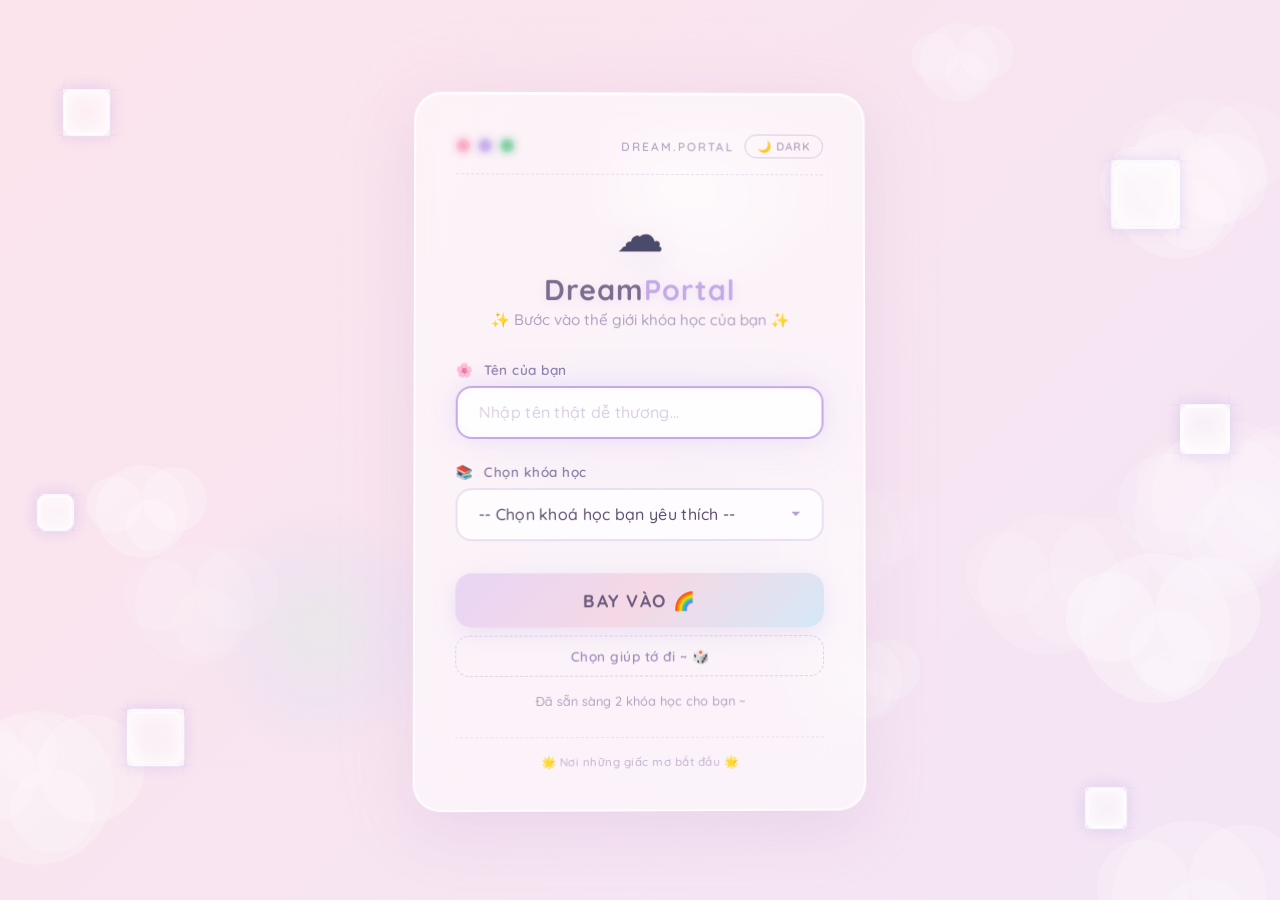
<file: index.html>
<!DOCTYPE html>
<html lang="vi">
<head>
  <meta charset="UTF-8">
  <meta name="viewport" content="width=device-width, initial-scale=1.0">
  <title>Dream Portal — Chọn khóa học</title>
  <style>
    /* ===== RESET & BASE ===== */
    * {
      margin: 0;
      padding: 0;
      box-sizing: border-box;
    }

    body {
      background: linear-gradient(135deg, #fce4ec 0%, #f3e5f5 25%, #e8eaf6 50%, #e0f7fa 75%, #f1f8e9 100%);
      background-size: 400% 400%;
      animation: gradientShift 20s ease-in-out infinite;
      color: #4a4a6a;
      font-family: 'Quicksand', 'Segoe UI', 'Nunito', system-ui, -apple-system, sans-serif;
      min-height: 100vh;
      display: flex;
      align-items: center;
      justify-content: center;
      overflow-x: hidden;
      overflow-y: auto;
      cursor: default;
      user-select: none;
      -webkit-user-select: none;
      transition: background 0.8s ease, color 0.8s ease;
    }

    /* ===== DARK MODE ===== */
    body.dark {
      background: linear-gradient(135deg, #1a1025 0%, #1a1530 25%, #151830 50%, #0f1a25 75%, #181a20 100%);
      background-size: 400% 400%;
      animation: gradientShift 20s ease-in-out infinite;
      color: #c8c0d8;
    }

    body.dark .dream-card {
      background: rgba(30, 20, 40, 0.7);
      border-color: rgba(180, 150, 220, 0.35);
      box-shadow: 0 20px 60px rgba(100, 60, 160, 0.25), 0 0 80px rgba(160, 120, 200, 0.1), inset 0 1px 0 rgba(255, 255, 255, 0.05);
    }
    body.dark .dream-card:hover {
      border-color: rgba(200, 170, 240, 0.6);
      box-shadow: 0 30px 80px rgba(120, 80, 180, 0.4), 0 0 120px rgba(180, 140, 220, 0.2), 0 10px 30px rgba(140, 100, 200, 0.3), inset 0 1px 0 rgba(255, 255, 255, 0.1);
    }
    body.dark .card-title {
      color: #c8b8e0;
    }
    body.dark .card-subtitle {
      color: #a098b8;
    }
    body.dark .input-group label {
      color: #b0a0c8;
    }
    body.dark input,
    body.dark select {
      background: rgba(40, 30, 60, 0.7);
      border-color: rgba(160, 140, 200, 0.35);
      color: #d0c8e8;
    }
    body.dark input::placeholder {
      color: rgba(160, 140, 190, 0.4);
    }
    body.dark input:focus,
    body.dark select:focus {
      border-color: #b8a0e0;
      box-shadow: 0 0 25px rgba(160, 120, 200, 0.3), 0 0 50px rgba(180, 140, 220, 0.1), inset 0 0 15px rgba(180, 140, 220, 0.08);
      background: rgba(50, 38, 70, 0.85);
    }
    body.dark select option {
      background: #2a1e38;
      color: #d0c8e8;
    }
    body.dark .btn-launch {
      background: linear-gradient(135deg, #3a2a50 0%, #4a3058 50%, #3a3558 100%);
      color: #c8b8e0;
      box-shadow: 0 6px 25px rgba(140, 100, 200, 0.3);
    }
    body.dark .btn-launch:hover {
      box-shadow: 0 12px 35px rgba(160, 120, 220, 0.45), 0 0 60px rgba(180, 140, 220, 0.2);
      color: #e0d8f8;
    }
    body.dark .btn-random {
      border-color: rgba(180, 150, 220, 0.5);
      color: #b8a8d8;
    }
    body.dark .btn-random:hover {
      background: rgba(180, 150, 220, 0.15);
      box-shadow: 0 0 25px rgba(160, 120, 200, 0.3);
    }
    body.dark .dream-header-bar {
      border-bottom-color: rgba(160, 140, 200, 0.35);
    }
    body.dark .card-footer {
      border-top-color: rgba(160, 140, 200, 0.25);
      color: #9888b0;
    }
    body.dark .header-label {
      color: #9888b8;
    }
    body.dark .status-line {
      color: #a098b8;
    }
    body.dark .glow-orb {
      background: radial-gradient(circle, rgba(180, 140, 220, 0.2) 0%, rgba(120, 90, 180, 0.08) 40%, transparent 70%);
    }
    body.dark .glow-orb-2 {
      background: radial-gradient(circle, rgba(140, 180, 220, 0.2) 0%, rgba(100, 140, 200, 0.08) 40%, transparent 70%);
    }
    body.dark .cube-wrapper .cube div {
      border-color: rgba(180, 150, 210, 0.45);
      background: rgba(60, 40, 80, 0.2);
      box-shadow: inset 0 0 20px rgba(160, 120, 200, 0.35), 0 0 15px rgba(140, 100, 180, 0.2);
    }
    body.dark .cube-wrapper .cube div {
      border-color: rgba(180, 150, 210, 0.45);
      background: rgba(60, 40, 80, 0.2);
      box-shadow: inset 0 0 20px rgba(160, 120, 200, 0.35), 0 0 15px rgba(140, 100, 180, 0.2);
    }

    @keyframes gradientShift {
      0%,
      100% {
        background-position: 0% 50%;
      }
      25% {
        background-position: 100% 0%;
      }
      50% {
        background-position: 100% 100%;
      }
      75% {
        background-position: 0% 100%;
      }
    }

    /* ===== CLOUDS CANVAS ===== */
    #cloudCanvas {
      position: fixed;
      top: 0;
      left: 0;
      width: 100%;
      height: 100%;
      z-index: 0;
      pointer-events: none;
      opacity: 0.7;
    }

    /* ===== FLOATING BUBBLES ===== */
    .bubble {
      position: fixed;
      z-index: 1;
      pointer-events: none;
      border-radius: 50%;
      background: radial-gradient(circle at 30% 30%,
          rgba(255, 255, 255, 0.8),
          rgba(255, 182, 193, 0.25) 50%,
          rgba(173, 216, 230, 0.1) 100%);
      box-shadow: 0 0 20px rgba(255, 182, 193, 0.3), inset 0 0 20px rgba(255, 255, 255, 0.6);
      animation: floatBubble 10s infinite ease-in-out;
      opacity: 0;
    }

    @keyframes floatBubble {
      0% {
        transform: translateY(0) translateX(0) scale(1);
        opacity: 0;
      }
      15% {
        opacity: 0.8;
      }
      50% {
        opacity: 0.5;
        transform: translateY(-40vh) translateX(30px) scale(1.15);
      }
      85% {
        opacity: 0.15;
      }
      100% {
        transform: translateY(-90vh) translateX(-20px) scale(0.7);
        opacity: 0;
      }
    }

    /* ===== SPARKLE DOTS ===== */
    .sparkle {
      position: fixed;
      z-index: 1;
      pointer-events: none;
      width: 4px;
      height: 4px;
      border-radius: 50%;
      background: #fff;
      box-shadow: 0 0 6px #fff, 0 0 12px rgba(255, 200, 220, 0.8), 0 0 20px rgba(200, 180, 255, 0.5);
      animation: sparkleFloat 7s infinite ease-in;
      opacity: 0;
    }
    @keyframes sparkleFloat {
      0% {
        transform: translateY(0) translateX(0);
        opacity: 0;
      }
      20% {
        opacity: 1;
      }
      80% {
        opacity: 0.3;
      }
      100% {
        transform: translateY(-85vh) translateX(60px);
        opacity: 0;
      }
    }

    /* ===== 3D CUBES ===== */
    .cube-wrapper {
      position: fixed;
      z-index: 2;
      pointer-events: none;
      perspective: 600px;
    }
    .cube {
      width: 50px;
      height: 50px;
      position: relative;
      transform-style: preserve-3d;
      animation: rotateCube 14s infinite linear;
    }
    .cube div {
      position: absolute;
      width: 50px;
      height: 50px;
      border-radius: 8px;
      border: 2px solid rgba(255, 255, 255, 0.7);
      background: rgba(255, 255, 255, 0.25);
      box-shadow: inset 0 0 20px rgba(255, 255, 255, 0.5), 0 0 15px rgba(200, 180, 240, 0.3);
    }
    .cube .front {
      transform: translateZ(25px);
    }
    .cube .back {
      transform: rotateY(180deg) translateZ(25px);
    }
    .cube .left {
      transform: rotateY(-90deg) translateZ(25px);
    }
    .cube .right {
      transform: rotateY(90deg) translateZ(25px);
    }
    .cube .top {
      transform: rotateX(90deg) translateZ(25px);
    }
    .cube .bottom {
      transform: rotateX(-90deg) translateZ(25px);
    }

    @keyframes rotateCube {
      from {
        transform: rotateX(0deg) rotateY(0deg) rotateZ(0deg);
      }
      to {
        transform: rotateX(360deg) rotateY(360deg) rotateZ(180deg);
      }
    }

    .cube-wrapper.cw1 {
      top: 10%;
      left: 5%;
    }
    .cube-wrapper.cw1 .cube {
      animation-duration: 16s;
      width: 45px;
      height: 45px;
    }
    .cube-wrapper.cw1 .cube div {
      width: 45px;
      height: 45px;
    }
    .cube-wrapper.cw1 .cube .front {
      transform: translateZ(22.5px);
    }
    .cube-wrapper.cw1 .cube .back {
      transform: rotateY(180deg) translateZ(22.5px);
    }
    .cube-wrapper.cw1 .cube .left {
      transform: rotateY(-90deg) translateZ(22.5px);
    }
    .cube-wrapper.cw1 .cube .right {
      transform: rotateY(90deg) translateZ(22.5px);
    }
    .cube-wrapper.cw1 .cube .top {
      transform: rotateX(90deg) translateZ(22.5px);
    }
    .cube-wrapper.cw1 .cube .bottom {
      transform: rotateX(-90deg) translateZ(22.5px);
    }

    .cube-wrapper.cw2 {
      top: 18%;
      right: 8%;
    }
    .cube-wrapper.cw2 .cube {
      animation-duration: 20s;
      animation-direction: reverse;
      width: 65px;
      height: 65px;
    }
    .cube-wrapper.cw2 .cube div {
      width: 65px;
      height: 65px;
    }
    .cube-wrapper.cw2 .cube .front {
      transform: translateZ(32.5px);
    }
    .cube-wrapper.cw2 .cube .back {
      transform: rotateY(180deg) translateZ(32.5px);
    }
    .cube-wrapper.cw2 .cube .left {
      transform: rotateY(-90deg) translateZ(32.5px);
    }
    .cube-wrapper.cw2 .cube .right {
      transform: rotateY(90deg) translateZ(32.5px);
    }
    .cube-wrapper.cw2 .cube .top {
      transform: rotateX(90deg) translateZ(32.5px);
    }
    .cube-wrapper.cw2 .cube .bottom {
      transform: rotateX(-90deg) translateZ(32.5px);
    }

    .cube-wrapper.cw3 {
      bottom: 15%;
      left: 10%;
    }
    .cube-wrapper.cw3 .cube {
      animation-duration: 18s;
      width: 55px;
      height: 55px;
    }
    .cube-wrapper.cw3 .cube div {
      width: 55px;
      height: 55px;
    }
    .cube-wrapper.cw3 .cube .front {
      transform: translateZ(27.5px);
    }
    .cube-wrapper.cw3 .cube .back {
      transform: rotateY(180deg) translateZ(27.5px);
    }
    .cube-wrapper.cw3 .cube .left {
      transform: rotateY(-90deg) translateZ(27.5px);
    }
    .cube-wrapper.cw3 .cube .right {
      transform: rotateY(90deg) translateZ(27.5px);
    }
    .cube-wrapper.cw3 .cube .top {
      transform: rotateX(90deg) translateZ(27.5px);
    }
    .cube-wrapper.cw3 .cube .bottom {
      transform: rotateX(-90deg) translateZ(27.5px);
    }

    .cube-wrapper.cw4 {
      bottom: 8%;
      right: 12%;
    }
    .cube-wrapper.cw4 .cube {
      animation-duration: 22s;
      animation-direction: reverse;
      width: 40px;
      height: 40px;
    }
    .cube-wrapper.cw4 .cube div {
      width: 40px;
      height: 40px;
    }
    .cube-wrapper.cw4 .cube .front {
      transform: translateZ(20px);
    }
    .cube-wrapper.cw4 .cube .back {
      transform: rotateY(180deg) translateZ(20px);
    }
    .cube-wrapper.cw4 .cube .left {
      transform: rotateY(-90deg) translateZ(20px);
    }
    .cube-wrapper.cw4 .cube .right {
      transform: rotateY(90deg) translateZ(20px);
    }
    .cube-wrapper.cw4 .cube .top {
      transform: rotateX(90deg) translateZ(20px);
    }
    .cube-wrapper.cw4 .cube .bottom {
      transform: rotateX(-90deg) translateZ(20px);
    }

    .cube-wrapper.cw5 {
      top: 55%;
      left: 3%;
    }
    .cube-wrapper.cw5 .cube {
      animation-duration: 25s;
      width: 35px;
      height: 35px;
    }
    .cube-wrapper.cw5 .cube div {
      width: 35px;
      height: 35px;
    }
    .cube-wrapper.cw5 .cube .front {
      transform: translateZ(17.5px);
    }
    .cube-wrapper.cw5 .cube .back {
      transform: rotateY(180deg) translateZ(17.5px);
    }
    .cube-wrapper.cw5 .cube .left {
      transform: rotateY(-90deg) translateZ(17.5px);
    }
    .cube-wrapper.cw5 .cube .right {
      transform: rotateY(90deg) translateZ(17.5px);
    }
    .cube-wrapper.cw5 .cube .top {
      transform: rotateX(90deg) translateZ(17.5px);
    }
    .cube-wrapper.cw5 .cube .bottom {
      transform: rotateX(-90deg) translateZ(17.5px);
    }

    .cube-wrapper.cw6 {
      top: 45%;
      right: 4%;
    }
    .cube-wrapper.cw6 .cube {
      animation-duration: 19s;
      animation-direction: alternate;
      width: 48px;
      height: 48px;
    }
    .cube-wrapper.cw6 .cube div {
      width: 48px;
      height: 48px;
    }
    .cube-wrapper.cw6 .cube .front {
      transform: translateZ(24px);
    }
    .cube-wrapper.cw6 .cube .back {
      transform: rotateY(180deg) translateZ(24px);
    }
    .cube-wrapper.cw6 .cube .left {
      transform: rotateY(-90deg) translateZ(24px);
    }
    .cube-wrapper.cw6 .cube .right {
      transform: rotateY(90deg) translateZ(24px);
    }
    .cube-wrapper.cw6 .cube .top {
      transform: rotateX(90deg) translateZ(24px);
    }
    .cube-wrapper.cw6 .cube .bottom {
      transform: rotateX(-90deg) translateZ(24px);
    }

    /* ===== MAIN CARD ===== */
    .main-container {
      position: relative;
      z-index: 10;
      width: 100%;
      max-width: 500px;
      padding: 0 1.5rem;
    }

    .dream-card {
      position: relative;
      background: rgba(255, 255, 255, 0.55);
      backdrop-filter: blur(25px);
      -webkit-backdrop-filter: blur(25px);
      border: 2px solid rgba(255, 255, 255, 0.7);
      border-radius: 28px;
      padding: 2.5rem 2.5rem;
      box-shadow: 0 20px 60px rgba(180, 160, 210, 0.2), 0 0 80px rgba(255, 200, 220, 0.15), inset 0 1px 0 rgba(255, 255, 255, 0.8);
      transform: perspective(800px) rotateY(0.5deg) rotateX(0.5deg);
      transition: transform 0.7s cubic-bezier(0.23, 1, 0.32, 1), box-shadow 0.7s cubic-bezier(0.23, 1, 0.32, 1), border-color 0.7s ease, background 0.8s ease;
    }

    .dream-card:hover {
      transform: perspective(800px) rotateY(0deg) rotateX(0deg) translateY(-8px);
      border-color: rgba(255, 255, 255, 0.95);
      box-shadow: 0 30px 80px rgba(180, 160, 210, 0.3), 0 0 120px rgba(255, 200, 220, 0.25), 0 10px 30px rgba(200, 180, 240, 0.2), inset 0 1px 0 rgba(255, 255, 255, 0.9);
    }

    /* ===== WELCOME BACK MESSAGE ===== */
    .welcome-back {
      text-align: center;
      font-size: 0.9rem;
      color: #9a8ab8;
      margin-bottom: 0.6rem;
      font-weight: 600;
      opacity: 0;
      transform: translateY(-8px);
      animation: fadeSlideIn 0.6s 0.2s forwards;
    }
    @keyframes fadeSlideIn {
      to {
        opacity: 1;
        transform: translateY(0);
      }
    }

    /* ===== DECORATIVE HEADER BAR ===== */
    .dream-header-bar {
      display: flex;
      align-items: center;
      gap: 8px;
      margin-bottom: 1.8rem;
      padding-bottom: 1rem;
      border-bottom: 1.5px dashed rgba(200, 180, 220, 0.4);
    }
    .header-circle {
      width: 14px;
      height: 14px;
      border-radius: 50%;
      box-shadow: 0 0 10px currentColor, inset 0 0 6px rgba(255, 255, 255, 0.8);
    }
    .header-circle.pink {
      background: #f8a5c2;
      color: #f8a5c2;
    }
    .header-circle.lavender {
      background: #c4a9e8;
      color: #c4a9e8;
    }
    .header-circle.mint {
      background: #7ecba1;
      color: #7ecba1;
    }
    .header-label {
      margin-left: auto;
      font-size: 0.75rem;
      color: #b8a8c8;
      letter-spacing: 2px;
      font-weight: 600;
      text-transform: uppercase;
      display: flex;
      align-items: center;
      gap: 10px;
    }

    /* ===== DARK MODE TOGGLE ===== */
    .theme-toggle {
      background: none;
      border: 1.5px solid rgba(180, 160, 200, 0.5);
      border-radius: 20px;
      padding: 4px 12px;
      font-family: inherit;
      font-size: 0.7rem;
      font-weight: 600;
      color: #b0a0c0;
      cursor: pointer;
      letter-spacing: 1px;
      text-transform: uppercase;
      transition: all 0.3s ease;
      white-space: nowrap;
    }
    .theme-toggle:hover {
      background: rgba(200, 180, 220, 0.2);
      border-color: rgba(180, 160, 210, 0.8);
      color: #8b7da6;
    }
    body.dark .theme-toggle {
      border-color: rgba(180, 150, 210, 0.5);
      color: #b8a8d0;
    }
    body.dark .theme-toggle:hover {
      background: rgba(180, 150, 210, 0.2);
      color: #d8c8f0;
    }

    /* ===== CLOUD ILLUSTRATION ===== */
    .cloud-icon {
      text-align: center;
      margin-bottom: 0.5rem;
      font-size: 3rem;
      filter: drop-shadow(0 8px 16px rgba(200, 180, 230, 0.35));
      animation: cloudDrift 6s ease-in-out infinite;
    }
    @keyframes cloudDrift {
      0%,
      100% {
        transform: translateX(0);
      }
      50% {
        transform: translateX(15px);
      }
    }

    /* ===== TITLE ===== */
    .card-title {
      font-size: 1.8rem;
      font-weight: 700;
      color: #7c6d8e;
      text-align: center;
      margin-bottom: 0.2rem;
      letter-spacing: 1px;
      text-shadow: 0 2px 10px rgba(200, 180, 230, 0.3);
    }
    .card-title .accent {
      color: #c4a9e8;
    }
    .card-subtitle {
      text-align: center;
      color: #b0a0c0;
      font-size: 0.95rem;
      margin-bottom: 2rem;
      font-weight: 500;
    }
    .star-icon {
      display: inline-block;
      animation: starTwinkle 2s infinite;
      color: #f8c8d8;
    }
    @keyframes starTwinkle {
      0%,
      100% {
        opacity: 0.4;
        transform: scale(0.8);
      }
      50% {
        opacity: 1;
        transform: scale(1.2);
      }
    }

    /* ===== FORM ELEMENTS ===== */
    .input-group {
      margin-bottom: 1.5rem;
    }
    .input-group label {
      display: block;
      color: #8b7da6;
      font-size: 0.85rem;
      margin-bottom: 0.5rem;
      font-weight: 600;
      letter-spacing: 0.5px;
    }
    .input-group label .label-icon {
      display: inline-block;
      margin-right: 6px;
    }

    input,
    select {
      width: 100%;
      padding: 0.9rem 1.3rem;
      background: rgba(255, 255, 255, 0.7);
      border: 2px solid rgba(200, 180, 220, 0.4);
      border-radius: 16px;
      color: #5c4e6e;
      font-family: inherit;
      font-size: 1rem;
      font-weight: 500;
      outline: none;
      transition: all 0.35s ease;
      letter-spacing: 0.3px;
    }
    input::placeholder {
      color: rgba(180, 160, 200, 0.5);
    }
    input:focus,
    select:focus {
      border-color: #c4a9e8;
      box-shadow: 0 0 25px rgba(200, 180, 240, 0.3), 0 0 50px rgba(220, 200, 250, 0.12), inset 0 0 15px rgba(200, 180, 240, 0.08);
      background: rgba(255, 255, 255, 0.9);
    }

    select {
      cursor: pointer;
      appearance: none;
      -webkit-appearance: none;
      background-image: url("data:image/svg+xml,%3Csvg xmlns='http://www.w3.org/2000/svg' width='14' height='14' fill='%23b8a0d0' viewBox='0 0 16 16'%3E%3Cpath d='M8 10.5L3 5.5h10z'/%3E%3C/svg%3E");
      background-repeat: no-repeat;
      background-position: right 1.2rem center;
      padding-right: 2.8rem;
    }
    select option {
      background: #fefcff;
      color: #5c4e6e;
    }

    /* ===== BUTTONS ===== */
    .btn-launch {
      width: 100%;
      padding: 1rem;
      margin-top: 0.5rem;
      background: linear-gradient(135deg, #e8d5f5 0%, #f5d8e5 50%, #d5e8f7 100%);
      border: none;
      border-radius: 16px;
      color: #6b5b7e;
      font-family: inherit;
      font-size: 1.1rem;
      font-weight: 700;
      letter-spacing: 1.5px;
      text-transform: uppercase;
      cursor: pointer;
      position: relative;
      overflow: hidden;
      transition: all 0.4s ease;
      z-index: 1;
      box-shadow: 0 6px 25px rgba(200, 180, 230, 0.3);
    }
    .btn-launch::before {
      content: "";
      position: absolute;
      top: -50%;
      left: -50%;
      width: 200%;
      height: 200%;
      background: radial-gradient(circle, rgba(255, 255, 255, 0.6) 0%, transparent 60%);
      opacity: 0;
      transition: opacity 0.4s ease;
      z-index: -1;
    }
    .btn-launch:hover::before {
      opacity: 1;
    }
    .btn-launch:hover {
      transform: translateY(-4px);
      box-shadow: 0 12px 35px rgba(200, 180, 240, 0.45), 0 0 60px rgba(220, 200, 250, 0.25);
      color: #4a3d5c;
    }
    .btn-launch:active {
      transform: translateY(1px);
      box-shadow: 0 4px 15px rgba(200, 180, 230, 0.3);
    }

    .btn-random {
      width: 100%;
      padding: 0.7rem;
      margin-top: 0.5rem;
      background: transparent;
      border: 1.5px dashed rgba(200, 180, 220, 0.6);
      border-radius: 14px;
      color: #a090b8;
      font-family: inherit;
      font-size: 0.85rem;
      font-weight: 600;
      letter-spacing: 0.5px;
      cursor: pointer;
      transition: all 0.35s ease;
      text-align: center;
    }
    .btn-random:hover {
      background: rgba(200, 180, 230, 0.15);
      border-color: #c4a9e8;
      color: #7c6d8e;
      box-shadow: 0 0 25px rgba(200, 180, 240, 0.25);
      transform: translateY(-2px);
    }
    .btn-random:active {
      transform: scale(0.97);
    }
    .btn-random.spinning {
      pointer-events: none;
      animation: spinChoice 0.8s ease-in-out;
    }
    @keyframes spinChoice {
      0% {
        transform: rotateY(0deg);
        color: #a090b8;
      }
      50% {
        transform: rotateY(360deg);
        color: #c4a9e8;
      }
      100% {
        transform: rotateY(720deg);
        color: #7c6d8e;
      }
    }

    /* ===== STATUS LINE ===== */
    .status-line {
      text-align: center;
      margin-top: 1rem;
      font-size: 0.8rem;
      color: #b0a0c0;
      min-height: 20px;
      font-weight: 500;
      transition: all 0.3s ease;
    }
    .status-line.error {
      color: #e88a9a;
    }
    .status-line.success {
      color: #7ecba1;
    }

    /* ===== FOOTER ===== */
    .card-footer {
      margin-top: 1.5rem;
      padding-top: 1rem;
      border-top: 1.5px dashed rgba(200, 180, 220, 0.3);
      text-align: center;
      font-size: 0.72rem;
      color: #c0b0d0;
      letter-spacing: 0.5px;
      font-weight: 500;
    }

    /* ===== GLOW ORBS ===== */
    .glow-orb {
      position: fixed;
      z-index: 1;
      pointer-events: none;
      width: 400px;
      height: 400px;
      border-radius: 50%;
      background: radial-gradient(circle, rgba(240, 210, 245, 0.25) 0%, rgba(210, 230, 250, 0.1) 40%, transparent 70%);
      top: 50%;
      left: 50%;
      transform: translate(-50%, -50%);
      animation: orbPulse 5s infinite ease-in-out;
    }
    @keyframes orbPulse {
      0%,
      100% {
        transform: translate(-50%, -50%) scale(1);
        opacity: 0.5;
      }
      50% {
        transform: translate(-50%, -50%) scale(1.4);
        opacity: 0.85;
      }
    }

    .glow-orb-2 {
      position: fixed;
      z-index: 1;
      pointer-events: none;
      width: 250px;
      height: 250px;
      border-radius: 50%;
      background: radial-gradient(circle, rgba(200, 240, 220, 0.3) 0%, rgba(180, 220, 250, 0.1) 40%, transparent 70%);
      top: 70%;
      left: 25%;
      transform: translate(-50%, -50%);
      animation: orbPulse2 7s infinite ease-in-out;
    }
    @keyframes orbPulse2 {
      0%,
      100% {
        transform: translate(-50%, -50%) scale(1);
        opacity: 0.35;
      }
      50% {
        transform: translate(-50%, -50%) scale(1.5);
        opacity: 0.7;
      }
    }

    /* ===== PAGE TRANSITION OVERLAY ===== */
    .page-transition-overlay {
      position: fixed;
      inset: 0;
      z-index: 999;
      pointer-events: none;
      background: rgba(255, 255, 255, 0);
      transition: background 0.5s ease;
    }
    .page-transition-overlay.active {
      background: rgba(255, 255, 255, 0.92);
      pointer-events: all;
    }
    body.dark .page-transition-overlay.active {
      background: rgba(20, 15, 30, 0.92);
    }

    /* ===== RESPONSIVE ===== */
    @media (max-width: 520px) {
      .dream-card {
        padding: 2rem 1.5rem;
        border-radius: 22px;
      }
      .card-title {
        font-size: 1.4rem;
      }
      .cloud-icon {
        font-size: 2.2rem;
      }
      .header-label {
        font-size: 0.65rem;
      }
      .theme-toggle {
        font-size: 0.6rem;
        padding: 3px 8px;
      }
    }
  </style>
  <!-- Google Fonts -->
  <link rel="preconnect" href="https://fonts.googleapis.com">
  <link rel="preconnect" href="https://fonts.gstatic.com" crossorigin>
  <link href="https://fonts.googleapis.com/css2?family=Quicksand:wght@400;500;600;700&family=Nunito:wght@400;600;700&display=swap" rel="stylesheet">
</head>
<body>
  <!-- Clouds Canvas -->
  <canvas id="cloudCanvas"></canvas>

  <!-- Glow Orbs -->
  <div class="glow-orb"></div>
  <div class="glow-orb-2"></div>

  <!-- Page Transition Overlay -->
  <div class="page-transition-overlay" id="pageOverlay"></div>

  <!-- 3D Cubes -->
  <div class="cube-wrapper cw1"><div class="cube"><div class="front"></div><div class="back"></div><div class="left"></div><div class="right"></div><div class="top"></div><div class="bottom"></div></div></div>
  <div class="cube-wrapper cw2"><div class="cube"><div class="front"></div><div class="back"></div><div class="left"></div><div class="right"></div><div class="top"></div><div class="bottom"></div></div></div>
  <div class="cube-wrapper cw3"><div class="cube"><div class="front"></div><div class="back"></div><div class="left"></div><div class="right"></div><div class="top"></div><div class="bottom"></div></div></div>
  <div class="cube-wrapper cw4"><div class="cube"><div class="front"></div><div class="back"></div><div class="left"></div><div class="right"></div><div class="top"></div><div class="bottom"></div></div></div>
  <div class="cube-wrapper cw5"><div class="cube"><div class="front"></div><div class="back"></div><div class="left"></div><div class="right"></div><div class="top"></div><div class="bottom"></div></div></div>
  <div class="cube-wrapper cw6"><div class="cube"><div class="front"></div><div class="back"></div><div class="left"></div><div class="right"></div><div class="top"></div><div class="bottom"></div></div></div>

  <!-- Bubbles & Sparkles Container -->
  <div id="fxContainer"></div>

  <!-- Main Card -->
  <div class="main-container">
    <div class="dream-card">
      <!-- Header Bar -->
      <div class="dream-header-bar">
        <span class="header-circle pink"></span>
        <span class="header-circle lavender"></span>
        <span class="header-circle mint"></span>
        <span class="header-label">
          dream.portal
          <button class="theme-toggle" id="themeToggle" title="Đổi giao diện sáng/tối">🌙 Dark</button>
        </span>
      </div>

      <!-- Cloud Icon -->
      <div class="cloud-icon">☁️</div>

      <!-- Welcome Back Message -->
      <div class="welcome-back" id="welcomeBack" style="display:none;"></div>

      <!-- Title -->
      <h1 class="card-title">Dream<span class="accent">Portal</span></h1>
      <p class="card-subtitle">
        <span class="star-icon" style="animation-delay:0s;">✨</span>
        Bước vào thế giới khóa học của bạn
        <span class="star-icon" style="animation-delay:1s;">✨</span>
      </p>

      <!-- Form -->
      <form id="dreamLoginForm">
        <div class="input-group">
          <label for="username">
            <span class="label-icon">🌸</span> Tên của bạn
          </label>
          <input
            type="text"
            id="username"
            placeholder="Nhập tên thật dễ thương..."
            autocomplete="off"
            required
          >
        </div>

        <div class="input-group">
          <label for="course">
            <span class="label-icon">📚</span> Chọn khóa học
          </label>
          <select id="course" required>
            <option value="">-- Đang tải danh sách... --</option>
          </select>
        </div>

        <button type="submit" class="btn-launch">Bay Vào 🌈</button>
        <button type="button" class="btn-random" id="btnRandom">Chọn giúp tớ đi ~ 🎲</button>

        <div id="statusLine" class="status-line"></div>
      </form>

      <!-- Footer -->
      <div class="card-footer">
        🌟 Nơi những giấc mơ bắt đầu 🌟
      </div>
    </div>
  </div>

  <script>
    // =============================================
    // 1. CLOUDS CANVAS
    // =============================================
    (function clouds() {
      const canvas = document.getElementById('cloudCanvas');
      const ctx = canvas.getContext('2d');

      function resize() {
        canvas.width = window.innerWidth;
        canvas.height = window.innerHeight;
      }
      resize();
      window.addEventListener('resize', resize);

      const cloudParticles = [];
      const cloudCount = 18;

      for (let i = 0; i < cloudCount; i++) {
        cloudParticles.push({
          x: Math.random() * canvas.width,
          y: Math.random() * canvas.height,
          radius: Math.random() * 60 + 25,
          speed: Math.random() * 0.25 + 0.1,
          opacity: Math.random() * 0.3 + 0.1,
        });
      }

      function drawCloud(x, y, radius, opacity) {
        ctx.save();
        ctx.globalAlpha = opacity;
        ctx.fillStyle = '#ffffff';
        ctx.beginPath();
        ctx.arc(x, y, radius, 0, Math.PI * 2);
        ctx.fill();
        ctx.beginPath();
        ctx.arc(x + radius * 0.7, y - radius * 0.25, radius * 0.7, 0, Math.PI * 2);
        ctx.fill();
        ctx.beginPath();
        ctx.arc(x - radius * 0.6, y - radius * 0.15, radius * 0.6, 0, Math.PI * 2);
        ctx.fill();
        ctx.beginPath();
        ctx.arc(x + radius * 0.2, y + radius * 0.3, radius * 0.55, 0, Math.PI * 2);
        ctx.fill();
        ctx.restore();
      }

      function animate() {
        ctx.clearRect(0, 0, canvas.width, canvas.height);
        for (let p of cloudParticles) {
          drawCloud(p.x, p.y, p.radius, p.opacity);
          p.x += p.speed;
          if (p.x > canvas.width + p.radius * 2) {
            p.x = -p.radius * 2;
            p.y = Math.random() * canvas.height;
          }
        }
        requestAnimationFrame(animate);
      }
      animate();
    })();

    // =============================================
    // 2. BUBBLES & SPARKLES
    // =============================================
    (function fx() {
      const container = document.getElementById('fxContainer');

      function createBubble() {
        const bubble = document.createElement('div');
        bubble.classList.add('bubble');
        const size = Math.random() * 50 + 30;
        bubble.style.width = size + 'px';
        bubble.style.height = size + 'px';
        bubble.style.left = Math.random() * 100 + '%';
        bubble.style.bottom = '-60px';
        bubble.style.animationDuration = Math.random() * 14 + 8 + 's';
        bubble.style.animationDelay = Math.random() * 6 + 's';
        container.appendChild(bubble);

        const totalDuration = parseFloat(bubble.style.animationDuration) +
          parseFloat(bubble.style.animationDelay);
        setTimeout(() => {
          if (bubble.parentNode) bubble.remove();
          createBubble();
        }, totalDuration * 1000 + 500);
      }

      function createSparkle() {
        const sparkle = document.createElement('div');
        sparkle.classList.add('sparkle');
        sparkle.style.left = Math.random() * 100 + '%';
        sparkle.style.bottom = '-10px';
        sparkle.style.animationDuration = Math.random() * 10 + 5 + 's';
        sparkle.style.animationDelay = Math.random() * 4 + 's';
        container.appendChild(sparkle);

        const totalDuration = parseFloat(sparkle.style.animationDuration) +
          parseFloat(sparkle.style.animationDelay);
        setTimeout(() => {
          if (sparkle.parentNode) sparkle.remove();
          createSparkle();
        }, totalDuration * 1000 + 500);
      }

      for (let i = 0; i < 10; i++) createBubble();
      for (let i = 0; i < 20; i++) createSparkle();
    })();

    // =============================================
    // 3. DARK MODE TOGGLE
    // =============================================
    (function themeToggle() {
      const btn = document.getElementById('themeToggle');
      const body = document.body;

      // Check saved preference
      const savedTheme = localStorage.getItem('dream-portal-theme');
      if (savedTheme === 'dark') {
        body.classList.add('dark');
        btn.innerHTML = '☀️ Light';
      }

      btn.addEventListener('click', () => {
        body.classList.toggle('dark');
        if (body.classList.contains('dark')) {
          btn.innerHTML = '☀️ Light';
          localStorage.setItem('dream-portal-theme', 'dark');
        } else {
          btn.innerHTML = '🌙 Dark';
          localStorage.setItem('dream-portal-theme', 'light');
        }
      });
    })();

    // =============================================
    // 4. LOAD COURSES, WELCOME BACK & FORM HANDLER
    // =============================================
    (async function initForm() {
      const courseSelect = document.getElementById('course');
      const statusLine = document.getElementById('statusLine');
      const form = document.getElementById('dreamLoginForm');
      const usernameInput = document.getElementById('username');
      const welcomeBack = document.getElementById('welcomeBack');
      const btnRandom = document.getElementById('btnRandom');
      const pageOverlay = document.getElementById('pageOverlay');
      const btnLaunch = form.querySelector('.btn-launch');

      let allCourses = [];

      // 4a. Check localStorage for returning user
      const savedName = localStorage.getItem('dream-portal-username');
      if (savedName) {
        welcomeBack.style.display = 'block';
        welcomeBack.textContent = 'Chào mừng trở lại, ' + savedName + '!';
        usernameInput.value = savedName;
      }

      // 4b. Load danh sách khóa học
      try {
        const response = await fetch('courses.json');
        if (!response.ok) throw new Error('Không thể tải danh sách khóa học');
        allCourses = await response.json();
        courseSelect.innerHTML = '<option value="">-- Chọn khoá học bạn yêu thích --</option>';
        allCourses.forEach(course => {
          const option = document.createElement('option');
          option.value = course.file;
          option.textContent = course.name;
          courseSelect.appendChild(option);
        });
        statusLine.textContent = 'Đã sẵn sàng ' + allCourses.length + ' khóa học cho bạn ~';
        statusLine.className = 'status-line';
      } catch (err) {
        courseSelect.innerHTML = '<option value="">-- Không tải được danh sách --</option>';
        statusLine.textContent = 'Ôi không, lỗi mất rồi... Kiểm tra lại courses.json nhé';
        statusLine.className = 'status-line error';
        console.error(err);
      }

      // 4c. Focus vào input
      setTimeout(() => usernameInput.focus(), 600);

      // 4d. Nút random khóa học
      btnRandom.addEventListener('click', function() {
        if (allCourses.length === 0) return;

        // Animation spin
        btnRandom.classList.add('spinning');
        btnRandom.textContent = 'Đang chọn... ✨';

        // Random highlight trên select
        let count = 0;
        const maxFlashes = 10;
        const flashInterval = 80;

        const flash = setInterval(() => {
          const randomIndex = Math.floor(Math.random() * allCourses.length);
          courseSelect.selectedIndex = randomIndex + 1; // +1 vì option đầu là placeholder
          count++;
          if (count >= maxFlashes) {
            clearInterval(flash);
            // Chọn khóa cuối cùng
            const finalIndex = Math.floor(Math.random() * allCourses.length);
            courseSelect.selectedIndex = finalIndex + 1;
            btnRandom.classList.remove('spinning');
            btnRandom.textContent = 'Đã chọn: ' + allCourses[finalIndex].name + ' ~';
            statusLine.textContent = 'Đã chọn giúp bạn khóa học này nha ~';
            statusLine.className = 'status-line';
            setTimeout(() => {
              btnRandom.textContent = 'Chọn giúp tớ đi ~ 🎲';
            }, 2000);
          }
        }, flashInterval);
      });

      // 4e. Xử lý submit
      form.addEventListener('submit', function(e) {
        e.preventDefault();
        const username = usernameInput.value.trim();
        const selectedFile = courseSelect.value;

        if (!username) {
          statusLine.textContent = 'Bạn ơi, nhập tên vào nha ~';
          statusLine.className = 'status-line error';
          usernameInput.focus();
          return;
        }
        if (!selectedFile) {
          statusLine.textContent = 'Chọn một khóa học bạn muốn khám phá nhé ~';
          statusLine.className = 'status-line error';
          return;
        }

        // Lưu tên vào localStorage
        localStorage.setItem('dream-portal-username', username);

        statusLine.textContent = 'Chào mừng ' + username + '! Đưa bạn đến khóa học ngay đây...';
        statusLine.className = 'status-line success';

        // Hiệu ứng glow trên card
        const card = document.querySelector('.dream-card');
        card.style.boxShadow =
          '0 30px 90px rgba(200,180,240,0.5), 0 0 150px rgba(220,200,250,0.3), inset 0 1px 0 rgba(255,255,255,0.9)';
        card.style.borderColor = 'rgba(255,255,255,0.95)';
        card.style.transition = 'all 0.6s ease';

        // Bắn confetti
        launchConfetti();

        // Fade out overlay rồi chuyển trang
        setTimeout(() => {
          pageOverlay.classList.add('active');
        }, 600);

        setTimeout(() => {
          window.location.href = selectedFile;
        }, 1400);
      });
    })();

    // =============================================
    // 5. CONFETTI (canvas-confetti inspired, lightweight)
    // =============================================
    function launchConfetti() {
      const colors = [
        '#f8a5c2', '#c4a9e8', '#7ecba1', '#f9d89c',
        '#a4c8f0', '#f5c4d0', '#c8e0d8', '#e8c8f0',
        '#fce4a8', '#d5c8f0', '#f0c8c8', '#c8d8f0'
      ];

      const confettiCount = 80;
      const body = document.body;

      for (let i = 0; i < confettiCount; i++) {
        const confetti = document.createElement('div');
        const size = Math.random() * 10 + 6;
        const color = colors[Math.floor(Math.random() * colors.length)];
        const left = Math.random() * 100;
        const delay = Math.random() * 0.4;
        const duration = Math.random() * 1.5 + 2;
        const rotation = Math.random() * 360;
        const sway = (Math.random() - 0.5) * 200;

        confetti.style.cssText = `
          position: fixed;
          z-index: 998;
          pointer-events: none;
          top: -20px;
          left: ${left}%;
          width: ${size}px;
          height: ${size * 1.6}px;
          background: ${color};
          border-radius: ${Math.random() > 0.5 ? '50%' : '2px'};
          opacity: 0.9;
          animation: confettiFall ${duration}s ease-in ${delay}s forwards;
          --sway: ${sway}px;
          transform: rotate(${rotation}deg);
        `;
        body.appendChild(confetti);

        setTimeout(() => {
          if (confetti.parentNode) confetti.remove();
        }, (duration + delay) * 1000 + 200);
      }

      // Inject keyframes nếu chưa có
      if (!document.getElementById('confettiKeyframes')) {
        const style = document.createElement('style');
        style.id = 'confettiKeyframes';
        style.textContent = `
          @keyframes confettiFall {
            0% {
              transform: translateY(0) translateX(0) rotate(0deg);
              opacity: 1;
            }
            30% {
              opacity: 0.9;
            }
            80% {
              opacity: 0.5;
            }
            100% {
              transform: translateY(105vh) translateX(var(--sway)) rotate(720deg);
              opacity: 0;
            }
          }
        `;
        document.head.appendChild(style);
      }
    }
  </script>
</body>
</html>
</file>
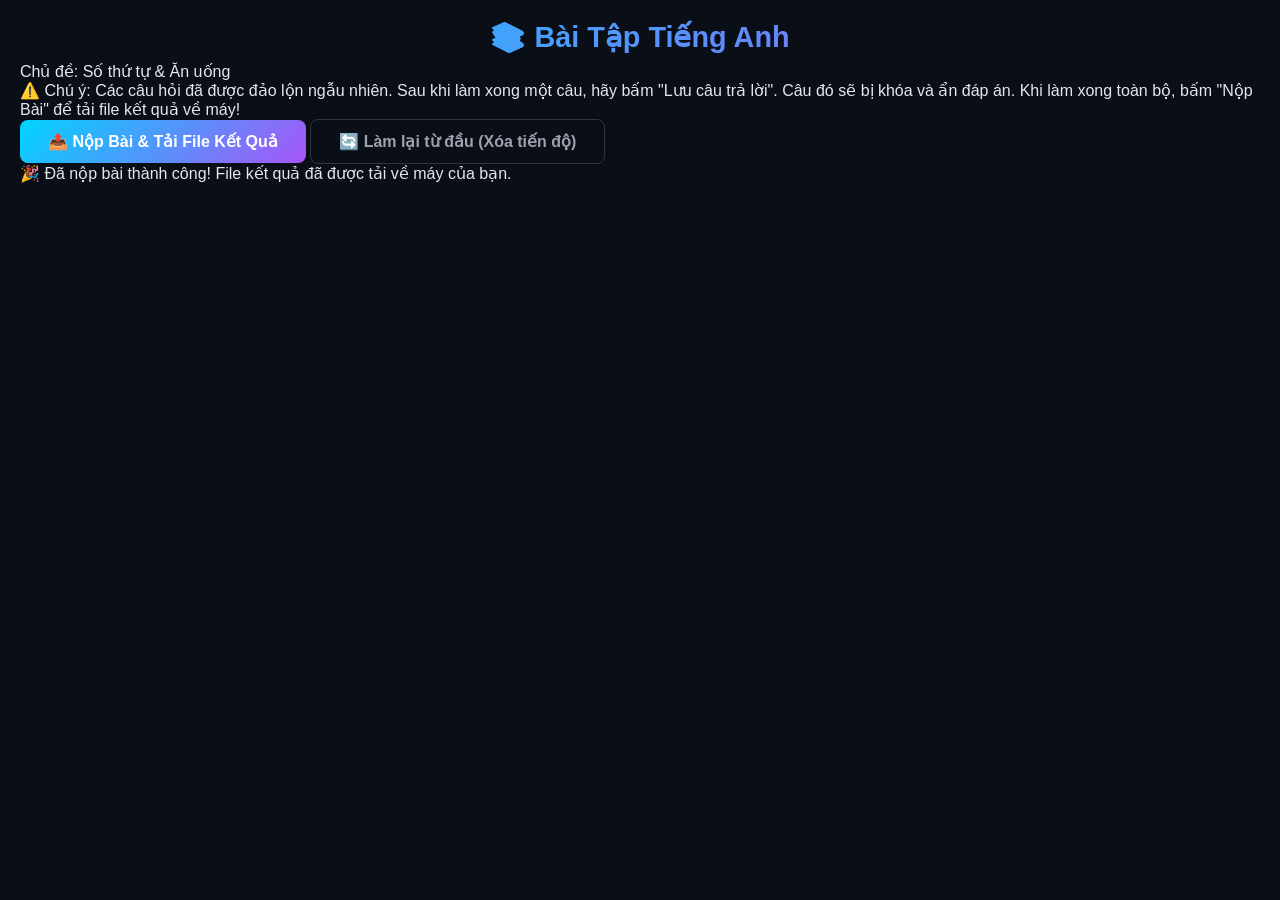
<file: deepseek_html_20260722_b5bd4c.html>
<!DOCTYPE html>
<html lang="vi">
<head>
    <meta charset="UTF-8">
    <meta name="viewport" content="width=device-width, initial-scale=1.0">
    <title>Bài Tập Tương Tác Tiếng Anh</title>
    <link rel="stylesheet" href="style.css">
</head>
<body>

<div class="container">
    <h1>📚 Bài Tập Tiếng Anh</h1>
    <p class="subtitle">Chủ đề: Số thứ tự &amp; Ăn uống</p>
    <div class="instruction">
        ⚠️ Chú ý: Các câu hỏi đã được đảo lộn ngẫu nhiên. Sau khi làm xong một câu, hãy bấm "Lưu câu trả lời". Câu đó sẽ bị khóa và ẩn đáp án. Khi làm xong toàn bộ, bấm "Nộp Bài" để tải file kết quả về máy!
    </div>
    
    <div id="quiz-container">
        <!-- Câu hỏi sẽ được Javascript render tại đây -->
    </div>

    <button id="btn-finish" class="btn-submit" onclick="finishAndDownload()">📤 Nộp Bài &amp; Tải File Kết Quả</button>
    
    <!-- Nút Reset (tùy chọn) -->
    <button onclick="resetAll()" class="btn-reset">🔄 Làm lại từ đầu (Xóa tiến độ)</button>

    <div id="result-message">
        🎉 Đã nộp bài thành công! File kết quả đã được tải về máy của bạn.
    </div>
</div>

<script src="script.js"></script>
</body>
</html>
</file>
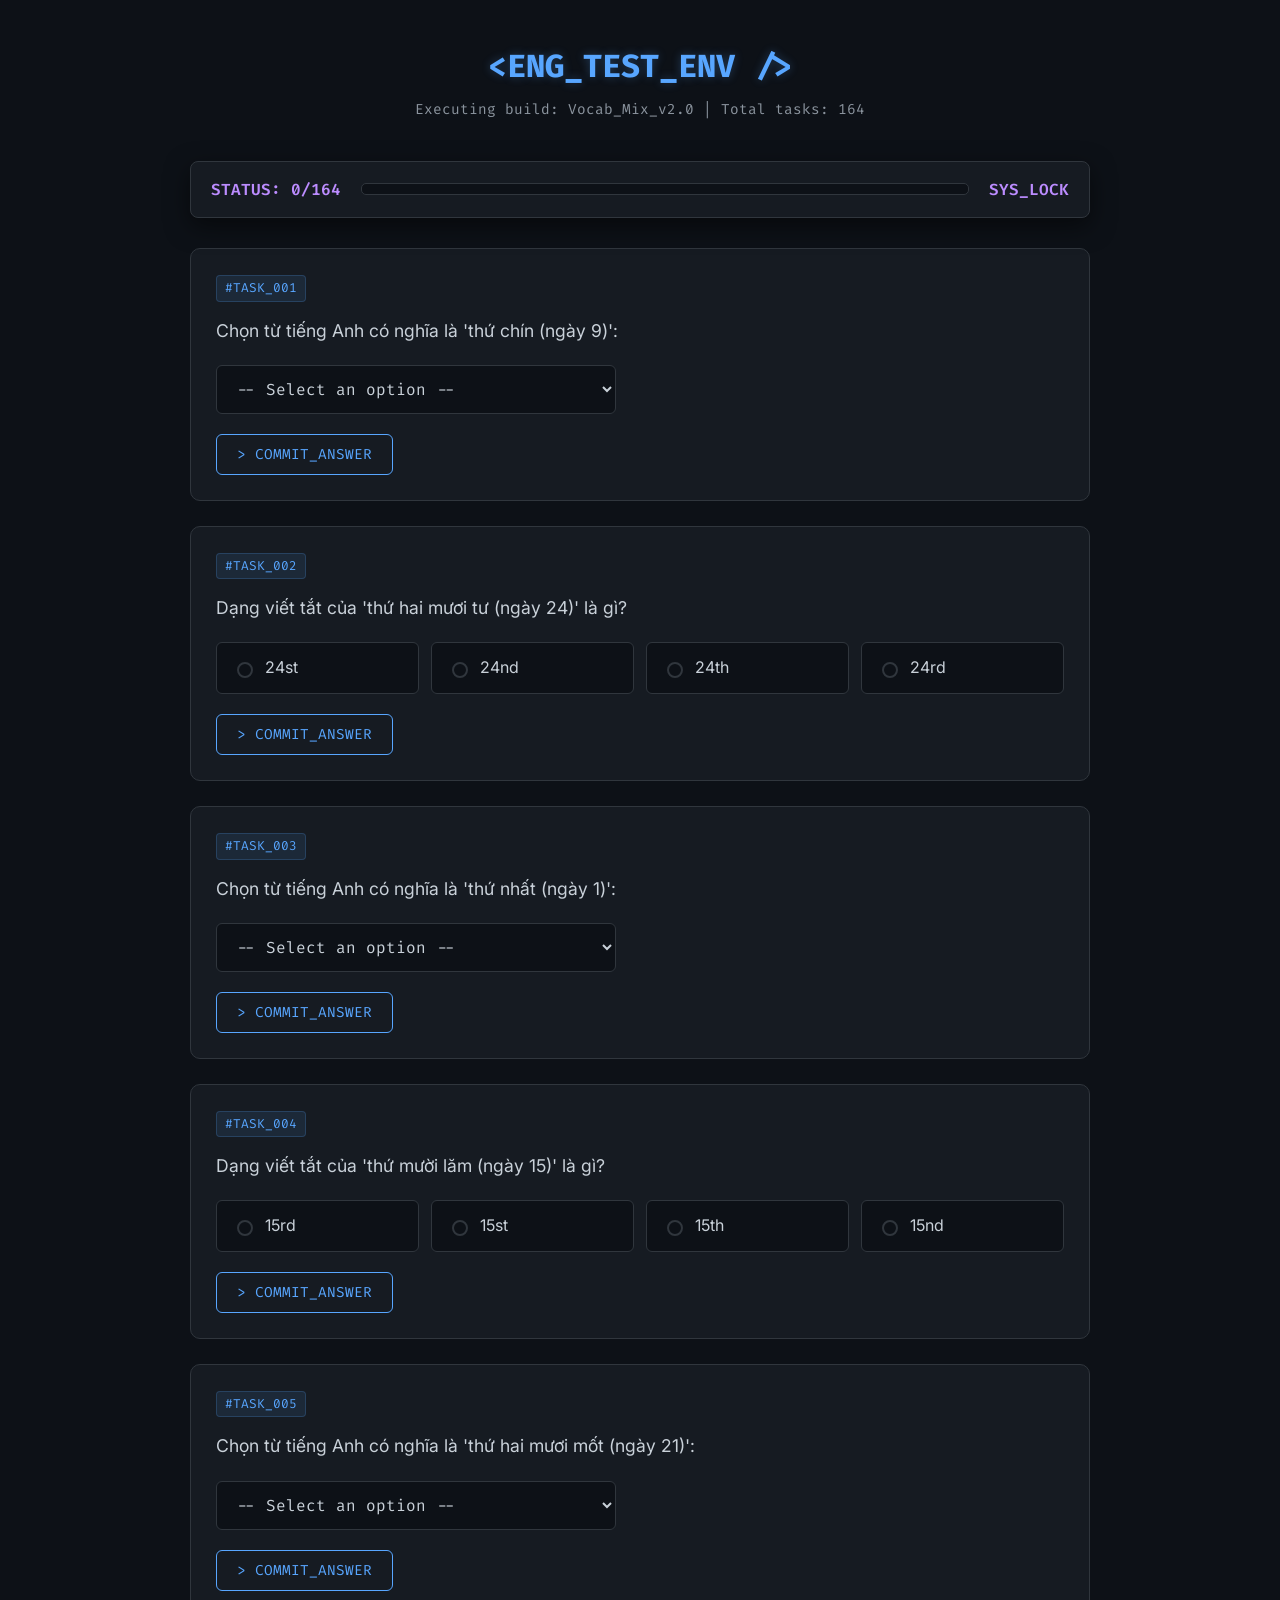
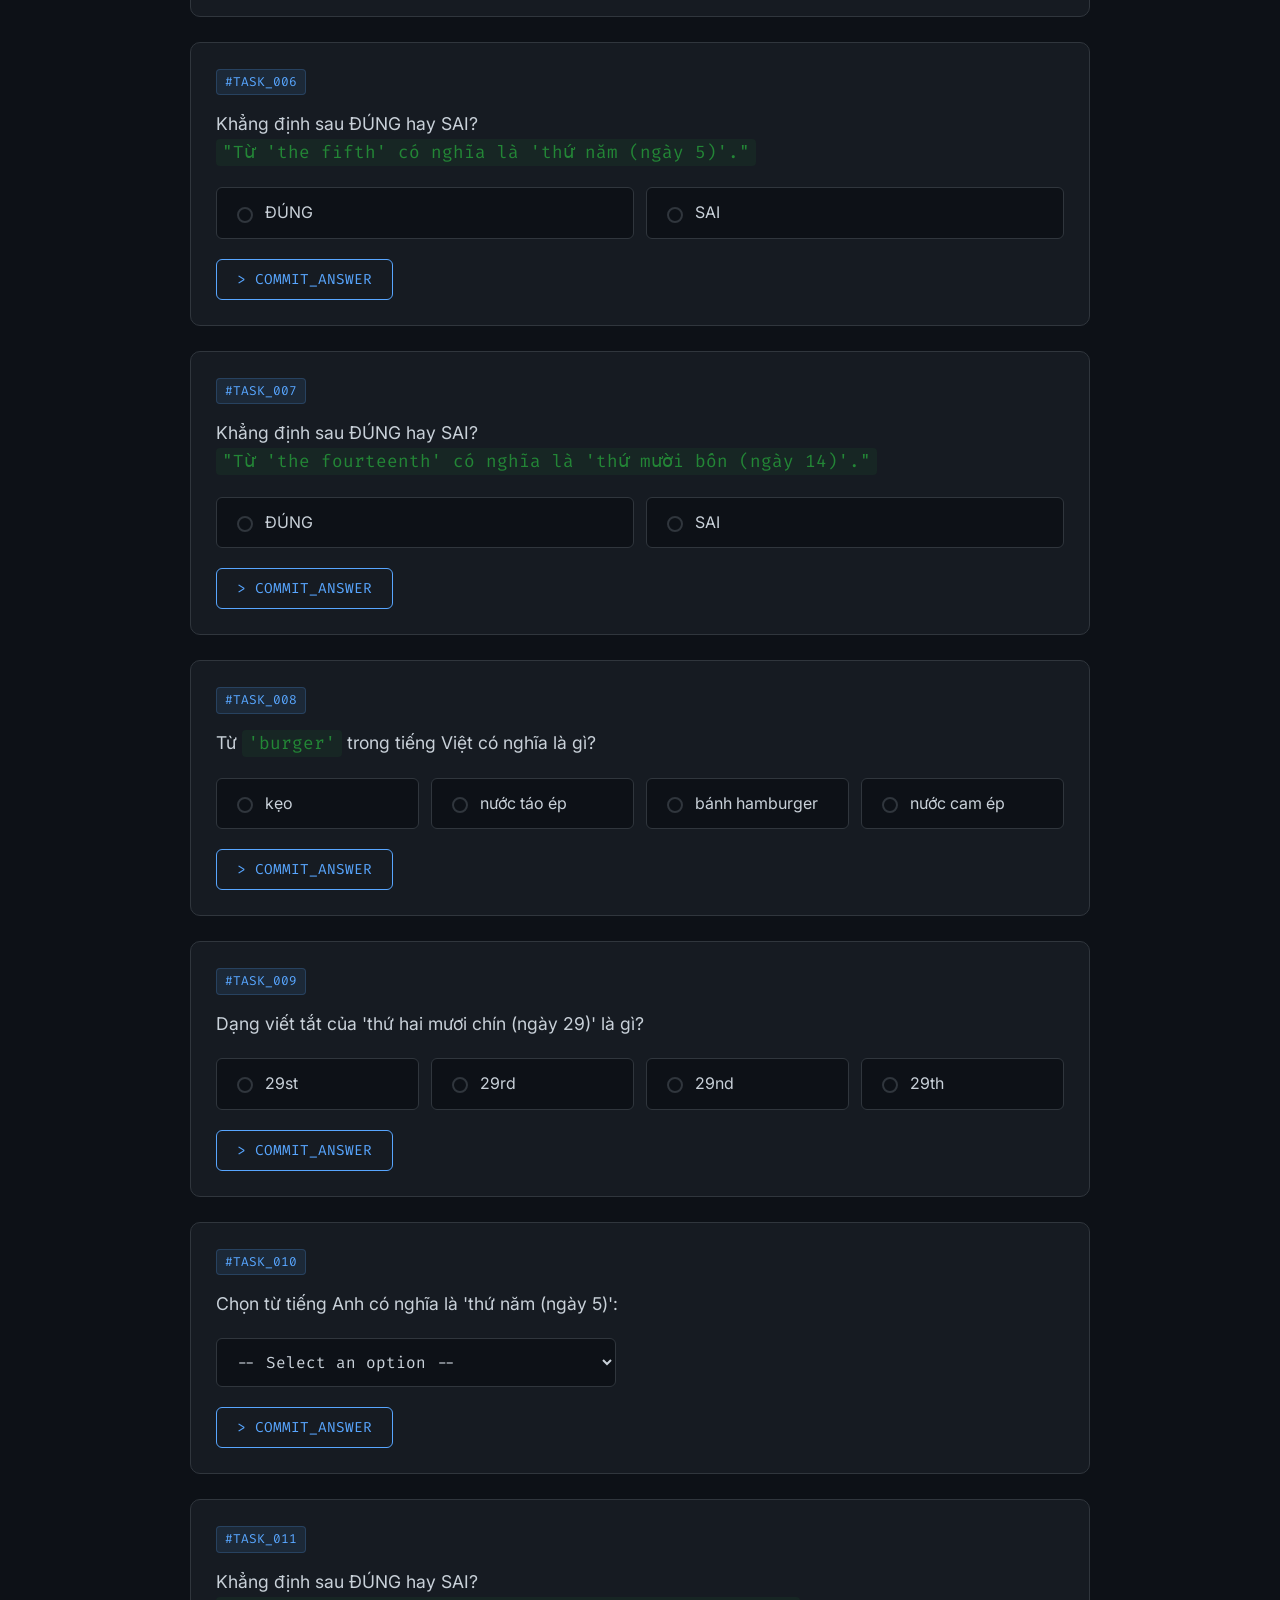
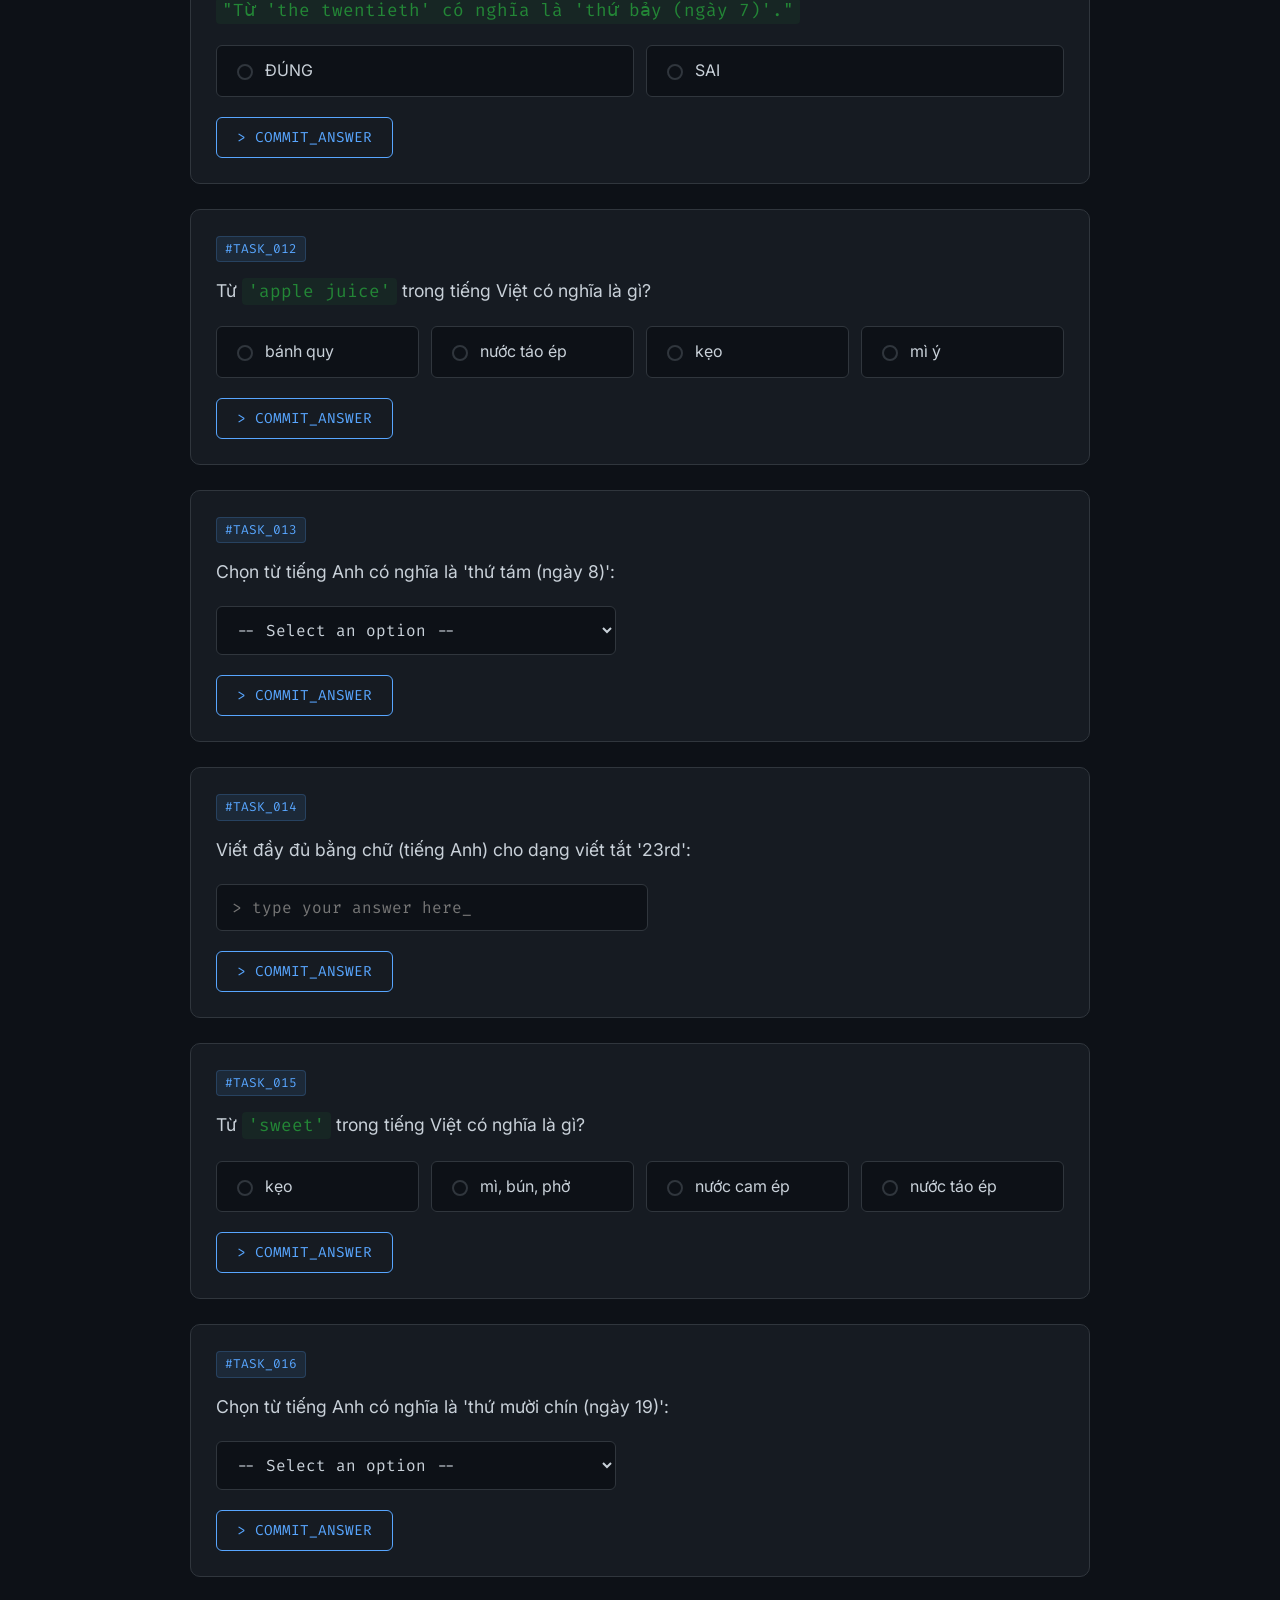
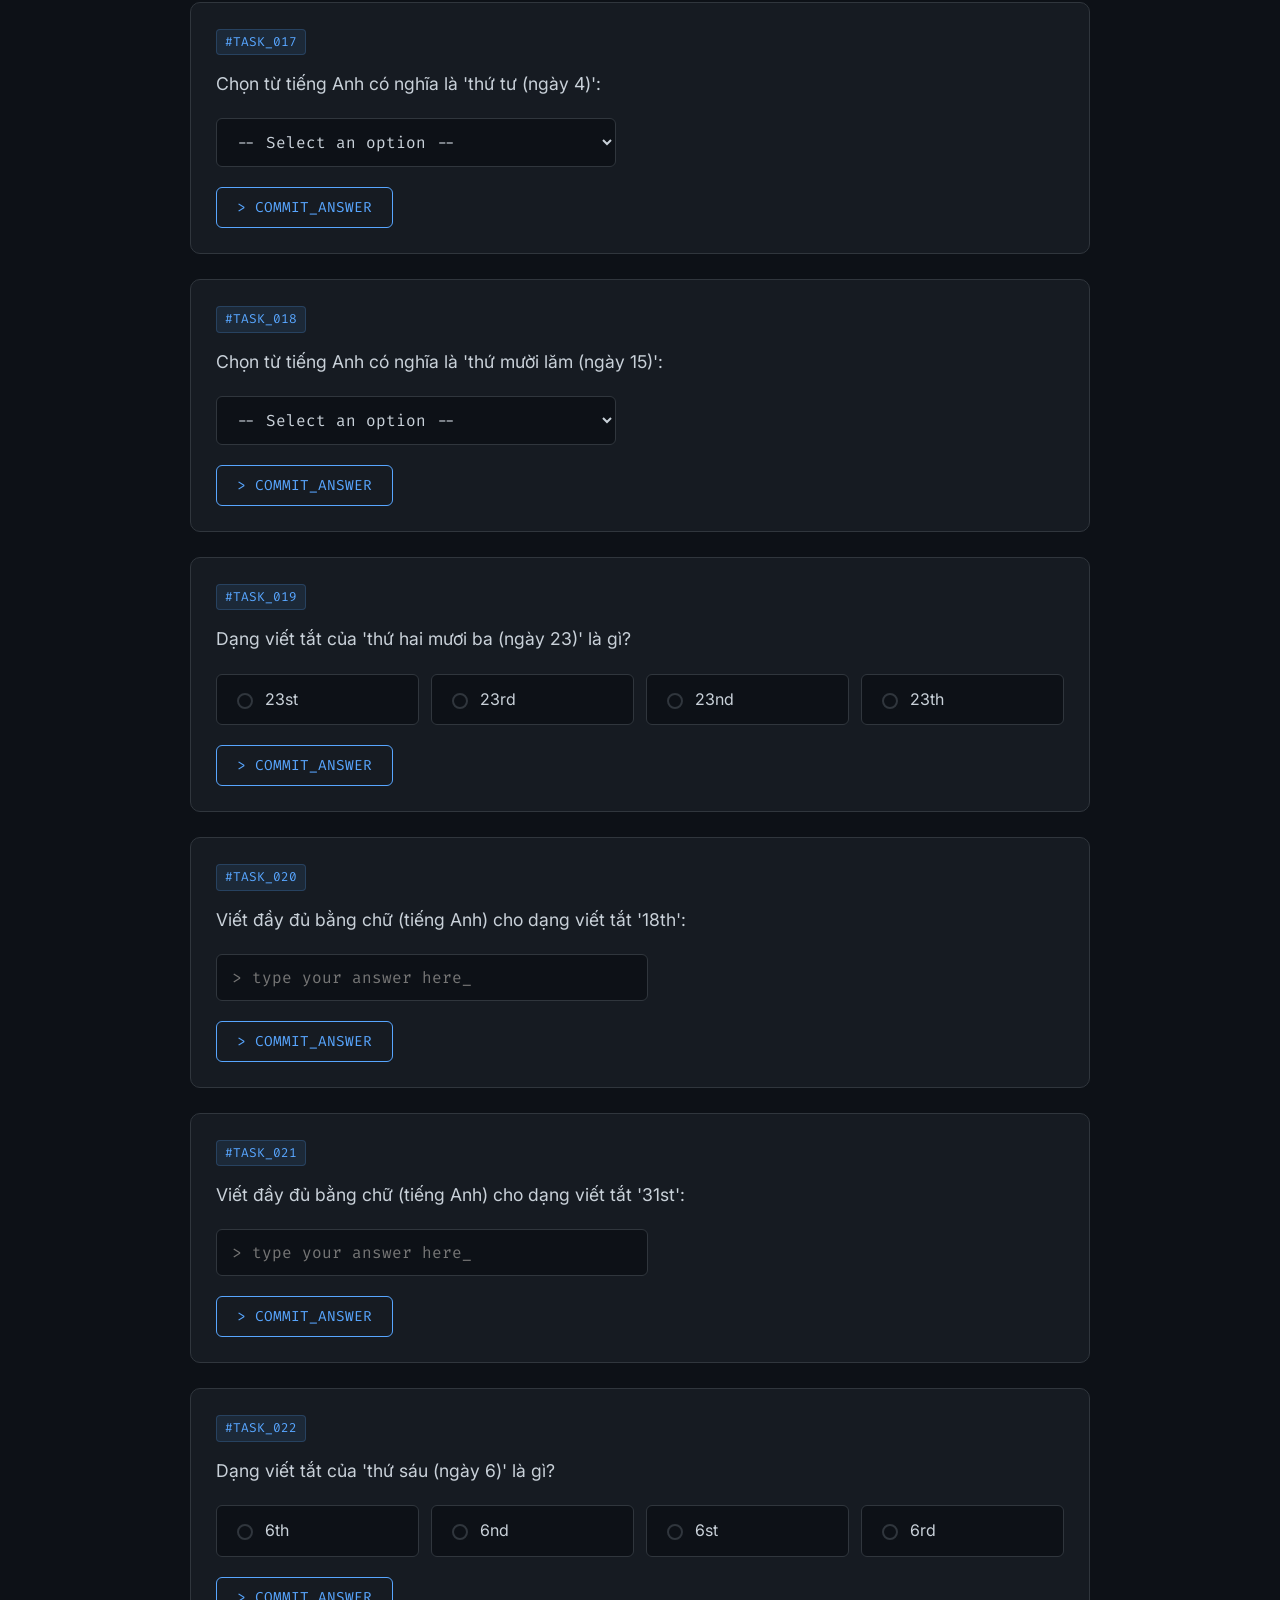
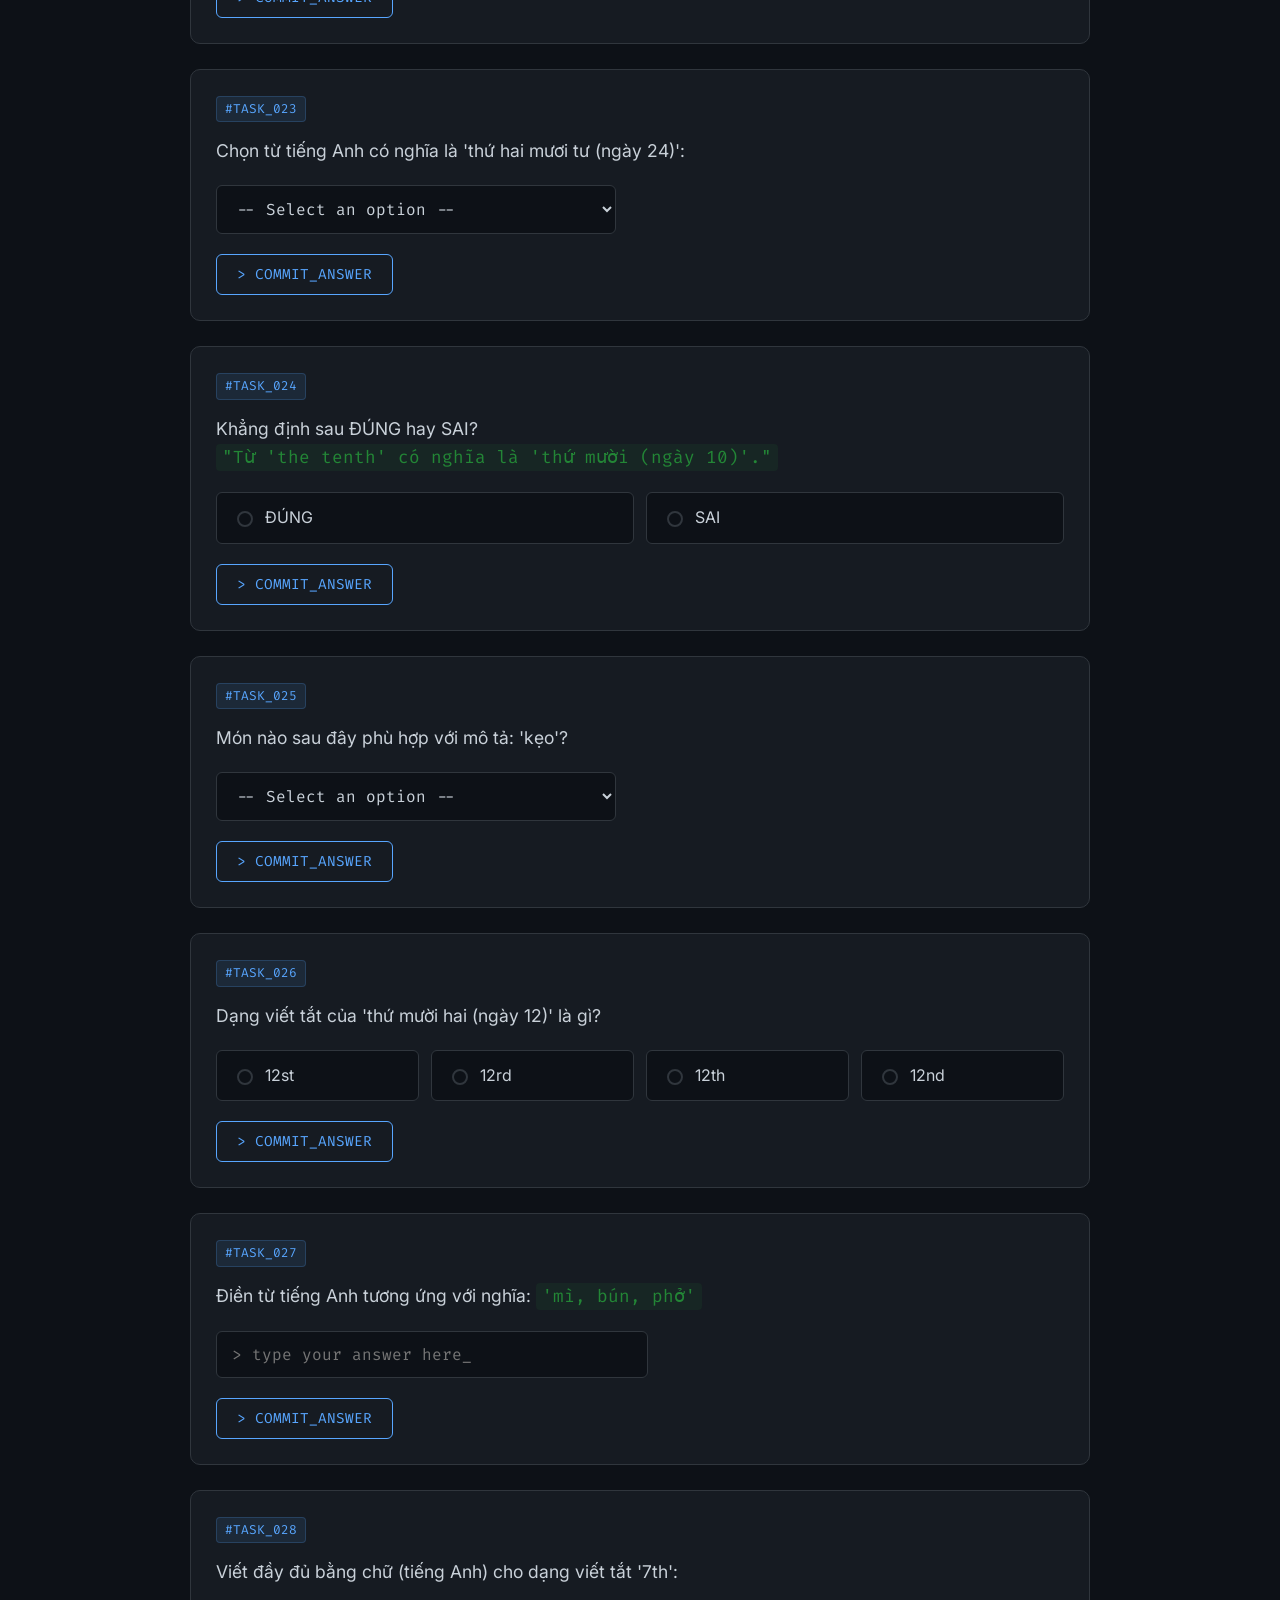
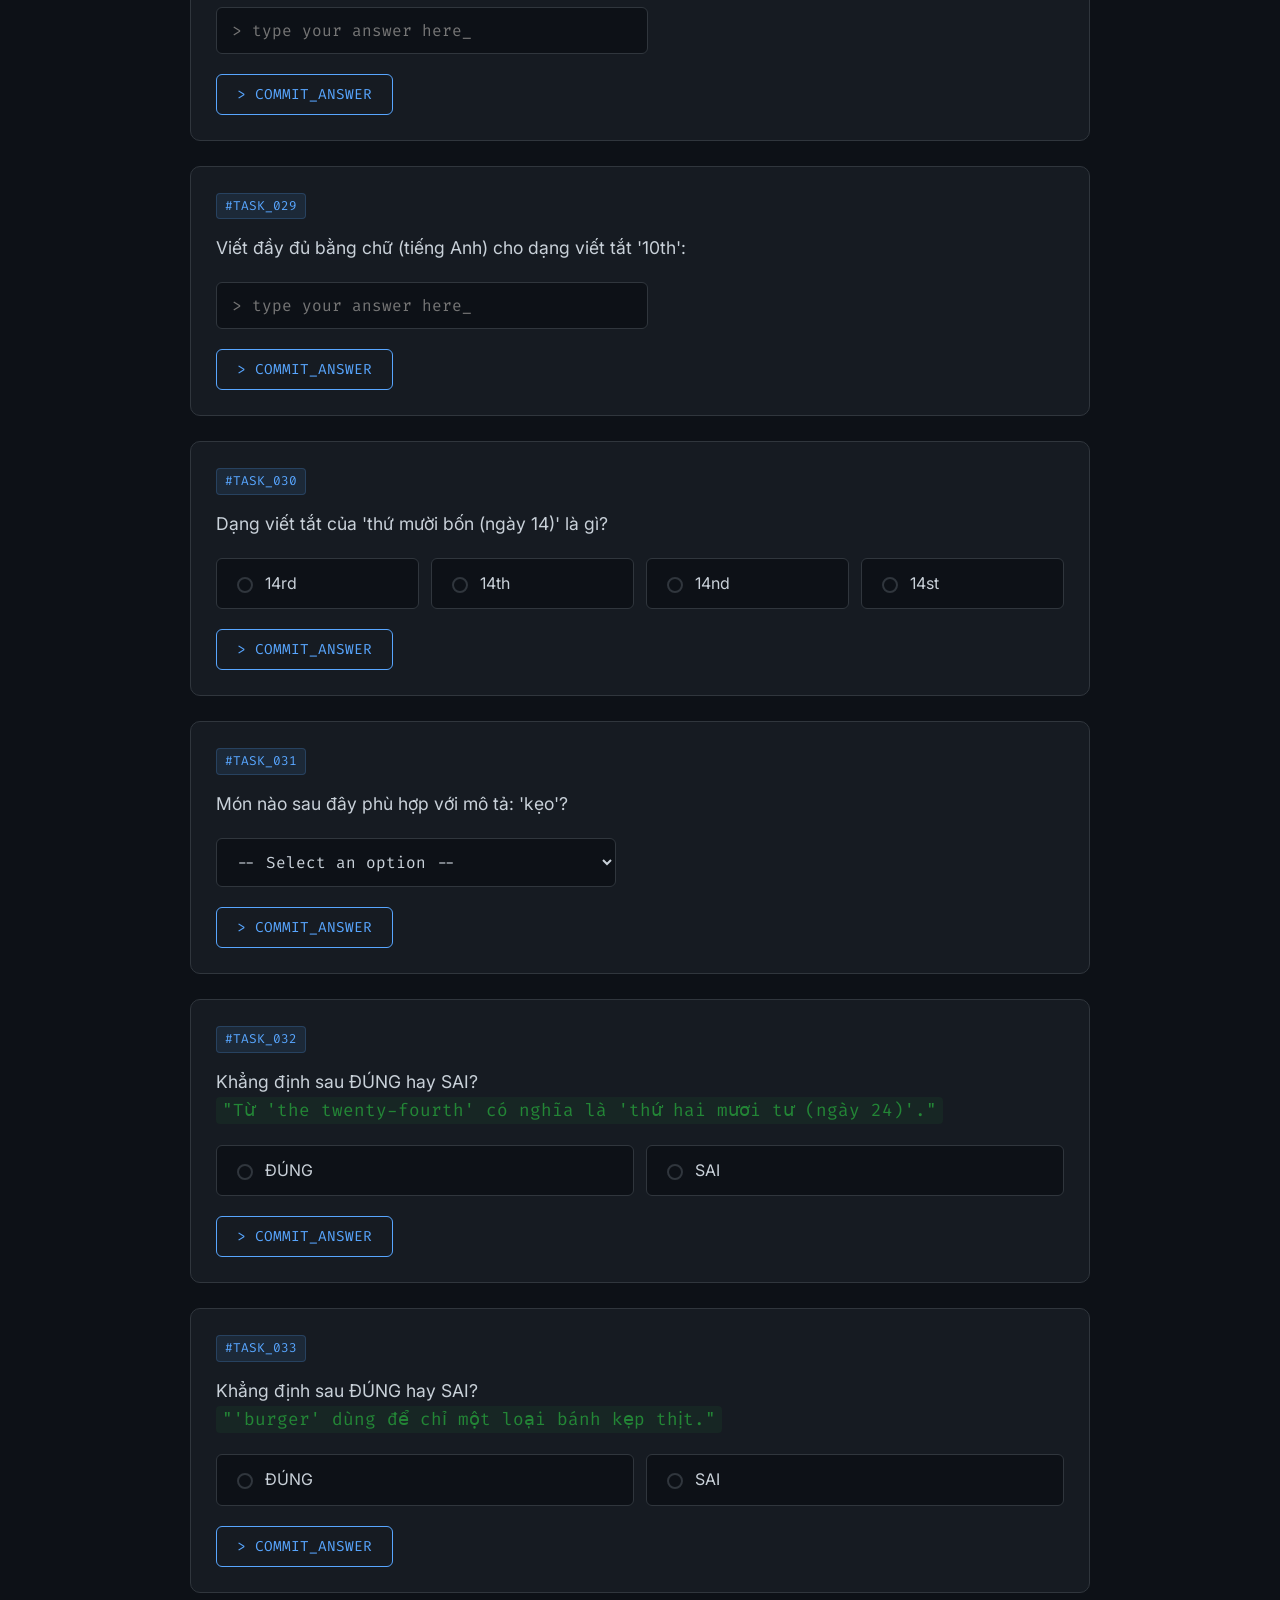
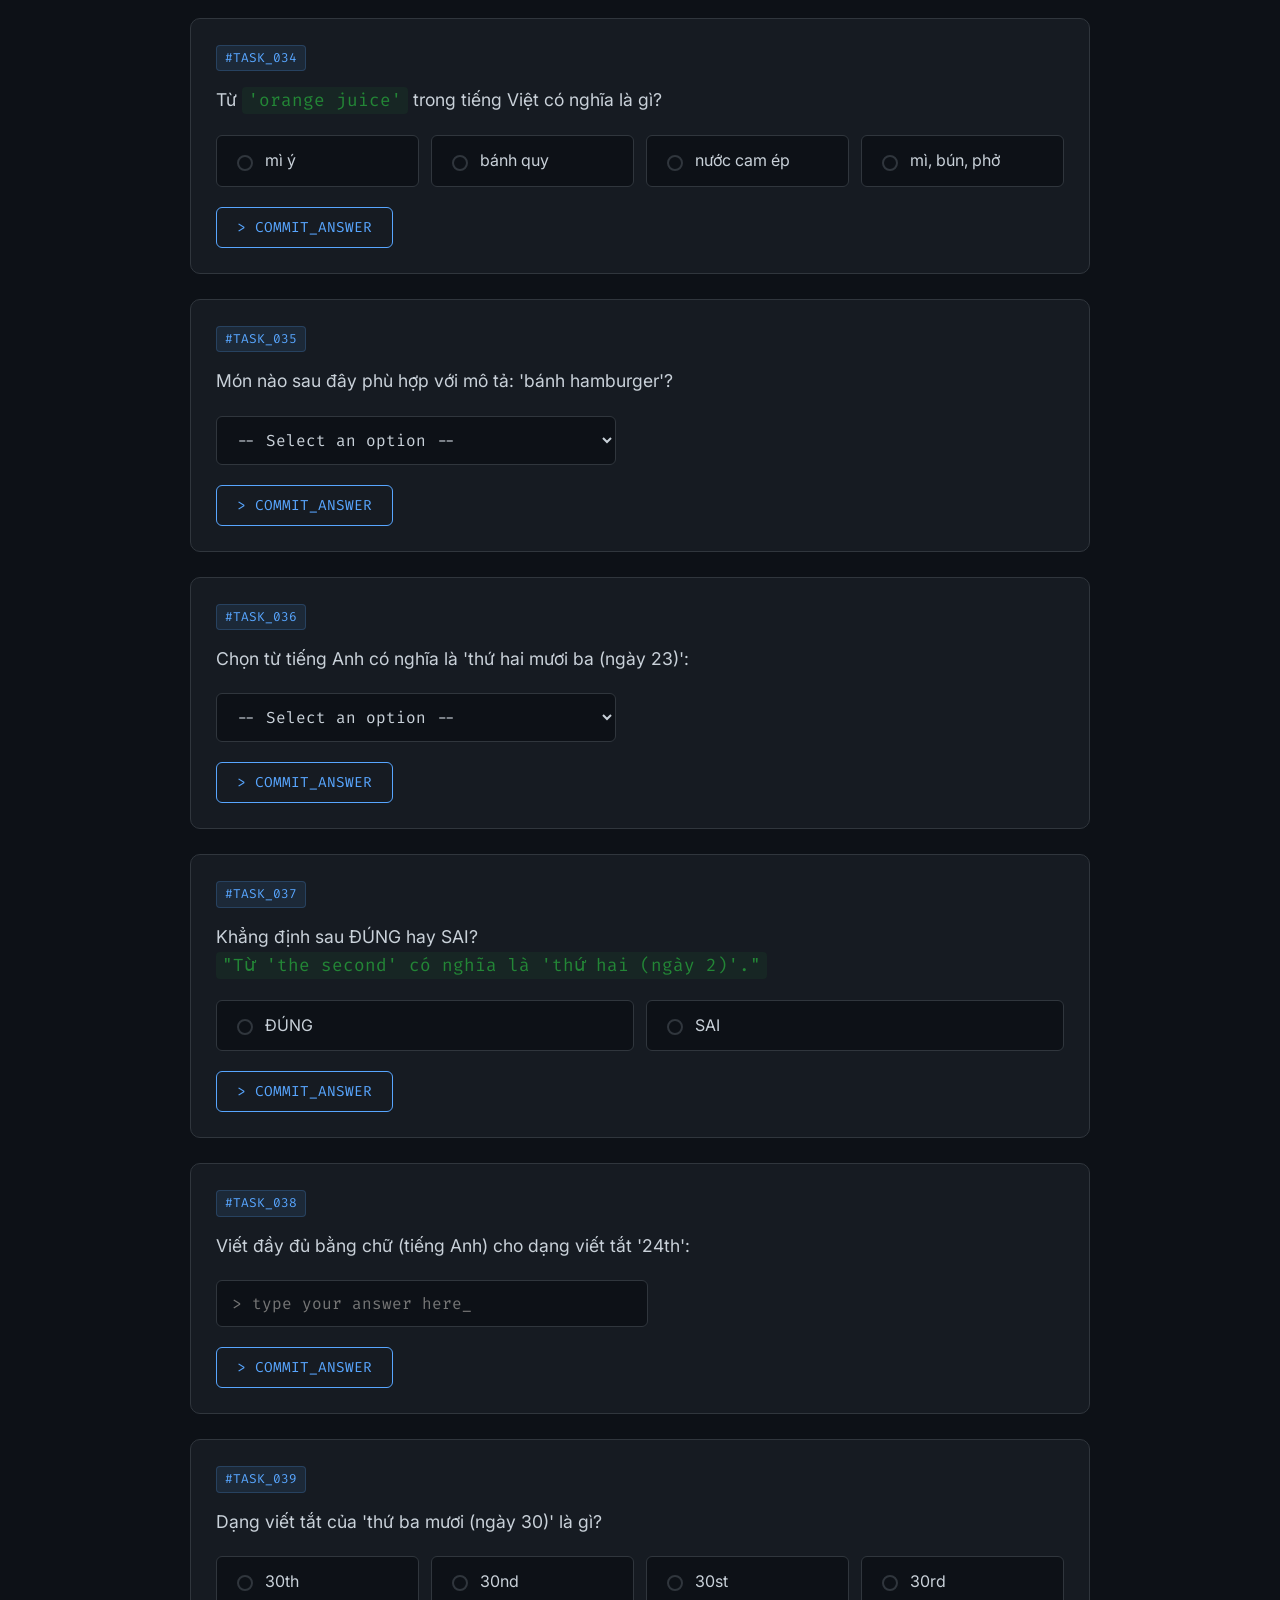
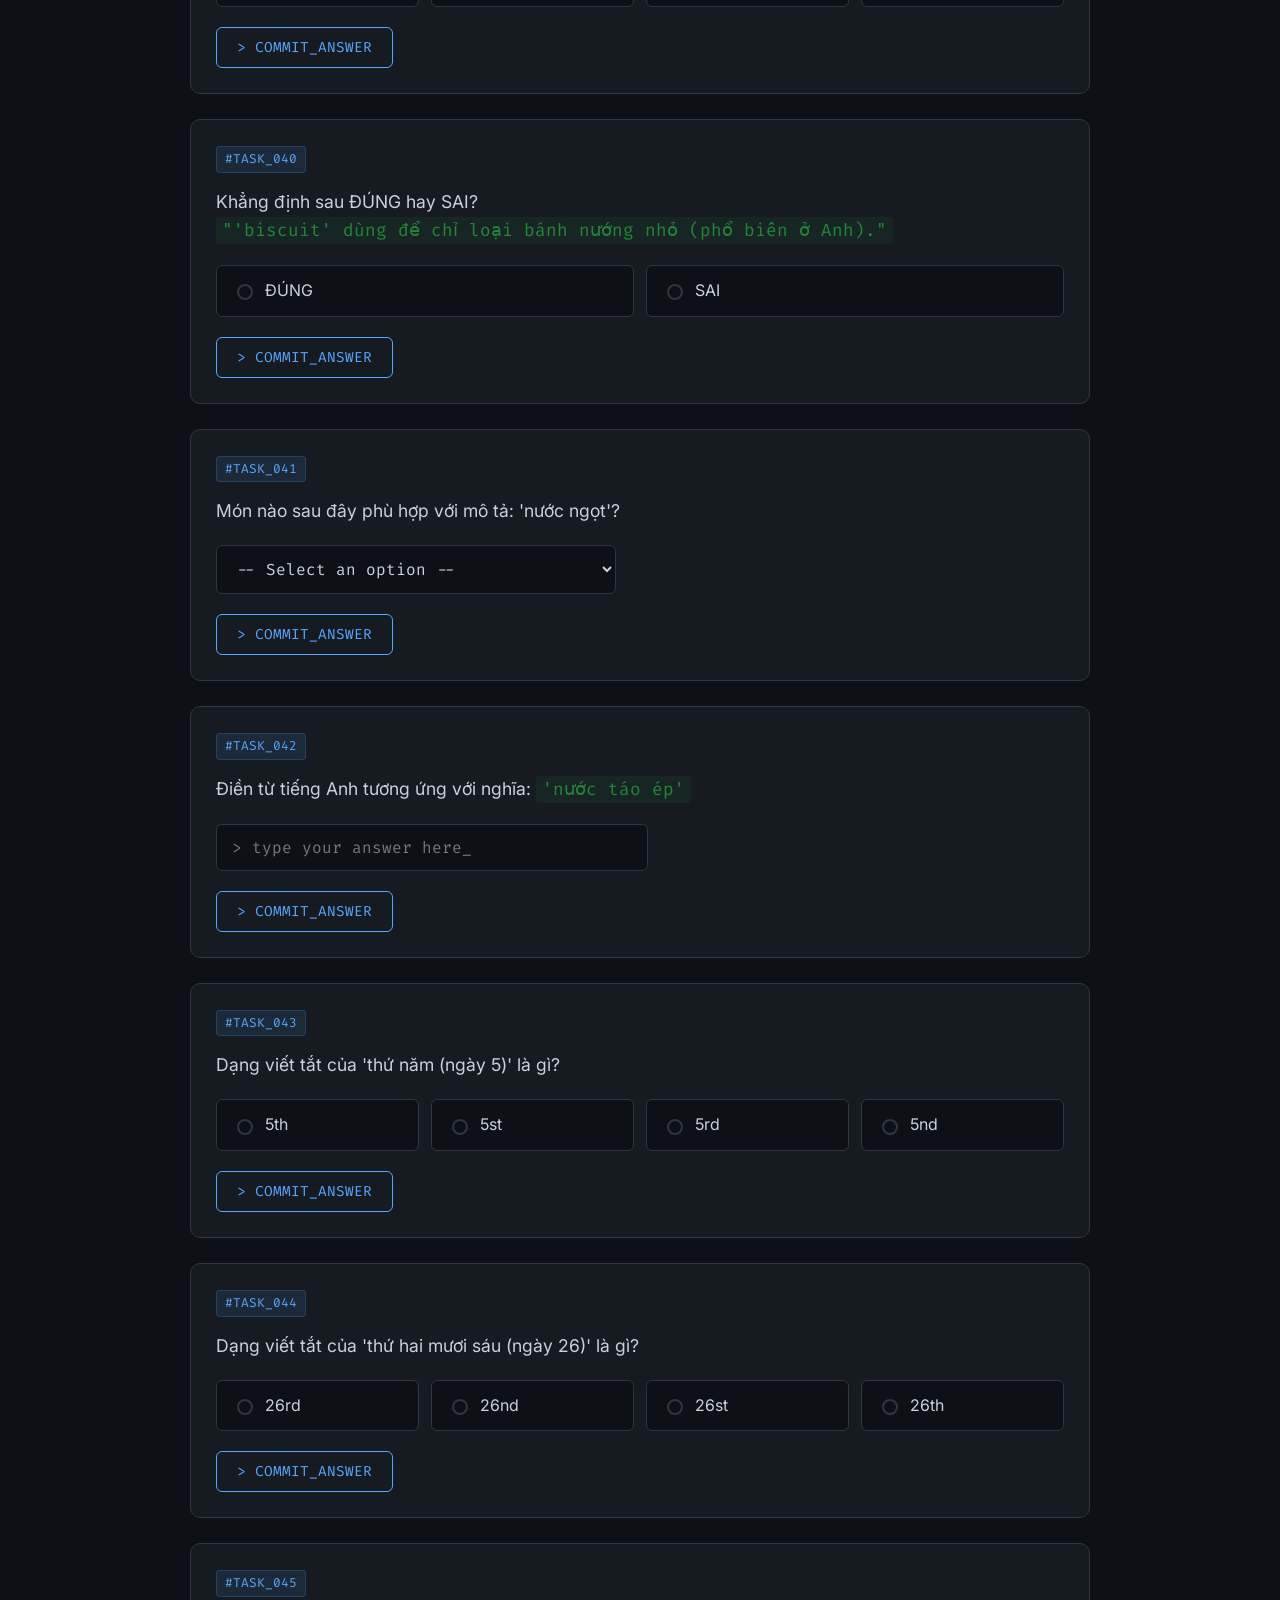
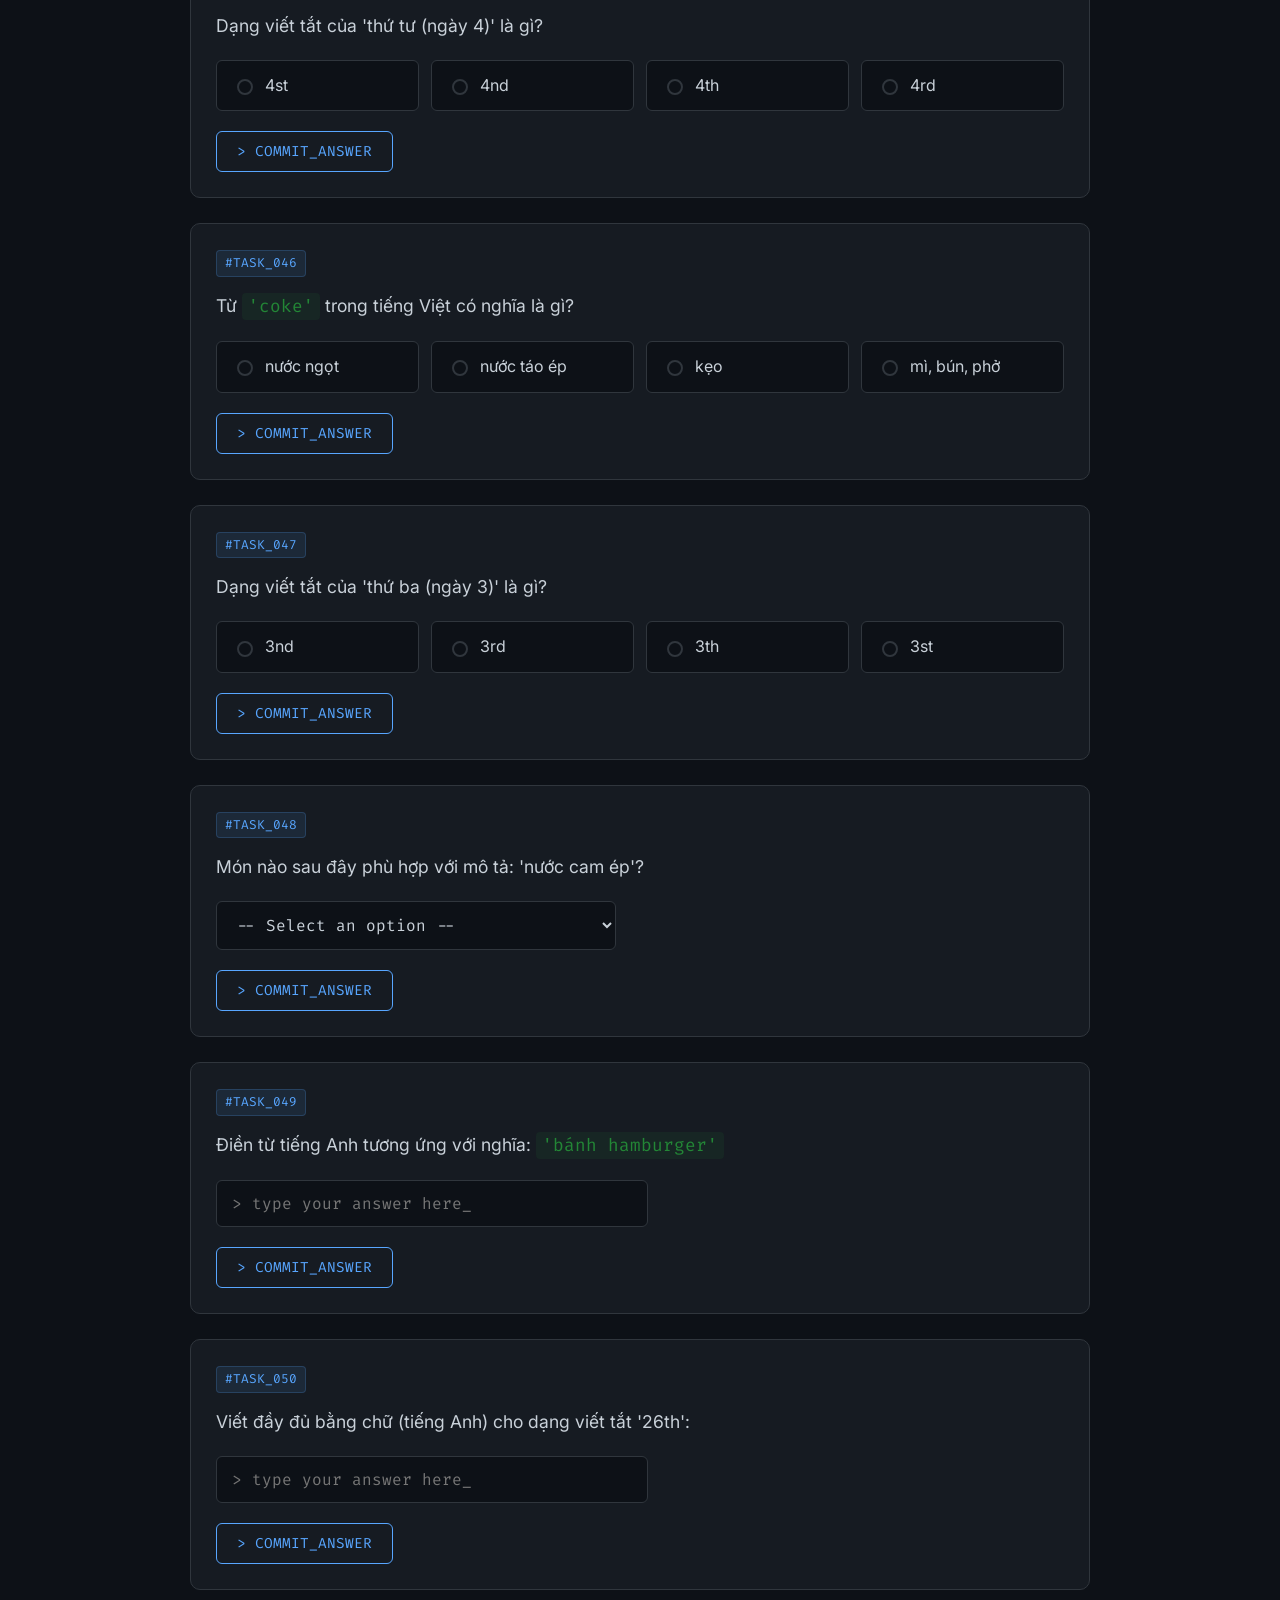
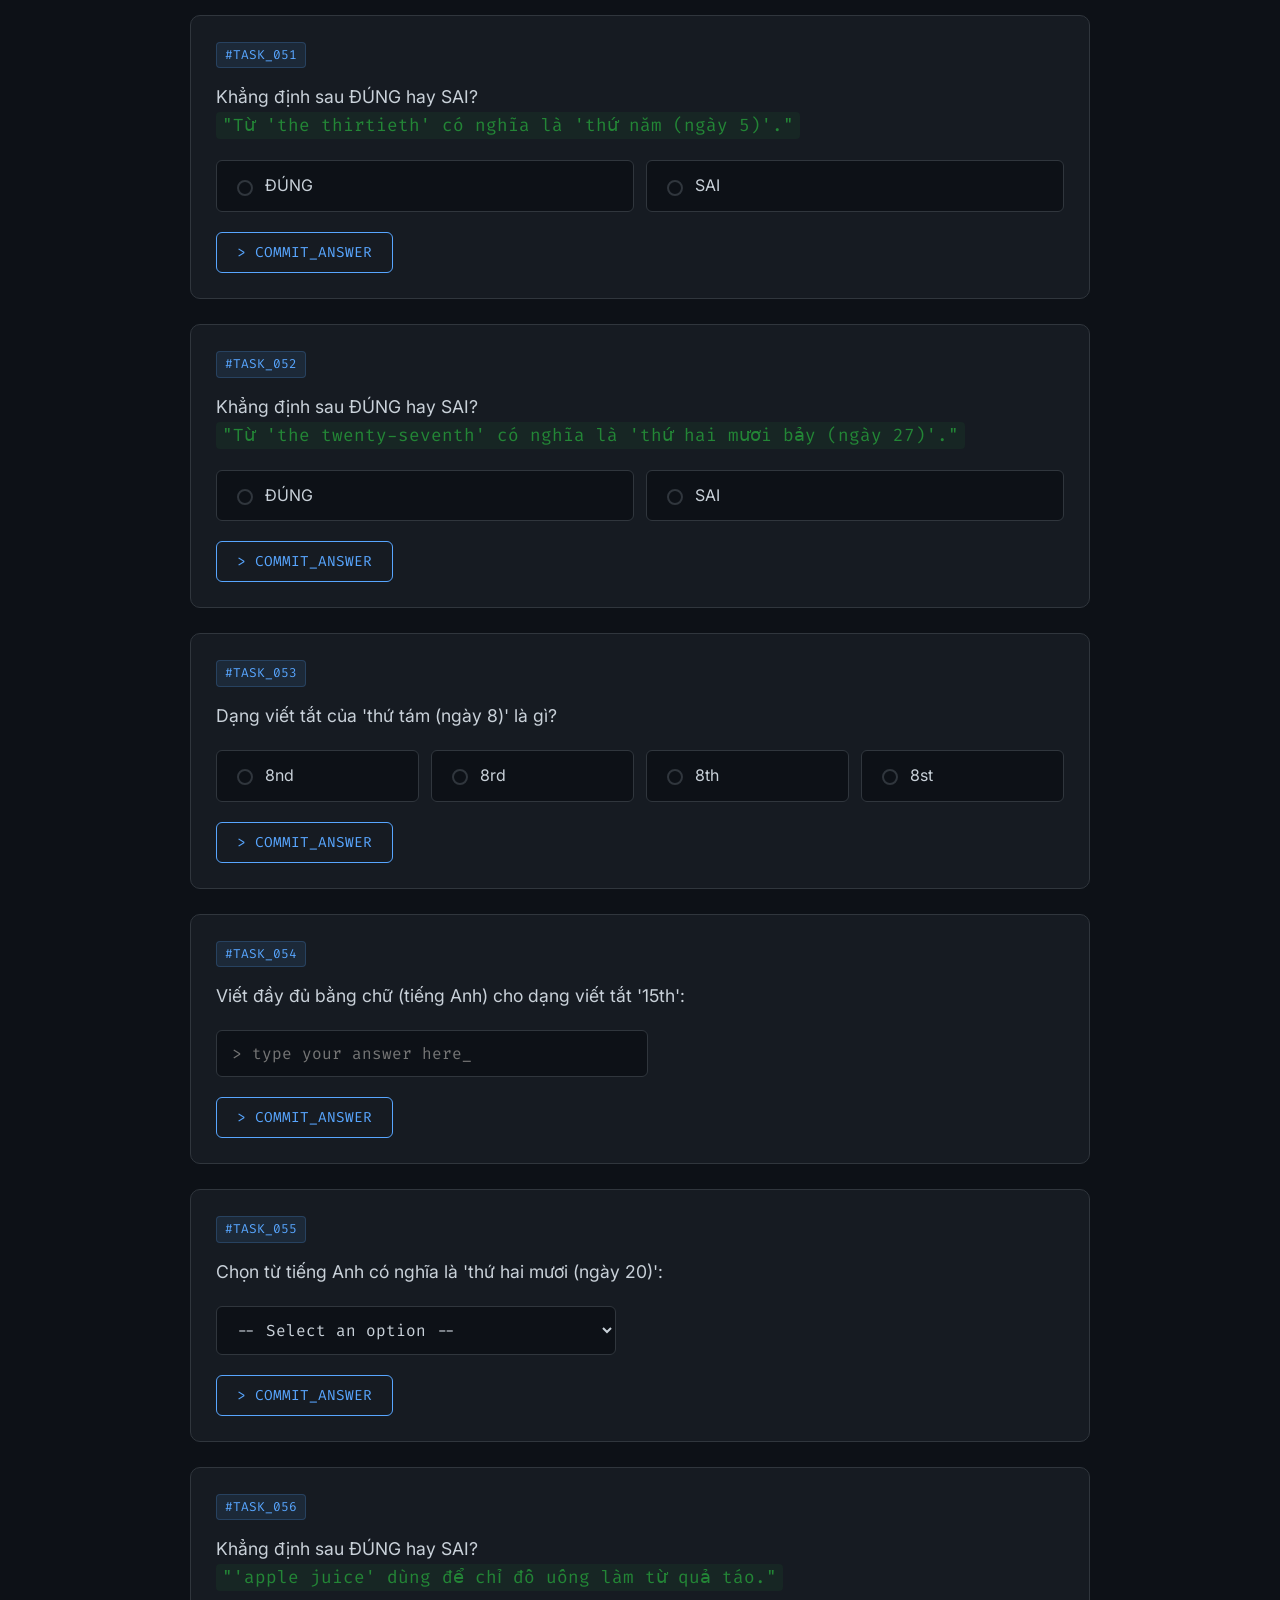
<file: gộp1.html>
<!DOCTYPE html>
<html lang="vi">
<head>
    <meta charset="UTF-8">
    <meta name="viewport" content="width=device-width, initial-scale=1.0">
    <title>Dev-Style English Interactive Test</title>
    <link href="https://fonts.googleapis.com/css2?family=Fira+Code:wght@400;600&family=Inter:wght@300;400;600&display=swap" rel="stylesheet">
    <style>
        :root {
            --bg-color: #0d1117;
            --panel-bg: #161b22;
            --border-color: #30363d;
            --text-main: #c9d1d9;
            --text-muted: #8b949e;
            --accent-cyan: #58a6ff;
            --accent-green: #238636;
            --accent-green-hover: #2ea043;
            --accent-purple: #bc8cff;
            --locked-bg: #090c10;
        }

        body {
            font-family: 'Inter', sans-serif;
            background-color: var(--bg-color);
            color: var(--text-main);
            margin: 0;
            padding: 20px;
            line-height: 1.6;
        }

        h1 {
            font-family: 'Fira Code', monospace;
            text-align: center;
            color: var(--accent-cyan);
            font-size: 2rem;
            margin-bottom: 5px;
            text-shadow: 0 0 10px rgba(88, 166, 255, 0.3);
        }

        .subtitle {
            text-align: center;
            color: var(--text-muted);
            font-family: 'Fira Code', monospace;
            font-size: 0.9rem;
            margin-bottom: 40px;
        }

        .container {
            max-width: 900px;
            margin: 0 auto;
        }

        /* Progress Bar HUD */
        .hud-container {
            position: sticky;
            top: 10px;
            background: var(--panel-bg);
            border: 1px solid var(--border-color);
            border-radius: 8px;
            padding: 15px 20px;
            display: flex;
            justify-content: space-between;
            align-items: center;
            z-index: 100;
            box-shadow: 0 8px 24px rgba(0,0,0,0.5);
            margin-bottom: 30px;
            backdrop-filter: blur(10px);
        }

        .hud-text {
            font-family: 'Fira Code', monospace;
            color: var(--accent-purple);
            font-weight: 600;
        }

        .progress-bar {
            flex-grow: 1;
            margin: 0 20px;
            background: var(--bg-color);
            height: 10px;
            border-radius: 5px;
            overflow: hidden;
            border: 1px solid var(--border-color);
        }

        .progress-fill {
            height: 100%;
            background: linear-gradient(90deg, var(--accent-cyan), var(--accent-purple));
            width: 0%;
            transition: width 0.4s ease;
        }

        /* Question Cards */
        .q-card {
            background: var(--panel-bg);
            border: 1px solid var(--border-color);
            border-radius: 10px;
            padding: 25px;
            margin-bottom: 25px;
            position: relative;
            transition: all 0.3s ease;
        }

        .q-card:hover {
            border-color: var(--accent-cyan);
            box-shadow: 0 0 15px rgba(88, 166, 255, 0.1);
        }

        .q-card.locked {
            background: var(--locked-bg);
            border-color: var(--border-color);
            opacity: 0.7;
            box-shadow: none;
        }

        .q-card.locked::after {
            content: "[LOCKED]";
            position: absolute;
            top: 20px;
            right: 25px;
            font-family: 'Fira Code', monospace;
            color: var(--text-muted);
            font-size: 0.8rem;
        }

        .q-tag {
            display: inline-block;
            background: rgba(88, 166, 255, 0.1);
            color: var(--accent-cyan);
            padding: 2px 8px;
            border-radius: 4px;
            font-family: 'Fira Code', monospace;
            font-size: 0.8rem;
            margin-bottom: 15px;
            border: 1px solid rgba(88, 166, 255, 0.2);
        }

        .q-text {
            font-size: 1.1rem;
            margin-bottom: 20px;
            font-weight: 400;
        }

        .highlight {
            color: var(--accent-green);
            font-family: 'Fira Code', monospace;
            background: rgba(35, 134, 54, 0.1);
            padding: 2px 6px;
            border-radius: 4px;
        }

        /* Inputs */
        .options-grid {
            display: grid;
            grid-template-columns: repeat(auto-fit, minmax(200px, 1fr));
            gap: 12px;
            margin-bottom: 20px;
        }

        label.radio-label {
            display: flex;
            align-items: center;
            background: var(--bg-color);
            border: 1px solid var(--border-color);
            padding: 12px 15px;
            border-radius: 6px;
            cursor: pointer;
            transition: all 0.2s;
        }

        label.radio-label:hover {
            border-color: var(--accent-purple);
            background: rgba(188, 140, 255, 0.05);
        }

        input[type="radio"] {
            appearance: none;
            width: 16px;
            height: 16px;
            border: 2px solid var(--border-color);
            border-radius: 50%;
            margin-right: 12px;
            position: relative;
            outline: none;
        }

        input[type="radio"]:checked {
            border-color: var(--accent-cyan);
        }

        input[type="radio"]:checked::after {
            content: '';
            width: 8px;
            height: 8px;
            background: var(--accent-cyan);
            border-radius: 50%;
            position: absolute;
            top: 50%;
            left: 50%;
            transform: translate(-50%, -50%);
        }

        input[type="text"], select {
            width: 100%;
            max-width: 400px;
            background: var(--bg-color);
            border: 1px solid var(--border-color);
            color: var(--text-main);
            padding: 12px 15px;
            border-radius: 6px;
            font-family: 'Fira Code', monospace;
            font-size: 1rem;
            margin-bottom: 20px;
            outline: none;
            transition: border-color 0.2s;
        }

        input[type="text"]:focus, select:focus {
            border-color: var(--accent-cyan);
            box-shadow: 0 0 0 2px rgba(88, 166, 255, 0.2);
        }

        /* Buttons */
        .btn {
            background-color: var(--border-color);
            color: var(--text-main);
            border: 1px solid rgba(255,255,255,0.1);
            padding: 10px 20px;
            border-radius: 6px;
            cursor: pointer;
            font-family: 'Fira Code', monospace;
            font-size: 0.9rem;
            transition: all 0.2s;
            display: inline-flex;
            align-items: center;
            gap: 8px;
        }

        .btn:hover {
            background-color: #3b434d;
        }

        .btn-lock {
            background-color: transparent;
            color: var(--accent-cyan);
            border-color: var(--accent-cyan);
        }

        .btn-lock:hover {
            background-color: rgba(88, 166, 255, 0.1);
        }

        .btn-lock:disabled {
            background-color: var(--bg-color);
            border-color: var(--border-color);
            color: var(--text-muted);
            cursor: not-allowed;
        }

        .btn-submit-main {
            display: block;
            width: 100%;
            max-width: 400px;
            margin: 40px auto;
            background-color: var(--accent-green);
            color: #fff;
            padding: 16px;
            font-size: 1.1rem;
            text-align: center;
            border: none;
            font-weight: 600;
        }

        .btn-submit-main:hover {
            background-color: var(--accent-green-hover);
            box-shadow: 0 0 15px rgba(46, 160, 67, 0.4);
        }

        /* Result Terminal */
        .terminal {
            display: none;
            background: #000;
            border: 1px solid #333;
            border-radius: 8px;
            padding: 20px;
            font-family: 'Fira Code', monospace;
            color: #0f0;
            margin-top: 40px;
            box-shadow: inset 0 0 10px rgba(0, 255, 0, 0.1);
        }
        
        .terminal-header {
            border-bottom: 1px dashed #333;
            padding-bottom: 10px;
            margin-bottom: 15px;
            color: #fff;
        }
    </style>
</head>
<body>

    <div class="container">
        <h1>&lt;ENG_TEST_ENV /&gt;</h1>
        <div class="subtitle">Executing build: Vocab_Mix_v2.0 | Total tasks: 164</div>

        <div class="hud-container">
            <div class="hud-text">STATUS: <span id="status-count">0</span>/164</div>
            <div class="progress-bar"><div class="progress-fill" id="progress-fill"></div></div>
            <div class="hud-text">SYS_LOCK</div>
        </div>

        <form id="quizForm">
            <div class="q-card" id="q_1" data-type="select" data-answer="the ninth" data-locked="false">
                <div class="q-tag">#TASK_001</div>
                <div class="q-text">Chọn từ tiếng Anh có nghĩa là 'thứ chín (ngày 9)':</div>
                <select id="input_q_1">
                    <option value="" disabled selected>-- Select an option --</option>
                    <option value="the twenty-sixth">the twenty-sixth</option>
                    <option value="the tenth">the tenth</option>
                    <option value="the eighth">the eighth</option>
                    <option value="the ninth">the ninth</option>
                </select>
                <div><button type="button" class="btn btn-lock" onclick="lockCard('q_1')">> COMMIT_ANSWER</button></div>
            </div>

            <div class="q-card" id="q_2" data-type="radio" data-answer="24th" data-locked="false">
                <div class="q-tag">#TASK_002</div>
                <div class="q-text">Dạng viết tắt của 'thứ hai mươi tư (ngày 24)' là gì?</div>
                <div class="options-grid">
                    <label class="radio-label"><input type="radio" name="input_q_2" value="24st"> 24st</label>
                    <label class="radio-label"><input type="radio" name="input_q_2" value="24nd"> 24nd</label>
                    <label class="radio-label"><input type="radio" name="input_q_2" value="24th"> 24th</label>
                    <label class="radio-label"><input type="radio" name="input_q_2" value="24rd"> 24rd</label>
                </div>
                <div><button type="button" class="btn btn-lock" onclick="lockCard('q_2')">> COMMIT_ANSWER</button></div>
            </div>

            <div class="q-card" id="q_3" data-type="select" data-answer="the first" data-locked="false">
                <div class="q-tag">#TASK_003</div>
                <div class="q-text">Chọn từ tiếng Anh có nghĩa là 'thứ nhất (ngày 1)':</div>
                <select id="input_q_3">
                    <option value="" disabled selected>-- Select an option --</option>
                    <option value="the first">the first</option>
                    <option value="the eighth">the eighth</option>
                    <option value="the twenty-fourth">the twenty-fourth</option>
                    <option value="the sixth">the sixth</option>
                </select>
                <div><button type="button" class="btn btn-lock" onclick="lockCard('q_3')">> COMMIT_ANSWER</button></div>
            </div>

            <div class="q-card" id="q_4" data-type="radio" data-answer="15th" data-locked="false">
                <div class="q-tag">#TASK_004</div>
                <div class="q-text">Dạng viết tắt của 'thứ mười lăm (ngày 15)' là gì?</div>
                <div class="options-grid">
                    <label class="radio-label"><input type="radio" name="input_q_4" value="15rd"> 15rd</label>
                    <label class="radio-label"><input type="radio" name="input_q_4" value="15st"> 15st</label>
                    <label class="radio-label"><input type="radio" name="input_q_4" value="15th"> 15th</label>
                    <label class="radio-label"><input type="radio" name="input_q_4" value="15nd"> 15nd</label>
                </div>
                <div><button type="button" class="btn btn-lock" onclick="lockCard('q_4')">> COMMIT_ANSWER</button></div>
            </div>

            <div class="q-card" id="q_5" data-type="select" data-answer="the twenty-first" data-locked="false">
                <div class="q-tag">#TASK_005</div>
                <div class="q-text">Chọn từ tiếng Anh có nghĩa là 'thứ hai mươi mốt (ngày 21)':</div>
                <select id="input_q_5">
                    <option value="" disabled selected>-- Select an option --</option>
                    <option value="the third">the third</option>
                    <option value="the seventeenth">the seventeenth</option>
                    <option value="the twenty-first">the twenty-first</option>
                    <option value="the thirty-first">the thirty-first</option>
                </select>
                <div><button type="button" class="btn btn-lock" onclick="lockCard('q_5')">> COMMIT_ANSWER</button></div>
            </div>

            <div class="q-card" id="q_6" data-type="radio" data-answer="ĐÚNG" data-locked="false">
                <div class="q-tag">#TASK_006</div>
                <div class="q-text">Khẳng định sau ĐÚNG hay SAI? <br><span class='highlight'>"Từ 'the fifth' có nghĩa là 'thứ năm (ngày 5)'."</span></div>
                <div class="options-grid">
                    <label class="radio-label"><input type="radio" name="input_q_6" value="ĐÚNG"> ĐÚNG</label>
                    <label class="radio-label"><input type="radio" name="input_q_6" value="SAI"> SAI</label>
                </div>
                <div><button type="button" class="btn btn-lock" onclick="lockCard('q_6')">> COMMIT_ANSWER</button></div>
            </div>

            <div class="q-card" id="q_7" data-type="radio" data-answer="ĐÚNG" data-locked="false">
                <div class="q-tag">#TASK_007</div>
                <div class="q-text">Khẳng định sau ĐÚNG hay SAI? <br><span class='highlight'>"Từ 'the fourteenth' có nghĩa là 'thứ mười bốn (ngày 14)'."</span></div>
                <div class="options-grid">
                    <label class="radio-label"><input type="radio" name="input_q_7" value="ĐÚNG"> ĐÚNG</label>
                    <label class="radio-label"><input type="radio" name="input_q_7" value="SAI"> SAI</label>
                </div>
                <div><button type="button" class="btn btn-lock" onclick="lockCard('q_7')">> COMMIT_ANSWER</button></div>
            </div>

            <div class="q-card" id="q_8" data-type="radio" data-answer="bánh hamburger" data-locked="false">
                <div class="q-tag">#TASK_008</div>
                <div class="q-text">Từ <span class='highlight'>'burger'</span> trong tiếng Việt có nghĩa là gì?</div>
                <div class="options-grid">
                    <label class="radio-label"><input type="radio" name="input_q_8" value="kẹo"> kẹo</label>
                    <label class="radio-label"><input type="radio" name="input_q_8" value="nước táo ép"> nước táo ép</label>
                    <label class="radio-label"><input type="radio" name="input_q_8" value="bánh hamburger"> bánh hamburger</label>
                    <label class="radio-label"><input type="radio" name="input_q_8" value="nước cam ép"> nước cam ép</label>
                </div>
                <div><button type="button" class="btn btn-lock" onclick="lockCard('q_8')">> COMMIT_ANSWER</button></div>
            </div>

            <div class="q-card" id="q_9" data-type="radio" data-answer="29th" data-locked="false">
                <div class="q-tag">#TASK_009</div>
                <div class="q-text">Dạng viết tắt của 'thứ hai mươi chín (ngày 29)' là gì?</div>
                <div class="options-grid">
                    <label class="radio-label"><input type="radio" name="input_q_9" value="29st"> 29st</label>
                    <label class="radio-label"><input type="radio" name="input_q_9" value="29rd"> 29rd</label>
                    <label class="radio-label"><input type="radio" name="input_q_9" value="29nd"> 29nd</label>
                    <label class="radio-label"><input type="radio" name="input_q_9" value="29th"> 29th</label>
                </div>
                <div><button type="button" class="btn btn-lock" onclick="lockCard('q_9')">> COMMIT_ANSWER</button></div>
            </div>

            <div class="q-card" id="q_10" data-type="select" data-answer="the fifth" data-locked="false">
                <div class="q-tag">#TASK_010</div>
                <div class="q-text">Chọn từ tiếng Anh có nghĩa là 'thứ năm (ngày 5)':</div>
                <select id="input_q_10">
                    <option value="" disabled selected>-- Select an option --</option>
                    <option value="the sixth">the sixth</option>
                    <option value="the fifth">the fifth</option>
                    <option value="the twenty-sixth">the twenty-sixth</option>
                    <option value="the twenty-second">the twenty-second</option>
                </select>
                <div><button type="button" class="btn btn-lock" onclick="lockCard('q_10')">> COMMIT_ANSWER</button></div>
            </div>

            <div class="q-card" id="q_11" data-type="radio" data-answer="SAI" data-locked="false">
                <div class="q-tag">#TASK_011</div>
                <div class="q-text">Khẳng định sau ĐÚNG hay SAI? <br><span class='highlight'>"Từ 'the twentieth' có nghĩa là 'thứ bảy (ngày 7)'."</span></div>
                <div class="options-grid">
                    <label class="radio-label"><input type="radio" name="input_q_11" value="ĐÚNG"> ĐÚNG</label>
                    <label class="radio-label"><input type="radio" name="input_q_11" value="SAI"> SAI</label>
                </div>
                <div><button type="button" class="btn btn-lock" onclick="lockCard('q_11')">> COMMIT_ANSWER</button></div>
            </div>

            <div class="q-card" id="q_12" data-type="radio" data-answer="nước táo ép" data-locked="false">
                <div class="q-tag">#TASK_012</div>
                <div class="q-text">Từ <span class='highlight'>'apple juice'</span> trong tiếng Việt có nghĩa là gì?</div>
                <div class="options-grid">
                    <label class="radio-label"><input type="radio" name="input_q_12" value="bánh quy"> bánh quy</label>
                    <label class="radio-label"><input type="radio" name="input_q_12" value="nước táo ép"> nước táo ép</label>
                    <label class="radio-label"><input type="radio" name="input_q_12" value="kẹo"> kẹo</label>
                    <label class="radio-label"><input type="radio" name="input_q_12" value="mì ý"> mì ý</label>
                </div>
                <div><button type="button" class="btn btn-lock" onclick="lockCard('q_12')">> COMMIT_ANSWER</button></div>
            </div>

            <div class="q-card" id="q_13" data-type="select" data-answer="the eighth" data-locked="false">
                <div class="q-tag">#TASK_013</div>
                <div class="q-text">Chọn từ tiếng Anh có nghĩa là 'thứ tám (ngày 8)':</div>
                <select id="input_q_13">
                    <option value="" disabled selected>-- Select an option --</option>
                    <option value="the sixth">the sixth</option>
                    <option value="the twelfth">the twelfth</option>
                    <option value="the twenty-fifth">the twenty-fifth</option>
                    <option value="the eighth">the eighth</option>
                </select>
                <div><button type="button" class="btn btn-lock" onclick="lockCard('q_13')">> COMMIT_ANSWER</button></div>
            </div>

            <div class="q-card" id="q_14" data-type="text" data-answer="the twenty-third" data-locked="false">
                <div class="q-tag">#TASK_014</div>
                <div class="q-text">Viết đầy đủ bằng chữ (tiếng Anh) cho dạng viết tắt '23rd':</div>
                <input type="text" id="input_q_14" placeholder="> type your answer here_">
                <div><button type="button" class="btn btn-lock" onclick="lockCard('q_14')">> COMMIT_ANSWER</button></div>
            </div>

            <div class="q-card" id="q_15" data-type="radio" data-answer="kẹo" data-locked="false">
                <div class="q-tag">#TASK_015</div>
                <div class="q-text">Từ <span class='highlight'>'sweet'</span> trong tiếng Việt có nghĩa là gì?</div>
                <div class="options-grid">
                    <label class="radio-label"><input type="radio" name="input_q_15" value="kẹo"> kẹo</label>
                    <label class="radio-label"><input type="radio" name="input_q_15" value="mì, bún, phở"> mì, bún, phở</label>
                    <label class="radio-label"><input type="radio" name="input_q_15" value="nước cam ép"> nước cam ép</label>
                    <label class="radio-label"><input type="radio" name="input_q_15" value="nước táo ép"> nước táo ép</label>
                </div>
                <div><button type="button" class="btn btn-lock" onclick="lockCard('q_15')">> COMMIT_ANSWER</button></div>
            </div>

            <div class="q-card" id="q_16" data-type="select" data-answer="the nineteenth" data-locked="false">
                <div class="q-tag">#TASK_016</div>
                <div class="q-text">Chọn từ tiếng Anh có nghĩa là 'thứ mười chín (ngày 19)':</div>
                <select id="input_q_16">
                    <option value="" disabled selected>-- Select an option --</option>
                    <option value="the nineteenth">the nineteenth</option>
                    <option value="the first">the first</option>
                    <option value="the thirteenth">the thirteenth</option>
                    <option value="the ninth">the ninth</option>
                </select>
                <div><button type="button" class="btn btn-lock" onclick="lockCard('q_16')">> COMMIT_ANSWER</button></div>
            </div>

            <div class="q-card" id="q_17" data-type="select" data-answer="the fourth" data-locked="false">
                <div class="q-tag">#TASK_017</div>
                <div class="q-text">Chọn từ tiếng Anh có nghĩa là 'thứ tư (ngày 4)':</div>
                <select id="input_q_17">
                    <option value="" disabled selected>-- Select an option --</option>
                    <option value="the fourth">the fourth</option>
                    <option value="the eighth">the eighth</option>
                    <option value="the twelfth">the twelfth</option>
                    <option value="the thirteenth">the thirteenth</option>
                </select>
                <div><button type="button" class="btn btn-lock" onclick="lockCard('q_17')">> COMMIT_ANSWER</button></div>
            </div>

            <div class="q-card" id="q_18" data-type="select" data-answer="the fifteenth" data-locked="false">
                <div class="q-tag">#TASK_018</div>
                <div class="q-text">Chọn từ tiếng Anh có nghĩa là 'thứ mười lăm (ngày 15)':</div>
                <select id="input_q_18">
                    <option value="" disabled selected>-- Select an option --</option>
                    <option value="the fifteenth">the fifteenth</option>
                    <option value="the fourteenth">the fourteenth</option>
                    <option value="the twenty-second">the twenty-second</option>
                    <option value="the twelfth">the twelfth</option>
                </select>
                <div><button type="button" class="btn btn-lock" onclick="lockCard('q_18')">> COMMIT_ANSWER</button></div>
            </div>

            <div class="q-card" id="q_19" data-type="radio" data-answer="23rd" data-locked="false">
                <div class="q-tag">#TASK_019</div>
                <div class="q-text">Dạng viết tắt của 'thứ hai mươi ba (ngày 23)' là gì?</div>
                <div class="options-grid">
                    <label class="radio-label"><input type="radio" name="input_q_19" value="23st"> 23st</label>
                    <label class="radio-label"><input type="radio" name="input_q_19" value="23rd"> 23rd</label>
                    <label class="radio-label"><input type="radio" name="input_q_19" value="23nd"> 23nd</label>
                    <label class="radio-label"><input type="radio" name="input_q_19" value="23th"> 23th</label>
                </div>
                <div><button type="button" class="btn btn-lock" onclick="lockCard('q_19')">> COMMIT_ANSWER</button></div>
            </div>

            <div class="q-card" id="q_20" data-type="text" data-answer="the eighteenth" data-locked="false">
                <div class="q-tag">#TASK_020</div>
                <div class="q-text">Viết đầy đủ bằng chữ (tiếng Anh) cho dạng viết tắt '18th':</div>
                <input type="text" id="input_q_20" placeholder="> type your answer here_">
                <div><button type="button" class="btn btn-lock" onclick="lockCard('q_20')">> COMMIT_ANSWER</button></div>
            </div>

            <div class="q-card" id="q_21" data-type="text" data-answer="the thirty-first" data-locked="false">
                <div class="q-tag">#TASK_021</div>
                <div class="q-text">Viết đầy đủ bằng chữ (tiếng Anh) cho dạng viết tắt '31st':</div>
                <input type="text" id="input_q_21" placeholder="> type your answer here_">
                <div><button type="button" class="btn btn-lock" onclick="lockCard('q_21')">> COMMIT_ANSWER</button></div>
            </div>

            <div class="q-card" id="q_22" data-type="radio" data-answer="6th" data-locked="false">
                <div class="q-tag">#TASK_022</div>
                <div class="q-text">Dạng viết tắt của 'thứ sáu (ngày 6)' là gì?</div>
                <div class="options-grid">
                    <label class="radio-label"><input type="radio" name="input_q_22" value="6th"> 6th</label>
                    <label class="radio-label"><input type="radio" name="input_q_22" value="6nd"> 6nd</label>
                    <label class="radio-label"><input type="radio" name="input_q_22" value="6st"> 6st</label>
                    <label class="radio-label"><input type="radio" name="input_q_22" value="6rd"> 6rd</label>
                </div>
                <div><button type="button" class="btn btn-lock" onclick="lockCard('q_22')">> COMMIT_ANSWER</button></div>
            </div>

            <div class="q-card" id="q_23" data-type="select" data-answer="the twenty-fourth" data-locked="false">
                <div class="q-tag">#TASK_023</div>
                <div class="q-text">Chọn từ tiếng Anh có nghĩa là 'thứ hai mươi tư (ngày 24)':</div>
                <select id="input_q_23">
                    <option value="" disabled selected>-- Select an option --</option>
                    <option value="the seventeenth">the seventeenth</option>
                    <option value="the eighteenth">the eighteenth</option>
                    <option value="the twenty-fourth">the twenty-fourth</option>
                    <option value="the seventh">the seventh</option>
                </select>
                <div><button type="button" class="btn btn-lock" onclick="lockCard('q_23')">> COMMIT_ANSWER</button></div>
            </div>

            <div class="q-card" id="q_24" data-type="radio" data-answer="ĐÚNG" data-locked="false">
                <div class="q-tag">#TASK_024</div>
                <div class="q-text">Khẳng định sau ĐÚNG hay SAI? <br><span class='highlight'>"Từ 'the tenth' có nghĩa là 'thứ mười (ngày 10)'."</span></div>
                <div class="options-grid">
                    <label class="radio-label"><input type="radio" name="input_q_24" value="ĐÚNG"> ĐÚNG</label>
                    <label class="radio-label"><input type="radio" name="input_q_24" value="SAI"> SAI</label>
                </div>
                <div><button type="button" class="btn btn-lock" onclick="lockCard('q_24')">> COMMIT_ANSWER</button></div>
            </div>

            <div class="q-card" id="q_25" data-type="select" data-answer="candy" data-locked="false">
                <div class="q-tag">#TASK_025</div>
                <div class="q-text">Món nào sau đây phù hợp với mô tả: 'kẹo'?</div>
                <select id="input_q_25">
                    <option value="" disabled selected>-- Select an option --</option>
                    <option value="noodles">noodles</option>
                    <option value="burger">burger</option>
                    <option value="candy">candy</option>
                    <option value="sweet">sweet</option>
                </select>
                <div><button type="button" class="btn btn-lock" onclick="lockCard('q_25')">> COMMIT_ANSWER</button></div>
            </div>

            <div class="q-card" id="q_26" data-type="radio" data-answer="12th" data-locked="false">
                <div class="q-tag">#TASK_026</div>
                <div class="q-text">Dạng viết tắt của 'thứ mười hai (ngày 12)' là gì?</div>
                <div class="options-grid">
                    <label class="radio-label"><input type="radio" name="input_q_26" value="12st"> 12st</label>
                    <label class="radio-label"><input type="radio" name="input_q_26" value="12rd"> 12rd</label>
                    <label class="radio-label"><input type="radio" name="input_q_26" value="12th"> 12th</label>
                    <label class="radio-label"><input type="radio" name="input_q_26" value="12nd"> 12nd</label>
                </div>
                <div><button type="button" class="btn btn-lock" onclick="lockCard('q_26')">> COMMIT_ANSWER</button></div>
            </div>

            <div class="q-card" id="q_27" data-type="text" data-answer="noodles" data-locked="false">
                <div class="q-tag">#TASK_027</div>
                <div class="q-text">Điền từ tiếng Anh tương ứng với nghĩa: <span class='highlight'>'mì, bún, phở'</span></div>
                <input type="text" id="input_q_27" placeholder="> type your answer here_">
                <div><button type="button" class="btn btn-lock" onclick="lockCard('q_27')">> COMMIT_ANSWER</button></div>
            </div>

            <div class="q-card" id="q_28" data-type="text" data-answer="the seventh" data-locked="false">
                <div class="q-tag">#TASK_028</div>
                <div class="q-text">Viết đầy đủ bằng chữ (tiếng Anh) cho dạng viết tắt '7th':</div>
                <input type="text" id="input_q_28" placeholder="> type your answer here_">
                <div><button type="button" class="btn btn-lock" onclick="lockCard('q_28')">> COMMIT_ANSWER</button></div>
            </div>

            <div class="q-card" id="q_29" data-type="text" data-answer="the tenth" data-locked="false">
                <div class="q-tag">#TASK_029</div>
                <div class="q-text">Viết đầy đủ bằng chữ (tiếng Anh) cho dạng viết tắt '10th':</div>
                <input type="text" id="input_q_29" placeholder="> type your answer here_">
                <div><button type="button" class="btn btn-lock" onclick="lockCard('q_29')">> COMMIT_ANSWER</button></div>
            </div>

            <div class="q-card" id="q_30" data-type="radio" data-answer="14th" data-locked="false">
                <div class="q-tag">#TASK_030</div>
                <div class="q-text">Dạng viết tắt của 'thứ mười bốn (ngày 14)' là gì?</div>
                <div class="options-grid">
                    <label class="radio-label"><input type="radio" name="input_q_30" value="14rd"> 14rd</label>
                    <label class="radio-label"><input type="radio" name="input_q_30" value="14th"> 14th</label>
                    <label class="radio-label"><input type="radio" name="input_q_30" value="14nd"> 14nd</label>
                    <label class="radio-label"><input type="radio" name="input_q_30" value="14st"> 14st</label>
                </div>
                <div><button type="button" class="btn btn-lock" onclick="lockCard('q_30')">> COMMIT_ANSWER</button></div>
            </div>

            <div class="q-card" id="q_31" data-type="select" data-answer="sweet" data-locked="false">
                <div class="q-tag">#TASK_031</div>
                <div class="q-text">Món nào sau đây phù hợp với mô tả: 'kẹo'?</div>
                <select id="input_q_31">
                    <option value="" disabled selected>-- Select an option --</option>
                    <option value="noodles">noodles</option>
                    <option value="sweet">sweet</option>
                    <option value="candy">candy</option>
                    <option value="pasta">pasta</option>
                </select>
                <div><button type="button" class="btn btn-lock" onclick="lockCard('q_31')">> COMMIT_ANSWER</button></div>
            </div>

            <div class="q-card" id="q_32" data-type="radio" data-answer="ĐÚNG" data-locked="false">
                <div class="q-tag">#TASK_032</div>
                <div class="q-text">Khẳng định sau ĐÚNG hay SAI? <br><span class='highlight'>"Từ 'the twenty-fourth' có nghĩa là 'thứ hai mươi tư (ngày 24)'."</span></div>
                <div class="options-grid">
                    <label class="radio-label"><input type="radio" name="input_q_32" value="ĐÚNG"> ĐÚNG</label>
                    <label class="radio-label"><input type="radio" name="input_q_32" value="SAI"> SAI</label>
                </div>
                <div><button type="button" class="btn btn-lock" onclick="lockCard('q_32')">> COMMIT_ANSWER</button></div>
            </div>

            <div class="q-card" id="q_33" data-type="radio" data-answer="ĐÚNG" data-locked="false">
                <div class="q-tag">#TASK_033</div>
                <div class="q-text">Khẳng định sau ĐÚNG hay SAI? <br><span class='highlight'>"'burger' dùng để chỉ một loại bánh kẹp thịt."</span></div>
                <div class="options-grid">
                    <label class="radio-label"><input type="radio" name="input_q_33" value="ĐÚNG"> ĐÚNG</label>
                    <label class="radio-label"><input type="radio" name="input_q_33" value="SAI"> SAI</label>
                </div>
                <div><button type="button" class="btn btn-lock" onclick="lockCard('q_33')">> COMMIT_ANSWER</button></div>
            </div>

            <div class="q-card" id="q_34" data-type="radio" data-answer="nước cam ép" data-locked="false">
                <div class="q-tag">#TASK_034</div>
                <div class="q-text">Từ <span class='highlight'>'orange juice'</span> trong tiếng Việt có nghĩa là gì?</div>
                <div class="options-grid">
                    <label class="radio-label"><input type="radio" name="input_q_34" value="mì ý"> mì ý</label>
                    <label class="radio-label"><input type="radio" name="input_q_34" value="bánh quy"> bánh quy</label>
                    <label class="radio-label"><input type="radio" name="input_q_34" value="nước cam ép"> nước cam ép</label>
                    <label class="radio-label"><input type="radio" name="input_q_34" value="mì, bún, phở"> mì, bún, phở</label>
                </div>
                <div><button type="button" class="btn btn-lock" onclick="lockCard('q_34')">> COMMIT_ANSWER</button></div>
            </div>

            <div class="q-card" id="q_35" data-type="select" data-answer="burger" data-locked="false">
                <div class="q-tag">#TASK_035</div>
                <div class="q-text">Món nào sau đây phù hợp với mô tả: 'bánh hamburger'?</div>
                <select id="input_q_35">
                    <option value="" disabled selected>-- Select an option --</option>
                    <option value="cookie">cookie</option>
                    <option value="apple juice">apple juice</option>
                    <option value="orange juice">orange juice</option>
                    <option value="burger">burger</option>
                </select>
                <div><button type="button" class="btn btn-lock" onclick="lockCard('q_35')">> COMMIT_ANSWER</button></div>
            </div>

            <div class="q-card" id="q_36" data-type="select" data-answer="the twenty-third" data-locked="false">
                <div class="q-tag">#TASK_036</div>
                <div class="q-text">Chọn từ tiếng Anh có nghĩa là 'thứ hai mươi ba (ngày 23)':</div>
                <select id="input_q_36">
                    <option value="" disabled selected>-- Select an option --</option>
                    <option value="the twenty-third">the twenty-third</option>
                    <option value="the twenty-second">the twenty-second</option>
                    <option value="the thirteenth">the thirteenth</option>
                    <option value="the fifth">the fifth</option>
                </select>
                <div><button type="button" class="btn btn-lock" onclick="lockCard('q_36')">> COMMIT_ANSWER</button></div>
            </div>

            <div class="q-card" id="q_37" data-type="radio" data-answer="ĐÚNG" data-locked="false">
                <div class="q-tag">#TASK_037</div>
                <div class="q-text">Khẳng định sau ĐÚNG hay SAI? <br><span class='highlight'>"Từ 'the second' có nghĩa là 'thứ hai (ngày 2)'."</span></div>
                <div class="options-grid">
                    <label class="radio-label"><input type="radio" name="input_q_37" value="ĐÚNG"> ĐÚNG</label>
                    <label class="radio-label"><input type="radio" name="input_q_37" value="SAI"> SAI</label>
                </div>
                <div><button type="button" class="btn btn-lock" onclick="lockCard('q_37')">> COMMIT_ANSWER</button></div>
            </div>

            <div class="q-card" id="q_38" data-type="text" data-answer="the twenty-fourth" data-locked="false">
                <div class="q-tag">#TASK_038</div>
                <div class="q-text">Viết đầy đủ bằng chữ (tiếng Anh) cho dạng viết tắt '24th':</div>
                <input type="text" id="input_q_38" placeholder="> type your answer here_">
                <div><button type="button" class="btn btn-lock" onclick="lockCard('q_38')">> COMMIT_ANSWER</button></div>
            </div>

            <div class="q-card" id="q_39" data-type="radio" data-answer="30th" data-locked="false">
                <div class="q-tag">#TASK_039</div>
                <div class="q-text">Dạng viết tắt của 'thứ ba mươi (ngày 30)' là gì?</div>
                <div class="options-grid">
                    <label class="radio-label"><input type="radio" name="input_q_39" value="30th"> 30th</label>
                    <label class="radio-label"><input type="radio" name="input_q_39" value="30nd"> 30nd</label>
                    <label class="radio-label"><input type="radio" name="input_q_39" value="30st"> 30st</label>
                    <label class="radio-label"><input type="radio" name="input_q_39" value="30rd"> 30rd</label>
                </div>
                <div><button type="button" class="btn btn-lock" onclick="lockCard('q_39')">> COMMIT_ANSWER</button></div>
            </div>

            <div class="q-card" id="q_40" data-type="radio" data-answer="ĐÚNG" data-locked="false">
                <div class="q-tag">#TASK_040</div>
                <div class="q-text">Khẳng định sau ĐÚNG hay SAI? <br><span class='highlight'>"'biscuit' dùng để chỉ loại bánh nướng nhỏ (phổ biến ở Anh)."</span></div>
                <div class="options-grid">
                    <label class="radio-label"><input type="radio" name="input_q_40" value="ĐÚNG"> ĐÚNG</label>
                    <label class="radio-label"><input type="radio" name="input_q_40" value="SAI"> SAI</label>
                </div>
                <div><button type="button" class="btn btn-lock" onclick="lockCard('q_40')">> COMMIT_ANSWER</button></div>
            </div>

            <div class="q-card" id="q_41" data-type="select" data-answer="coke" data-locked="false">
                <div class="q-tag">#TASK_041</div>
                <div class="q-text">Món nào sau đây phù hợp với mô tả: 'nước ngọt'?</div>
                <select id="input_q_41">
                    <option value="" disabled selected>-- Select an option --</option>
                    <option value="candy">candy</option>
                    <option value="orange juice">orange juice</option>
                    <option value="biscuit">biscuit</option>
                    <option value="coke">coke</option>
                </select>
                <div><button type="button" class="btn btn-lock" onclick="lockCard('q_41')">> COMMIT_ANSWER</button></div>
            </div>

            <div class="q-card" id="q_42" data-type="text" data-answer="apple juice" data-locked="false">
                <div class="q-tag">#TASK_042</div>
                <div class="q-text">Điền từ tiếng Anh tương ứng với nghĩa: <span class='highlight'>'nước táo ép'</span></div>
                <input type="text" id="input_q_42" placeholder="> type your answer here_">
                <div><button type="button" class="btn btn-lock" onclick="lockCard('q_42')">> COMMIT_ANSWER</button></div>
            </div>

            <div class="q-card" id="q_43" data-type="radio" data-answer="5th" data-locked="false">
                <div class="q-tag">#TASK_043</div>
                <div class="q-text">Dạng viết tắt của 'thứ năm (ngày 5)' là gì?</div>
                <div class="options-grid">
                    <label class="radio-label"><input type="radio" name="input_q_43" value="5th"> 5th</label>
                    <label class="radio-label"><input type="radio" name="input_q_43" value="5st"> 5st</label>
                    <label class="radio-label"><input type="radio" name="input_q_43" value="5rd"> 5rd</label>
                    <label class="radio-label"><input type="radio" name="input_q_43" value="5nd"> 5nd</label>
                </div>
                <div><button type="button" class="btn btn-lock" onclick="lockCard('q_43')">> COMMIT_ANSWER</button></div>
            </div>

            <div class="q-card" id="q_44" data-type="radio" data-answer="26th" data-locked="false">
                <div class="q-tag">#TASK_044</div>
                <div class="q-text">Dạng viết tắt của 'thứ hai mươi sáu (ngày 26)' là gì?</div>
                <div class="options-grid">
                    <label class="radio-label"><input type="radio" name="input_q_44" value="26rd"> 26rd</label>
                    <label class="radio-label"><input type="radio" name="input_q_44" value="26nd"> 26nd</label>
                    <label class="radio-label"><input type="radio" name="input_q_44" value="26st"> 26st</label>
                    <label class="radio-label"><input type="radio" name="input_q_44" value="26th"> 26th</label>
                </div>
                <div><button type="button" class="btn btn-lock" onclick="lockCard('q_44')">> COMMIT_ANSWER</button></div>
            </div>

            <div class="q-card" id="q_45" data-type="radio" data-answer="4th" data-locked="false">
                <div class="q-tag">#TASK_045</div>
                <div class="q-text">Dạng viết tắt của 'thứ tư (ngày 4)' là gì?</div>
                <div class="options-grid">
                    <label class="radio-label"><input type="radio" name="input_q_45" value="4st"> 4st</label>
                    <label class="radio-label"><input type="radio" name="input_q_45" value="4nd"> 4nd</label>
                    <label class="radio-label"><input type="radio" name="input_q_45" value="4th"> 4th</label>
                    <label class="radio-label"><input type="radio" name="input_q_45" value="4rd"> 4rd</label>
                </div>
                <div><button type="button" class="btn btn-lock" onclick="lockCard('q_45')">> COMMIT_ANSWER</button></div>
            </div>

            <div class="q-card" id="q_46" data-type="radio" data-answer="nước ngọt" data-locked="false">
                <div class="q-tag">#TASK_046</div>
                <div class="q-text">Từ <span class='highlight'>'coke'</span> trong tiếng Việt có nghĩa là gì?</div>
                <div class="options-grid">
                    <label class="radio-label"><input type="radio" name="input_q_46" value="nước ngọt"> nước ngọt</label>
                    <label class="radio-label"><input type="radio" name="input_q_46" value="nước táo ép"> nước táo ép</label>
                    <label class="radio-label"><input type="radio" name="input_q_46" value="kẹo"> kẹo</label>
                    <label class="radio-label"><input type="radio" name="input_q_46" value="mì, bún, phở"> mì, bún, phở</label>
                </div>
                <div><button type="button" class="btn btn-lock" onclick="lockCard('q_46')">> COMMIT_ANSWER</button></div>
            </div>

            <div class="q-card" id="q_47" data-type="radio" data-answer="3rd" data-locked="false">
                <div class="q-tag">#TASK_047</div>
                <div class="q-text">Dạng viết tắt của 'thứ ba (ngày 3)' là gì?</div>
                <div class="options-grid">
                    <label class="radio-label"><input type="radio" name="input_q_47" value="3nd"> 3nd</label>
                    <label class="radio-label"><input type="radio" name="input_q_47" value="3rd"> 3rd</label>
                    <label class="radio-label"><input type="radio" name="input_q_47" value="3th"> 3th</label>
                    <label class="radio-label"><input type="radio" name="input_q_47" value="3st"> 3st</label>
                </div>
                <div><button type="button" class="btn btn-lock" onclick="lockCard('q_47')">> COMMIT_ANSWER</button></div>
            </div>

            <div class="q-card" id="q_48" data-type="select" data-answer="orange juice" data-locked="false">
                <div class="q-tag">#TASK_048</div>
                <div class="q-text">Món nào sau đây phù hợp với mô tả: 'nước cam ép'?</div>
                <select id="input_q_48">
                    <option value="" disabled selected>-- Select an option --</option>
                    <option value="cookie">cookie</option>
                    <option value="orange juice">orange juice</option>
                    <option value="coke">coke</option>
                    <option value="apple juice">apple juice</option>
                </select>
                <div><button type="button" class="btn btn-lock" onclick="lockCard('q_48')">> COMMIT_ANSWER</button></div>
            </div>

            <div class="q-card" id="q_49" data-type="text" data-answer="burger" data-locked="false">
                <div class="q-tag">#TASK_049</div>
                <div class="q-text">Điền từ tiếng Anh tương ứng với nghĩa: <span class='highlight'>'bánh hamburger'</span></div>
                <input type="text" id="input_q_49" placeholder="> type your answer here_">
                <div><button type="button" class="btn btn-lock" onclick="lockCard('q_49')">> COMMIT_ANSWER</button></div>
            </div>

            <div class="q-card" id="q_50" data-type="text" data-answer="the twenty-sixth" data-locked="false">
                <div class="q-tag">#TASK_050</div>
                <div class="q-text">Viết đầy đủ bằng chữ (tiếng Anh) cho dạng viết tắt '26th':</div>
                <input type="text" id="input_q_50" placeholder="> type your answer here_">
                <div><button type="button" class="btn btn-lock" onclick="lockCard('q_50')">> COMMIT_ANSWER</button></div>
            </div>

            <div class="q-card" id="q_51" data-type="radio" data-answer="SAI" data-locked="false">
                <div class="q-tag">#TASK_051</div>
                <div class="q-text">Khẳng định sau ĐÚNG hay SAI? <br><span class='highlight'>"Từ 'the thirtieth' có nghĩa là 'thứ năm (ngày 5)'."</span></div>
                <div class="options-grid">
                    <label class="radio-label"><input type="radio" name="input_q_51" value="ĐÚNG"> ĐÚNG</label>
                    <label class="radio-label"><input type="radio" name="input_q_51" value="SAI"> SAI</label>
                </div>
                <div><button type="button" class="btn btn-lock" onclick="lockCard('q_51')">> COMMIT_ANSWER</button></div>
            </div>

            <div class="q-card" id="q_52" data-type="radio" data-answer="ĐÚNG" data-locked="false">
                <div class="q-tag">#TASK_052</div>
                <div class="q-text">Khẳng định sau ĐÚNG hay SAI? <br><span class='highlight'>"Từ 'the twenty-seventh' có nghĩa là 'thứ hai mươi bảy (ngày 27)'."</span></div>
                <div class="options-grid">
                    <label class="radio-label"><input type="radio" name="input_q_52" value="ĐÚNG"> ĐÚNG</label>
                    <label class="radio-label"><input type="radio" name="input_q_52" value="SAI"> SAI</label>
                </div>
                <div><button type="button" class="btn btn-lock" onclick="lockCard('q_52')">> COMMIT_ANSWER</button></div>
            </div>

            <div class="q-card" id="q_53" data-type="radio" data-answer="8th" data-locked="false">
                <div class="q-tag">#TASK_053</div>
                <div class="q-text">Dạng viết tắt của 'thứ tám (ngày 8)' là gì?</div>
                <div class="options-grid">
                    <label class="radio-label"><input type="radio" name="input_q_53" value="8nd"> 8nd</label>
                    <label class="radio-label"><input type="radio" name="input_q_53" value="8rd"> 8rd</label>
                    <label class="radio-label"><input type="radio" name="input_q_53" value="8th"> 8th</label>
                    <label class="radio-label"><input type="radio" name="input_q_53" value="8st"> 8st</label>
                </div>
                <div><button type="button" class="btn btn-lock" onclick="lockCard('q_53')">> COMMIT_ANSWER</button></div>
            </div>

            <div class="q-card" id="q_54" data-type="text" data-answer="the fifteenth" data-locked="false">
                <div class="q-tag">#TASK_054</div>
                <div class="q-text">Viết đầy đủ bằng chữ (tiếng Anh) cho dạng viết tắt '15th':</div>
                <input type="text" id="input_q_54" placeholder="> type your answer here_">
                <div><button type="button" class="btn btn-lock" onclick="lockCard('q_54')">> COMMIT_ANSWER</button></div>
            </div>

            <div class="q-card" id="q_55" data-type="select" data-answer="the twentieth" data-locked="false">
                <div class="q-tag">#TASK_055</div>
                <div class="q-text">Chọn từ tiếng Anh có nghĩa là 'thứ hai mươi (ngày 20)':</div>
                <select id="input_q_55">
                    <option value="" disabled selected>-- Select an option --</option>
                    <option value="the twenty-fourth">the twenty-fourth</option>
                    <option value="the second">the second</option>
                    <option value="the nineteenth">the nineteenth</option>
                    <option value="the twentieth">the twentieth</option>
                </select>
                <div><button type="button" class="btn btn-lock" onclick="lockCard('q_55')">> COMMIT_ANSWER</button></div>
            </div>

            <div class="q-card" id="q_56" data-type="radio" data-answer="ĐÚNG" data-locked="false">
                <div class="q-tag">#TASK_056</div>
                <div class="q-text">Khẳng định sau ĐÚNG hay SAI? <br><span class='highlight'>"'apple juice' dùng để chỉ đồ uống làm từ quả táo."</span></div>
                <div class="options-grid">
                    <label class="radio-label"><input type="radio" name="input_q_56" value="ĐÚNG"> ĐÚNG</label>
                    <label class="radio-label"><input type="radio" name="input_q_56" value="SAI"> SAI</label>
                </div>
                <div><button type="button" class="btn btn-lock" onclick="lockCard('q_56')">> COMMIT_ANSWER</button></div>
            </div>

            <div class="q-card" id="q_57" data-type="radio" data-answer="ĐÚNG" data-locked="false">
                <div class="q-tag">#TASK_057</div>
                <div class="q-text">Khẳng định sau ĐÚNG hay SAI? <br><span class='highlight'>"Từ 'the eighth' có nghĩa là 'thứ tám (ngày 8)'."</span></div>
                <div class="options-grid">
                    <label class="radio-label"><input type="radio" name="input_q_57" value="ĐÚNG"> ĐÚNG</label>
                    <label class="radio-label"><input type="radio" name="input_q_57" value="SAI"> SAI</label>
                </div>
                <div><button type="button" class="btn btn-lock" onclick="lockCard('q_57')">> COMMIT_ANSWER</button></div>
            </div>

            <div class="q-card" id="q_58" data-type="text" data-answer="sweet" data-locked="false">
                <div class="q-tag">#TASK_058</div>
                <div class="q-text">Điền từ tiếng Anh tương ứng với nghĩa: <span class='highlight'>'kẹo'</span></div>
                <input type="text" id="input_q_58" placeholder="> type your answer here_">
                <div><button type="button" class="btn btn-lock" onclick="lockCard('q_58')">> COMMIT_ANSWER</button></div>
            </div>

            <div class="q-card" id="q_59" data-type="radio" data-answer="SAI" data-locked="false">
                <div class="q-tag">#TASK_059</div>
                <div class="q-text">Khẳng định sau ĐÚNG hay SAI? <br><span class='highlight'>"Từ 'the fourth' có nghĩa là 'thứ ba mươi (ngày 30)'."</span></div>
                <div class="options-grid">
                    <label class="radio-label"><input type="radio" name="input_q_59" value="ĐÚNG"> ĐÚNG</label>
                    <label class="radio-label"><input type="radio" name="input_q_59" value="SAI"> SAI</label>
                </div>
                <div><button type="button" class="btn btn-lock" onclick="lockCard('q_59')">> COMMIT_ANSWER</button></div>
            </div>

            <div class="q-card" id="q_60" data-type="select" data-answer="the eighteenth" data-locked="false">
                <div class="q-tag">#TASK_060</div>
                <div class="q-text">Chọn từ tiếng Anh có nghĩa là 'thứ mười tám (ngày 18)':</div>
                <select id="input_q_60">
                    <option value="" disabled selected>-- Select an option --</option>
                    <option value="the eighteenth">the eighteenth</option>
                    <option value="the twenty-eighth">the twenty-eighth</option>
                    <option value="the eighth">the eighth</option>
                    <option value="the twenty-fifth">the twenty-fifth</option>
                </select>
                <div><button type="button" class="btn btn-lock" onclick="lockCard('q_60')">> COMMIT_ANSWER</button></div>
            </div>

            <div class="q-card" id="q_61" data-type="text" data-answer="the twenty-eighth" data-locked="false">
                <div class="q-tag">#TASK_061</div>
                <div class="q-text">Viết đầy đủ bằng chữ (tiếng Anh) cho dạng viết tắt '28th':</div>
                <input type="text" id="input_q_61" placeholder="> type your answer here_">
                <div><button type="button" class="btn btn-lock" onclick="lockCard('q_61')">> COMMIT_ANSWER</button></div>
            </div>

            <div class="q-card" id="q_62" data-type="radio" data-answer="13th" data-locked="false">
                <div class="q-tag">#TASK_062</div>
                <div class="q-text">Dạng viết tắt của 'thứ mười ba (ngày 13)' là gì?</div>
                <div class="options-grid">
                    <label class="radio-label"><input type="radio" name="input_q_62" value="13nd"> 13nd</label>
                    <label class="radio-label"><input type="radio" name="input_q_62" value="13rd"> 13rd</label>
                    <label class="radio-label"><input type="radio" name="input_q_62" value="13st"> 13st</label>
                    <label class="radio-label"><input type="radio" name="input_q_62" value="13th"> 13th</label>
                </div>
                <div><button type="button" class="btn btn-lock" onclick="lockCard('q_62')">> COMMIT_ANSWER</button></div>
            </div>

            <div class="q-card" id="q_63" data-type="text" data-answer="the thirtieth" data-locked="false">
                <div class="q-tag">#TASK_063</div>
                <div class="q-text">Viết đầy đủ bằng chữ (tiếng Anh) cho dạng viết tắt '30th':</div>
                <input type="text" id="input_q_63" placeholder="> type your answer here_">
                <div><button type="button" class="btn btn-lock" onclick="lockCard('q_63')">> COMMIT_ANSWER</button></div>
            </div>

            <div class="q-card" id="q_64" data-type="select" data-answer="the sixteenth" data-locked="false">
                <div class="q-tag">#TASK_064</div>
                <div class="q-text">Chọn từ tiếng Anh có nghĩa là 'thứ mười sáu (ngày 16)':</div>
                <select id="input_q_64">
                    <option value="" disabled selected>-- Select an option --</option>
                    <option value="the twenty-fourth">the twenty-fourth</option>
                    <option value="the eleventh">the eleventh</option>
                    <option value="the twenty-sixth">the twenty-sixth</option>
                    <option value="the sixteenth">the sixteenth</option>
                </select>
                <div><button type="button" class="btn btn-lock" onclick="lockCard('q_64')">> COMMIT_ANSWER</button></div>
            </div>

            <div class="q-card" id="q_65" data-type="radio" data-answer="mì ý" data-locked="false">
                <div class="q-tag">#TASK_065</div>
                <div class="q-text">Từ <span class='highlight'>'pasta'</span> trong tiếng Việt có nghĩa là gì?</div>
                <div class="options-grid">
                    <label class="radio-label"><input type="radio" name="input_q_65" value="nước cam ép"> nước cam ép</label>
                    <label class="radio-label"><input type="radio" name="input_q_65" value="mì, bún, phở"> mì, bún, phở</label>
                    <label class="radio-label"><input type="radio" name="input_q_65" value="kẹo"> kẹo</label>
                    <label class="radio-label"><input type="radio" name="input_q_65" value="mì ý"> mì ý</label>
                </div>
                <div><button type="button" class="btn btn-lock" onclick="lockCard('q_65')">> COMMIT_ANSWER</button></div>
            </div>

            <div class="q-card" id="q_66" data-type="select" data-answer="the second" data-locked="false">
                <div class="q-tag">#TASK_066</div>
                <div class="q-text">Chọn từ tiếng Anh có nghĩa là 'thứ hai (ngày 2)':</div>
                <select id="input_q_66">
                    <option value="" disabled selected>-- Select an option --</option>
                    <option value="the eighth">the eighth</option>
                    <option value="the twenty-sixth">the twenty-sixth</option>
                    <option value="the twenty-seventh">the twenty-seventh</option>
                    <option value="the second">the second</option>
                </select>
                <div><button type="button" class="btn btn-lock" onclick="lockCard('q_66')">> COMMIT_ANSWER</button></div>
            </div>

            <div class="q-card" id="q_67" data-type="radio" data-answer="17th" data-locked="false">
                <div class="q-tag">#TASK_067</div>
                <div class="q-text">Dạng viết tắt của 'thứ mười bảy (ngày 17)' là gì?</div>
                <div class="options-grid">
                    <label class="radio-label"><input type="radio" name="input_q_67" value="17th"> 17th</label>
                    <label class="radio-label"><input type="radio" name="input_q_67" value="17st"> 17st</label>
                    <label class="radio-label"><input type="radio" name="input_q_67" value="17rd"> 17rd</label>
                    <label class="radio-label"><input type="radio" name="input_q_67" value="17nd"> 17nd</label>
                </div>
                <div><button type="button" class="btn btn-lock" onclick="lockCard('q_67')">> COMMIT_ANSWER</button></div>
            </div>

            <div class="q-card" id="q_68" data-type="select" data-answer="the thirteenth" data-locked="false">
                <div class="q-tag">#TASK_068</div>
                <div class="q-text">Chọn từ tiếng Anh có nghĩa là 'thứ mười ba (ngày 13)':</div>
                <select id="input_q_68">
                    <option value="" disabled selected>-- Select an option --</option>
                    <option value="the third">the third</option>
                    <option value="the twenty-third">the twenty-third</option>
                    <option value="the twenty-first">the twenty-first</option>
                    <option value="the thirteenth">the thirteenth</option>
                </select>
                <div><button type="button" class="btn btn-lock" onclick="lockCard('q_68')">> COMMIT_ANSWER</button></div>
            </div>

            <div class="q-card" id="q_69" data-type="text" data-answer="the eighth" data-locked="false">
                <div class="q-tag">#TASK_069</div>
                <div class="q-text">Viết đầy đủ bằng chữ (tiếng Anh) cho dạng viết tắt '8th':</div>
                <input type="text" id="input_q_69" placeholder="> type your answer here_">
                <div><button type="button" class="btn btn-lock" onclick="lockCard('q_69')">> COMMIT_ANSWER</button></div>
            </div>

            <div class="q-card" id="q_70" data-type="text" data-answer="the twelfth" data-locked="false">
                <div class="q-tag">#TASK_070</div>
                <div class="q-text">Viết đầy đủ bằng chữ (tiếng Anh) cho dạng viết tắt '12th':</div>
                <input type="text" id="input_q_70" placeholder="> type your answer here_">
                <div><button type="button" class="btn btn-lock" onclick="lockCard('q_70')">> COMMIT_ANSWER</button></div>
            </div>

            <div class="q-card" id="q_71" data-type="radio" data-answer="28th" data-locked="false">
                <div class="q-tag">#TASK_071</div>
                <div class="q-text">Dạng viết tắt của 'thứ hai mươi tám (ngày 28)' là gì?</div>
                <div class="options-grid">
                    <label class="radio-label"><input type="radio" name="input_q_71" value="28th"> 28th</label>
                    <label class="radio-label"><input type="radio" name="input_q_71" value="28rd"> 28rd</label>
                    <label class="radio-label"><input type="radio" name="input_q_71" value="28st"> 28st</label>
                    <label class="radio-label"><input type="radio" name="input_q_71" value="28nd"> 28nd</label>
                </div>
                <div><button type="button" class="btn btn-lock" onclick="lockCard('q_71')">> COMMIT_ANSWER</button></div>
            </div>

            <div class="q-card" id="q_72" data-type="radio" data-answer="SAI" data-locked="false">
                <div class="q-tag">#TASK_072</div>
                <div class="q-text">Khẳng định sau ĐÚNG hay SAI? <br><span class='highlight'>"Từ 'the twelfth' có nghĩa là 'thứ ba mươi (ngày 30)'."</span></div>
                <div class="options-grid">
                    <label class="radio-label"><input type="radio" name="input_q_72" value="ĐÚNG"> ĐÚNG</label>
                    <label class="radio-label"><input type="radio" name="input_q_72" value="SAI"> SAI</label>
                </div>
                <div><button type="button" class="btn btn-lock" onclick="lockCard('q_72')">> COMMIT_ANSWER</button></div>
            </div>

            <div class="q-card" id="q_73" data-type="radio" data-answer="SAI" data-locked="false">
                <div class="q-tag">#TASK_073</div>
                <div class="q-text">Khẳng định sau ĐÚNG hay SAI? <br><span class='highlight'>"'pasta' dùng để chỉ đồ ăn có sợi như bún, phở."</span></div>
                <div class="options-grid">
                    <label class="radio-label"><input type="radio" name="input_q_73" value="ĐÚNG"> ĐÚNG</label>
                    <label class="radio-label"><input type="radio" name="input_q_73" value="SAI"> SAI</label>
                </div>
                <div><button type="button" class="btn btn-lock" onclick="lockCard('q_73')">> COMMIT_ANSWER</button></div>
            </div>

            <div class="q-card" id="q_74" data-type="radio" data-answer="7th" data-locked="false">
                <div class="q-tag">#TASK_074</div>
                <div class="q-text">Dạng viết tắt của 'thứ bảy (ngày 7)' là gì?</div>
                <div class="options-grid">
                    <label class="radio-label"><input type="radio" name="input_q_74" value="7th"> 7th</label>
                    <label class="radio-label"><input type="radio" name="input_q_74" value="7nd"> 7nd</label>
                    <label class="radio-label"><input type="radio" name="input_q_74" value="7st"> 7st</label>
                    <label class="radio-label"><input type="radio" name="input_q_74" value="7rd"> 7rd</label>
                </div>
                <div><button type="button" class="btn btn-lock" onclick="lockCard('q_74')">> COMMIT_ANSWER</button></div>
            </div>

            <div class="q-card" id="q_75" data-type="radio" data-answer="ĐÚNG" data-locked="false">
                <div class="q-tag">#TASK_075</div>
                <div class="q-text">Khẳng định sau ĐÚNG hay SAI? <br><span class='highlight'>"Từ 'the first' có nghĩa là 'thứ nhất (ngày 1)'."</span></div>
                <div class="options-grid">
                    <label class="radio-label"><input type="radio" name="input_q_75" value="ĐÚNG"> ĐÚNG</label>
                    <label class="radio-label"><input type="radio" name="input_q_75" value="SAI"> SAI</label>
                </div>
                <div><button type="button" class="btn btn-lock" onclick="lockCard('q_75')">> COMMIT_ANSWER</button></div>
            </div>

            <div class="q-card" id="q_76" data-type="radio" data-answer="ĐÚNG" data-locked="false">
                <div class="q-tag">#TASK_076</div>
                <div class="q-text">Khẳng định sau ĐÚNG hay SAI? <br><span class='highlight'>"Từ 'the twenty-third' có nghĩa là 'thứ hai mươi ba (ngày 23)'."</span></div>
                <div class="options-grid">
                    <label class="radio-label"><input type="radio" name="input_q_76" value="ĐÚNG"> ĐÚNG</label>
                    <label class="radio-label"><input type="radio" name="input_q_76" value="SAI"> SAI</label>
                </div>
                <div><button type="button" class="btn btn-lock" onclick="lockCard('q_76')">> COMMIT_ANSWER</button></div>
            </div>

            <div class="q-card" id="q_77" data-type="text" data-answer="the nineteenth" data-locked="false">
                <div class="q-tag">#TASK_077</div>
                <div class="q-text">Viết đầy đủ bằng chữ (tiếng Anh) cho dạng viết tắt '19th':</div>
                <input type="text" id="input_q_77" placeholder="> type your answer here_">
                <div><button type="button" class="btn btn-lock" onclick="lockCard('q_77')">> COMMIT_ANSWER</button></div>
            </div>

            <div class="q-card" id="q_78" data-type="text" data-answer="the thirteenth" data-locked="false">
                <div class="q-tag">#TASK_078</div>
                <div class="q-text">Viết đầy đủ bằng chữ (tiếng Anh) cho dạng viết tắt '13th':</div>
                <input type="text" id="input_q_78" placeholder="> type your answer here_">
                <div><button type="button" class="btn btn-lock" onclick="lockCard('q_78')">> COMMIT_ANSWER</button></div>
            </div>

            <div class="q-card" id="q_79" data-type="radio" data-answer="ĐÚNG" data-locked="false">
                <div class="q-tag">#TASK_079</div>
                <div class="q-text">Khẳng định sau ĐÚNG hay SAI? <br><span class='highlight'>"Từ 'the fifteenth' có nghĩa là 'thứ mười lăm (ngày 15)'."</span></div>
                <div class="options-grid">
                    <label class="radio-label"><input type="radio" name="input_q_79" value="ĐÚNG"> ĐÚNG</label>
                    <label class="radio-label"><input type="radio" name="input_q_79" value="SAI"> SAI</label>
                </div>
                <div><button type="button" class="btn btn-lock" onclick="lockCard('q_79')">> COMMIT_ANSWER</button></div>
            </div>

            <div class="q-card" id="q_80" data-type="text" data-answer="biscuit" data-locked="false">
                <div class="q-tag">#TASK_080</div>
                <div class="q-text">Điền từ tiếng Anh tương ứng với nghĩa: <span class='highlight'>'bánh quy'</span></div>
                <input type="text" id="input_q_80" placeholder="> type your answer here_">
                <div><button type="button" class="btn btn-lock" onclick="lockCard('q_80')">> COMMIT_ANSWER</button></div>
            </div>

            <div class="q-card" id="q_81" data-type="radio" data-answer="mì, bún, phở" data-locked="false">
                <div class="q-tag">#TASK_081</div>
                <div class="q-text">Từ <span class='highlight'>'noodles'</span> trong tiếng Việt có nghĩa là gì?</div>
                <div class="options-grid">
                    <label class="radio-label"><input type="radio" name="input_q_81" value="bánh hamburger"> bánh hamburger</label>
                    <label class="radio-label"><input type="radio" name="input_q_81" value="mì ý"> mì ý</label>
                    <label class="radio-label"><input type="radio" name="input_q_81" value="kẹo"> kẹo</label>
                    <label class="radio-label"><input type="radio" name="input_q_81" value="mì, bún, phở"> mì, bún, phở</label>
                </div>
                <div><button type="button" class="btn btn-lock" onclick="lockCard('q_81')">> COMMIT_ANSWER</button></div>
            </div>

            <div class="q-card" id="q_82" data-type="radio" data-answer="ĐÚNG" data-locked="false">
                <div class="q-tag">#TASK_082</div>
                <div class="q-text">Khẳng định sau ĐÚNG hay SAI? <br><span class='highlight'>"Từ 'the eighteenth' có nghĩa là 'thứ mười tám (ngày 18)'."</span></div>
                <div class="options-grid">
                    <label class="radio-label"><input type="radio" name="input_q_82" value="ĐÚNG"> ĐÚNG</label>
                    <label class="radio-label"><input type="radio" name="input_q_82" value="SAI"> SAI</label>
                </div>
                <div><button type="button" class="btn btn-lock" onclick="lockCard('q_82')">> COMMIT_ANSWER</button></div>
            </div>

            <div class="q-card" id="q_83" data-type="radio" data-answer="31st" data-locked="false">
                <div class="q-tag">#TASK_083</div>
                <div class="q-text">Dạng viết tắt của 'thứ ba mươi mốt (ngày 31)' là gì?</div>
                <div class="options-grid">
                    <label class="radio-label"><input type="radio" name="input_q_83" value="31st"> 31st</label>
                    <label class="radio-label"><input type="radio" name="input_q_83" value="31th"> 31th</label>
                    <label class="radio-label"><input type="radio" name="input_q_83" value="31nd"> 31nd</label>
                    <label class="radio-label"><input type="radio" name="input_q_83" value="31rd"> 31rd</label>
                </div>
                <div><button type="button" class="btn btn-lock" onclick="lockCard('q_83')">> COMMIT_ANSWER</button></div>
            </div>

            <div class="q-card" id="q_84" data-type="radio" data-answer="ĐÚNG" data-locked="false">
                <div class="q-tag">#TASK_084</div>
                <div class="q-text">Khẳng định sau ĐÚNG hay SAI? <br><span class='highlight'>"Từ 'the eleventh' có nghĩa là 'thứ mười một (ngày 11)'."</span></div>
                <div class="options-grid">
                    <label class="radio-label"><input type="radio" name="input_q_84" value="ĐÚNG"> ĐÚNG</label>
                    <label class="radio-label"><input type="radio" name="input_q_84" value="SAI"> SAI</label>
                </div>
                <div><button type="button" class="btn btn-lock" onclick="lockCard('q_84')">> COMMIT_ANSWER</button></div>
            </div>

            <div class="q-card" id="q_85" data-type="text" data-answer="the sixth" data-locked="false">
                <div class="q-tag">#TASK_085</div>
                <div class="q-text">Viết đầy đủ bằng chữ (tiếng Anh) cho dạng viết tắt '6th':</div>
                <input type="text" id="input_q_85" placeholder="> type your answer here_">
                <div><button type="button" class="btn btn-lock" onclick="lockCard('q_85')">> COMMIT_ANSWER</button></div>
            </div>

            <div class="q-card" id="q_86" data-type="radio" data-answer="SAI" data-locked="false">
                <div class="q-tag">#TASK_086</div>
                <div class="q-text">Khẳng định sau ĐÚNG hay SAI? <br><span class='highlight'>"'noodles' dùng để chỉ đồ uống có ga."</span></div>
                <div class="options-grid">
                    <label class="radio-label"><input type="radio" name="input_q_86" value="ĐÚNG"> ĐÚNG</label>
                    <label class="radio-label"><input type="radio" name="input_q_86" value="SAI"> SAI</label>
                </div>
                <div><button type="button" class="btn btn-lock" onclick="lockCard('q_86')">> COMMIT_ANSWER</button></div>
            </div>

            <div class="q-card" id="q_87" data-type="radio" data-answer="22nd" data-locked="false">
                <div class="q-tag">#TASK_087</div>
                <div class="q-text">Dạng viết tắt của 'thứ hai mươi hai (ngày 22)' là gì?</div>
                <div class="options-grid">
                    <label class="radio-label"><input type="radio" name="input_q_87" value="22nd"> 22nd</label>
                    <label class="radio-label"><input type="radio" name="input_q_87" value="22st"> 22st</label>
                    <label class="radio-label"><input type="radio" name="input_q_87" value="22th"> 22th</label>
                    <label class="radio-label"><input type="radio" name="input_q_87" value="22rd"> 22rd</label>
                </div>
                <div><button type="button" class="btn btn-lock" onclick="lockCard('q_87')">> COMMIT_ANSWER</button></div>
            </div>

            <div class="q-card" id="q_88" data-type="radio" data-answer="bánh quy" data-locked="false">
                <div class="q-tag">#TASK_088</div>
                <div class="q-text">Từ <span class='highlight'>'biscuit'</span> trong tiếng Việt có nghĩa là gì?</div>
                <div class="options-grid">
                    <label class="radio-label"><input type="radio" name="input_q_88" value="mì, bún, phở"> mì, bún, phở</label>
                    <label class="radio-label"><input type="radio" name="input_q_88" value="nước táo ép"> nước táo ép</label>
                    <label class="radio-label"><input type="radio" name="input_q_88" value="bánh quy"> bánh quy</label>
                    <label class="radio-label"><input type="radio" name="input_q_88" value="kẹo"> kẹo</label>
                </div>
                <div><button type="button" class="btn btn-lock" onclick="lockCard('q_88')">> COMMIT_ANSWER</button></div>
            </div>

            <div class="q-card" id="q_89" data-type="radio" data-answer="ĐÚNG" data-locked="false">
                <div class="q-tag">#TASK_089</div>
                <div class="q-text">Khẳng định sau ĐÚNG hay SAI? <br><span class='highlight'>"Từ 'the third' có nghĩa là 'thứ ba (ngày 3)'."</span></div>
                <div class="options-grid">
                    <label class="radio-label"><input type="radio" name="input_q_89" value="ĐÚNG"> ĐÚNG</label>
                    <label class="radio-label"><input type="radio" name="input_q_89" value="SAI"> SAI</label>
                </div>
                <div><button type="button" class="btn btn-lock" onclick="lockCard('q_89')">> COMMIT_ANSWER</button></div>
            </div>

            <div class="q-card" id="q_90" data-type="text" data-answer="pasta" data-locked="false">
                <div class="q-tag">#TASK_090</div>
                <div class="q-text">Điền từ tiếng Anh tương ứng với nghĩa: <span class='highlight'>'mì ý'</span></div>
                <input type="text" id="input_q_90" placeholder="> type your answer here_">
                <div><button type="button" class="btn btn-lock" onclick="lockCard('q_90')">> COMMIT_ANSWER</button></div>
            </div>

            <div class="q-card" id="q_91" data-type="select" data-answer="the twenty-ninth" data-locked="false">
                <div class="q-tag">#TASK_091</div>
                <div class="q-text">Chọn từ tiếng Anh có nghĩa là 'thứ hai mươi chín (ngày 29)':</div>
                <select id="input_q_91">
                    <option value="" disabled selected>-- Select an option --</option>
                    <option value="the twenty-third">the twenty-third</option>
                    <option value="the third">the third</option>
                    <option value="the twenty-ninth">the twenty-ninth</option>
                    <option value="the thirty-first">the thirty-first</option>
                </select>
                <div><button type="button" class="btn btn-lock" onclick="lockCard('q_91')">> COMMIT_ANSWER</button></div>
            </div>

            <div class="q-card" id="q_92" data-type="select" data-answer="the thirty-first" data-locked="false">
                <div class="q-tag">#TASK_092</div>
                <div class="q-text">Chọn từ tiếng Anh có nghĩa là 'thứ ba mươi mốt (ngày 31)':</div>
                <select id="input_q_92">
                    <option value="" disabled selected>-- Select an option --</option>
                    <option value="the fourteenth">the fourteenth</option>
                    <option value="the twenty-eighth">the twenty-eighth</option>
                    <option value="the thirty-first">the thirty-first</option>
                    <option value="the twenty-ninth">the twenty-ninth</option>
                </select>
                <div><button type="button" class="btn btn-lock" onclick="lockCard('q_92')">> COMMIT_ANSWER</button></div>
            </div>

            <div class="q-card" id="q_93" data-type="radio" data-answer="bánh quy" data-locked="false">
                <div class="q-tag">#TASK_093</div>
                <div class="q-text">Từ <span class='highlight'>'cookie'</span> trong tiếng Việt có nghĩa là gì?</div>
                <div class="options-grid">
                    <label class="radio-label"><input type="radio" name="input_q_93" value="bánh quy"> bánh quy</label>
                    <label class="radio-label"><input type="radio" name="input_q_93" value="mì ý"> mì ý</label>
                    <label class="radio-label"><input type="radio" name="input_q_93" value="kẹo"> kẹo</label>
                    <label class="radio-label"><input type="radio" name="input_q_93" value="nước cam ép"> nước cam ép</label>
                </div>
                <div><button type="button" class="btn btn-lock" onclick="lockCard('q_93')">> COMMIT_ANSWER</button></div>
            </div>

            <div class="q-card" id="q_94" data-type="select" data-answer="the twelfth" data-locked="false">
                <div class="q-tag">#TASK_094</div>
                <div class="q-text">Chọn từ tiếng Anh có nghĩa là 'thứ mười hai (ngày 12)':</div>
                <select id="input_q_94">
                    <option value="" disabled selected>-- Select an option --</option>
                    <option value="the fourth">the fourth</option>
                    <option value="the eighth">the eighth</option>
                    <option value="the twelfth">the twelfth</option>
                    <option value="the fifteenth">the fifteenth</option>
                </select>
                <div><button type="button" class="btn btn-lock" onclick="lockCard('q_94')">> COMMIT_ANSWER</button></div>
            </div>

            <div class="q-card" id="q_95" data-type="text" data-answer="the fourteenth" data-locked="false">
                <div class="q-tag">#TASK_095</div>
                <div class="q-text">Viết đầy đủ bằng chữ (tiếng Anh) cho dạng viết tắt '14th':</div>
                <input type="text" id="input_q_95" placeholder="> type your answer here_">
                <div><button type="button" class="btn btn-lock" onclick="lockCard('q_95')">> COMMIT_ANSWER</button></div>
            </div>

            <div class="q-card" id="q_96" data-type="select" data-answer="the twenty-fifth" data-locked="false">
                <div class="q-tag">#TASK_096</div>
                <div class="q-text">Chọn từ tiếng Anh có nghĩa là 'thứ hai mươi lăm (ngày 25)':</div>
                <select id="input_q_96">
                    <option value="" disabled selected>-- Select an option --</option>
                    <option value="the twenty-seventh">the twenty-seventh</option>
                    <option value="the twenty-fifth">the twenty-fifth</option>
                    <option value="the twenty-third">the twenty-third</option>
                    <option value="the eighteenth">the eighteenth</option>
                </select>
                <div><button type="button" class="btn btn-lock" onclick="lockCard('q_96')">> COMMIT_ANSWER</button></div>
            </div>

            <div class="q-card" id="q_97" data-type="select" data-answer="the thirtieth" data-locked="false">
                <div class="q-tag">#TASK_097</div>
                <div class="q-text">Chọn từ tiếng Anh có nghĩa là 'thứ ba mươi (ngày 30)':</div>
                <select id="input_q_97">
                    <option value="" disabled selected>-- Select an option --</option>
                    <option value="the twelfth">the twelfth</option>
                    <option value="the twenty-ninth">the twenty-ninth</option>
                    <option value="the tenth">the tenth</option>
                    <option value="the thirtieth">the thirtieth</option>
                </select>
                <div><button type="button" class="btn btn-lock" onclick="lockCard('q_97')">> COMMIT_ANSWER</button></div>
            </div>

            <div class="q-card" id="q_98" data-type="text" data-answer="orange juice" data-locked="false">
                <div class="q-tag">#TASK_098</div>
                <div class="q-text">Điền từ tiếng Anh tương ứng với nghĩa: <span class='highlight'>'nước cam ép'</span></div>
                <input type="text" id="input_q_98" placeholder="> type your answer here_">
                <div><button type="button" class="btn btn-lock" onclick="lockCard('q_98')">> COMMIT_ANSWER</button></div>
            </div>

            <div class="q-card" id="q_99" data-type="radio" data-answer="20th" data-locked="false">
                <div class="q-tag">#TASK_099</div>
                <div class="q-text">Dạng viết tắt của 'thứ hai mươi (ngày 20)' là gì?</div>
                <div class="options-grid">
                    <label class="radio-label"><input type="radio" name="input_q_99" value="20th"> 20th</label>
                    <label class="radio-label"><input type="radio" name="input_q_99" value="20rd"> 20rd</label>
                    <label class="radio-label"><input type="radio" name="input_q_99" value="20st"> 20st</label>
                    <label class="radio-label"><input type="radio" name="input_q_99" value="20nd"> 20nd</label>
                </div>
                <div><button type="button" class="btn btn-lock" onclick="lockCard('q_99')">> COMMIT_ANSWER</button></div>
            </div>

            <div class="q-card" id="q_100" data-type="radio" data-answer="SAI" data-locked="false">
                <div class="q-tag">#TASK_100</div>
                <div class="q-text">Khẳng định sau ĐÚNG hay SAI? <br><span class='highlight'>"'orange juice' dùng để chỉ loại bánh nướng nhỏ (phổ biến ở Anh)."</span></div>
                <div class="options-grid">
                    <label class="radio-label"><input type="radio" name="input_q_100" value="ĐÚNG"> ĐÚNG</label>
                    <label class="radio-label"><input type="radio" name="input_q_100" value="SAI"> SAI</label>
                </div>
                <div><button type="button" class="btn btn-lock" onclick="lockCard('q_100')">> COMMIT_ANSWER</button></div>
            </div>

            <div class="q-card" id="q_101" data-type="text" data-answer="the twenty-ninth" data-locked="false">
                <div class="q-tag">#TASK_101</div>
                <div class="q-text">Viết đầy đủ bằng chữ (tiếng Anh) cho dạng viết tắt '29th':</div>
                <input type="text" id="input_q_101" placeholder="> type your answer here_">
                <div><button type="button" class="btn btn-lock" onclick="lockCard('q_101')">> COMMIT_ANSWER</button></div>
            </div>

            <div class="q-card" id="q_102" data-type="select" data-answer="biscuit" data-locked="false">
                <div class="q-tag">#TASK_102</div>
                <div class="q-text">Món nào sau đây phù hợp với mô tả: 'bánh quy'?</div>
                <select id="input_q_102">
                    <option value="" disabled selected>-- Select an option --</option>
                    <option value="candy">candy</option>
                    <option value="biscuit">biscuit</option>
                    <option value="orange juice">orange juice</option>
                    <option value="sweet">sweet</option>
                </select>
                <div><button type="button" class="btn btn-lock" onclick="lockCard('q_102')">> COMMIT_ANSWER</button></div>
            </div>

            <div class="q-card" id="q_103" data-type="radio" data-answer="kẹo" data-locked="false">
                <div class="q-tag">#TASK_103</div>
                <div class="q-text">Từ <span class='highlight'>'candy'</span> trong tiếng Việt có nghĩa là gì?</div>
                <div class="options-grid">
                    <label class="radio-label"><input type="radio" name="input_q_103" value="kẹo"> kẹo</label>
                    <label class="radio-label"><input type="radio" name="input_q_103" value="nước ngọt"> nước ngọt</label>
                    <label class="radio-label"><input type="radio" name="input_q_103" value="kẹo"> kẹo</label>
                    <label class="radio-label"><input type="radio" name="input_q_103" value="nước cam ép"> nước cam ép</label>
                </div>
                <div><button type="button" class="btn btn-lock" onclick="lockCard('q_103')">> COMMIT_ANSWER</button></div>
            </div>

            <div class="q-card" id="q_104" data-type="select" data-answer="the fourteenth" data-locked="false">
                <div class="q-tag">#TASK_104</div>
                <div class="q-text">Chọn từ tiếng Anh có nghĩa là 'thứ mười bốn (ngày 14)':</div>
                <select id="input_q_104">
                    <option value="" disabled selected>-- Select an option --</option>
                    <option value="the fourteenth">the fourteenth</option>
                    <option value="the seventh">the seventh</option>
                    <option value="the sixteenth">the sixteenth</option>
                    <option value="the twenty-second">the twenty-second</option>
                </select>
                <div><button type="button" class="btn btn-lock" onclick="lockCard('q_104')">> COMMIT_ANSWER</button></div>
            </div>

            <div class="q-card" id="q_105" data-type="text" data-answer="the seventeenth" data-locked="false">
                <div class="q-tag">#TASK_105</div>
                <div class="q-text">Viết đầy đủ bằng chữ (tiếng Anh) cho dạng viết tắt '17th':</div>
                <input type="text" id="input_q_105" placeholder="> type your answer here_">
                <div><button type="button" class="btn btn-lock" onclick="lockCard('q_105')">> COMMIT_ANSWER</button></div>
            </div>

            <div class="q-card" id="q_106" data-type="radio" data-answer="ĐÚNG" data-locked="false">
                <div class="q-tag">#TASK_106</div>
                <div class="q-text">Khẳng định sau ĐÚNG hay SAI? <br><span class='highlight'>"Từ 'the twenty-first' có nghĩa là 'thứ hai mươi mốt (ngày 21)'."</span></div>
                <div class="options-grid">
                    <label class="radio-label"><input type="radio" name="input_q_106" value="ĐÚNG"> ĐÚNG</label>
                    <label class="radio-label"><input type="radio" name="input_q_106" value="SAI"> SAI</label>
                </div>
                <div><button type="button" class="btn btn-lock" onclick="lockCard('q_106')">> COMMIT_ANSWER</button></div>
            </div>

            <div class="q-card" id="q_107" data-type="select" data-answer="noodles" data-locked="false">
                <div class="q-tag">#TASK_107</div>
                <div class="q-text">Món nào sau đây phù hợp với mô tả: 'mì, bún, phở'?</div>
                <select id="input_q_107">
                    <option value="" disabled selected>-- Select an option --</option>
                    <option value="sweet">sweet</option>
                    <option value="noodles">noodles</option>
                    <option value="burger">burger</option>
                    <option value="biscuit">biscuit</option>
                </select>
                <div><button type="button" class="btn btn-lock" onclick="lockCard('q_107')">> COMMIT_ANSWER</button></div>
            </div>

            <div class="q-card" id="q_108" data-type="radio" data-answer="ĐÚNG" data-locked="false">
                <div class="q-tag">#TASK_108</div>
                <div class="q-text">Khẳng định sau ĐÚNG hay SAI? <br><span class='highlight'>"Từ 'the thirteenth' có nghĩa là 'thứ mười ba (ngày 13)'."</span></div>
                <div class="options-grid">
                    <label class="radio-label"><input type="radio" name="input_q_108" value="ĐÚNG"> ĐÚNG</label>
                    <label class="radio-label"><input type="radio" name="input_q_108" value="SAI"> SAI</label>
                </div>
                <div><button type="button" class="btn btn-lock" onclick="lockCard('q_108')">> COMMIT_ANSWER</button></div>
            </div>

            <div class="q-card" id="q_109" data-type="radio" data-answer="SAI" data-locked="false">
                <div class="q-tag">#TASK_109</div>
                <div class="q-text">Khẳng định sau ĐÚNG hay SAI? <br><span class='highlight'>"'coke' dùng để chỉ đồ ăn ngọt (phổ biến ở Mỹ)."</span></div>
                <div class="options-grid">
                    <label class="radio-label"><input type="radio" name="input_q_109" value="ĐÚNG"> ĐÚNG</label>
                    <label class="radio-label"><input type="radio" name="input_q_109" value="SAI"> SAI</label>
                </div>
                <div><button type="button" class="btn btn-lock" onclick="lockCard('q_109')">> COMMIT_ANSWER</button></div>
            </div>

            <div class="q-card" id="q_110" data-type="radio" data-answer="ĐÚNG" data-locked="false">
                <div class="q-tag">#TASK_110</div>
                <div class="q-text">Khẳng định sau ĐÚNG hay SAI? <br><span class='highlight'>"'sweet' dùng để chỉ đồ ăn ngọt (phổ biến ở Anh)."</span></div>
                <div class="options-grid">
                    <label class="radio-label"><input type="radio" name="input_q_110" value="ĐÚNG"> ĐÚNG</label>
                    <label class="radio-label"><input type="radio" name="input_q_110" value="SAI"> SAI</label>
                </div>
                <div><button type="button" class="btn btn-lock" onclick="lockCard('q_110')">> COMMIT_ANSWER</button></div>
            </div>

            <div class="q-card" id="q_111" data-type="select" data-answer="the twenty-sixth" data-locked="false">
                <div class="q-tag">#TASK_111</div>
                <div class="q-text">Chọn từ tiếng Anh có nghĩa là 'thứ hai mươi sáu (ngày 26)':</div>
                <select id="input_q_111">
                    <option value="" disabled selected>-- Select an option --</option>
                    <option value="the twenty-sixth">the twenty-sixth</option>
                    <option value="the twenty-ninth">the twenty-ninth</option>
                    <option value="the twenty-fourth">the twenty-fourth</option>
                    <option value="the fourth">the fourth</option>
                </select>
                <div><button type="button" class="btn btn-lock" onclick="lockCard('q_111')">> COMMIT_ANSWER</button></div>
            </div>

            <div class="q-card" id="q_112" data-type="radio" data-answer="19th" data-locked="false">
                <div class="q-tag">#TASK_112</div>
                <div class="q-text">Dạng viết tắt của 'thứ mười chín (ngày 19)' là gì?</div>
                <div class="options-grid">
                    <label class="radio-label"><input type="radio" name="input_q_112" value="19th"> 19th</label>
                    <label class="radio-label"><input type="radio" name="input_q_112" value="19st"> 19st</label>
                    <label class="radio-label"><input type="radio" name="input_q_112" value="19rd"> 19rd</label>
                    <label class="radio-label"><input type="radio" name="input_q_112" value="19nd"> 19nd</label>
                </div>
                <div><button type="button" class="btn btn-lock" onclick="lockCard('q_112')">> COMMIT_ANSWER</button></div>
            </div>

            <div class="q-card" id="q_113" data-type="select" data-answer="the seventeenth" data-locked="false">
                <div class="q-tag">#TASK_113</div>
                <div class="q-text">Chọn từ tiếng Anh có nghĩa là 'thứ mười bảy (ngày 17)':</div>
                <select id="input_q_113">
                    <option value="" disabled selected>-- Select an option --</option>
                    <option value="the ninth">the ninth</option>
                    <option value="the fifteenth">the fifteenth</option>
                    <option value="the seventeenth">the seventeenth</option>
                    <option value="the sixth">the sixth</option>
                </select>
                <div><button type="button" class="btn btn-lock" onclick="lockCard('q_113')">> COMMIT_ANSWER</button></div>
            </div>

            <div class="q-card" id="q_114" data-type="text" data-answer="the twenty-first" data-locked="false">
                <div class="q-tag">#TASK_114</div>
                <div class="q-text">Viết đầy đủ bằng chữ (tiếng Anh) cho dạng viết tắt '21st':</div>
                <input type="text" id="input_q_114" placeholder="> type your answer here_">
                <div><button type="button" class="btn btn-lock" onclick="lockCard('q_114')">> COMMIT_ANSWER</button></div>
            </div>

            <div class="q-card" id="q_115" data-type="text" data-answer="the twentieth" data-locked="false">
                <div class="q-tag">#TASK_115</div>
                <div class="q-text">Viết đầy đủ bằng chữ (tiếng Anh) cho dạng viết tắt '20th':</div>
                <input type="text" id="input_q_115" placeholder="> type your answer here_">
                <div><button type="button" class="btn btn-lock" onclick="lockCard('q_115')">> COMMIT_ANSWER</button></div>
            </div>

            <div class="q-card" id="q_116" data-type="text" data-answer="the twenty-seventh" data-locked="false">
                <div class="q-tag">#TASK_116</div>
                <div class="q-text">Viết đầy đủ bằng chữ (tiếng Anh) cho dạng viết tắt '27th':</div>
                <input type="text" id="input_q_116" placeholder="> type your answer here_">
                <div><button type="button" class="btn btn-lock" onclick="lockCard('q_116')">> COMMIT_ANSWER</button></div>
            </div>

            <div class="q-card" id="q_117" data-type="select" data-answer="pasta" data-locked="false">
                <div class="q-tag">#TASK_117</div>
                <div class="q-text">Món nào sau đây phù hợp với mô tả: 'mì ý'?</div>
                <select id="input_q_117">
                    <option value="" disabled selected>-- Select an option --</option>
                    <option value="candy">candy</option>
                    <option value="pasta">pasta</option>
                    <option value="sweet">sweet</option>
                    <option value="orange juice">orange juice</option>
                </select>
                <div><button type="button" class="btn btn-lock" onclick="lockCard('q_117')">> COMMIT_ANSWER</button></div>
            </div>

            <div class="q-card" id="q_118" data-type="text" data-answer="the sixteenth" data-locked="false">
                <div class="q-tag">#TASK_118</div>
                <div class="q-text">Viết đầy đủ bằng chữ (tiếng Anh) cho dạng viết tắt '16th':</div>
                <input type="text" id="input_q_118" placeholder="> type your answer here_">
                <div><button type="button" class="btn btn-lock" onclick="lockCard('q_118')">> COMMIT_ANSWER</button></div>
            </div>

            <div class="q-card" id="q_119" data-type="radio" data-answer="ĐÚNG" data-locked="false">
                <div class="q-tag">#TASK_119</div>
                <div class="q-text">Khẳng định sau ĐÚNG hay SAI? <br><span class='highlight'>"Từ 'the twenty-sixth' có nghĩa là 'thứ hai mươi sáu (ngày 26)'."</span></div>
                <div class="options-grid">
                    <label class="radio-label"><input type="radio" name="input_q_119" value="ĐÚNG"> ĐÚNG</label>
                    <label class="radio-label"><input type="radio" name="input_q_119" value="SAI"> SAI</label>
                </div>
                <div><button type="button" class="btn btn-lock" onclick="lockCard('q_119')">> COMMIT_ANSWER</button></div>
            </div>

            <div class="q-card" id="q_120" data-type="radio" data-answer="ĐÚNG" data-locked="false">
                <div class="q-tag">#TASK_120</div>
                <div class="q-text">Khẳng định sau ĐÚNG hay SAI? <br><span class='highlight'>"Từ 'the seventeenth' có nghĩa là 'thứ mười bảy (ngày 17)'."</span></div>
                <div class="options-grid">
                    <label class="radio-label"><input type="radio" name="input_q_120" value="ĐÚNG"> ĐÚNG</label>
                    <label class="radio-label"><input type="radio" name="input_q_120" value="SAI"> SAI</label>
                </div>
                <div><button type="button" class="btn btn-lock" onclick="lockCard('q_120')">> COMMIT_ANSWER</button></div>
            </div>

            <div class="q-card" id="q_121" data-type="select" data-answer="the eleventh" data-locked="false">
                <div class="q-tag">#TASK_121</div>
                <div class="q-text">Chọn từ tiếng Anh có nghĩa là 'thứ mười một (ngày 11)':</div>
                <select id="input_q_121">
                    <option value="" disabled selected>-- Select an option --</option>
                    <option value="the eleventh">the eleventh</option>
                    <option value="the twenty-fourth">the twenty-fourth</option>
                    <option value="the twenty-fifth">the twenty-fifth</option>
                    <option value="the eighteenth">the eighteenth</option>
                </select>
                <div><button type="button" class="btn btn-lock" onclick="lockCard('q_121')">> COMMIT_ANSWER</button></div>
            </div>

            <div class="q-card" id="q_122" data-type="select" data-answer="the tenth" data-locked="false">
                <div class="q-tag">#TASK_122</div>
                <div class="q-text">Chọn từ tiếng Anh có nghĩa là 'thứ mười (ngày 10)':</div>
                <select id="input_q_122">
                    <option value="" disabled selected>-- Select an option --</option>
                    <option value="the eighteenth">the eighteenth</option>
                    <option value="the tenth">the tenth</option>
                    <option value="the fifth">the fifth</option>
                    <option value="the twenty-second">the twenty-second</option>
                </select>
                <div><button type="button" class="btn btn-lock" onclick="lockCard('q_122')">> COMMIT_ANSWER</button></div>
            </div>

            <div class="q-card" id="q_123" data-type="radio" data-answer="SAI" data-locked="false">
                <div class="q-tag">#TASK_123</div>
                <div class="q-text">Khẳng định sau ĐÚNG hay SAI? <br><span class='highlight'>"Từ 'the twenty-fifth' có nghĩa là 'thứ sáu (ngày 6)'."</span></div>
                <div class="options-grid">
                    <label class="radio-label"><input type="radio" name="input_q_123" value="ĐÚNG"> ĐÚNG</label>
                    <label class="radio-label"><input type="radio" name="input_q_123" value="SAI"> SAI</label>
                </div>
                <div><button type="button" class="btn btn-lock" onclick="lockCard('q_123')">> COMMIT_ANSWER</button></div>
            </div>

            <div class="q-card" id="q_124" data-type="radio" data-answer="2nd" data-locked="false">
                <div class="q-tag">#TASK_124</div>
                <div class="q-text">Dạng viết tắt của 'thứ hai (ngày 2)' là gì?</div>
                <div class="options-grid">
                    <label class="radio-label"><input type="radio" name="input_q_124" value="2rd"> 2rd</label>
                    <label class="radio-label"><input type="radio" name="input_q_124" value="2nd"> 2nd</label>
                    <label class="radio-label"><input type="radio" name="input_q_124" value="2th"> 2th</label>
                    <label class="radio-label"><input type="radio" name="input_q_124" value="2st"> 2st</label>
                </div>
                <div><button type="button" class="btn btn-lock" onclick="lockCard('q_124')">> COMMIT_ANSWER</button></div>
            </div>

            <div class="q-card" id="q_125" data-type="select" data-answer="the twenty-seventh" data-locked="false">
                <div class="q-tag">#TASK_125</div>
                <div class="q-text">Chọn từ tiếng Anh có nghĩa là 'thứ hai mươi bảy (ngày 27)':</div>
                <select id="input_q_125">
                    <option value="" disabled selected>-- Select an option --</option>
                    <option value="the twenty-eighth">the twenty-eighth</option>
                    <option value="the twenty-seventh">the twenty-seventh</option>
                    <option value="the twenty-first">the twenty-first</option>
                    <option value="the ninth">the ninth</option>
                </select>
                <div><button type="button" class="btn btn-lock" onclick="lockCard('q_125')">> COMMIT_ANSWER</button></div>
            </div>

            <div class="q-card" id="q_126" data-type="radio" data-answer="16th" data-locked="false">
                <div class="q-tag">#TASK_126</div>
                <div class="q-text">Dạng viết tắt của 'thứ mười sáu (ngày 16)' là gì?</div>
                <div class="options-grid">
                    <label class="radio-label"><input type="radio" name="input_q_126" value="16nd"> 16nd</label>
                    <label class="radio-label"><input type="radio" name="input_q_126" value="16rd"> 16rd</label>
                    <label class="radio-label"><input type="radio" name="input_q_126" value="16st"> 16st</label>
                    <label class="radio-label"><input type="radio" name="input_q_126" value="16th"> 16th</label>
                </div>
                <div><button type="button" class="btn btn-lock" onclick="lockCard('q_126')">> COMMIT_ANSWER</button></div>
            </div>

            <div class="q-card" id="q_127" data-type="text" data-answer="the ninth" data-locked="false">
                <div class="q-tag">#TASK_127</div>
                <div class="q-text">Viết đầy đủ bằng chữ (tiếng Anh) cho dạng viết tắt '9th':</div>
                <input type="text" id="input_q_127" placeholder="> type your answer here_">
                <div><button type="button" class="btn btn-lock" onclick="lockCard('q_127')">> COMMIT_ANSWER</button></div>
            </div>

            <div class="q-card" id="q_128" data-type="radio" data-answer="SAI" data-locked="false">
                <div class="q-tag">#TASK_128</div>
                <div class="q-text">Khẳng định sau ĐÚNG hay SAI? <br><span class='highlight'>"Từ 'the thirty-first' có nghĩa là 'thứ hai mươi lăm (ngày 25)'."</span></div>
                <div class="options-grid">
                    <label class="radio-label"><input type="radio" name="input_q_128" value="ĐÚNG"> ĐÚNG</label>
                    <label class="radio-label"><input type="radio" name="input_q_128" value="SAI"> SAI</label>
                </div>
                <div><button type="button" class="btn btn-lock" onclick="lockCard('q_128')">> COMMIT_ANSWER</button></div>
            </div>

            <div class="q-card" id="q_129" data-type="radio" data-answer="SAI" data-locked="false">
                <div class="q-tag">#TASK_129</div>
                <div class="q-text">Khẳng định sau ĐÚNG hay SAI? <br><span class='highlight'>"Từ 'the twenty-eighth' có nghĩa là 'thứ hai (ngày 2)'."</span></div>
                <div class="options-grid">
                    <label class="radio-label"><input type="radio" name="input_q_129" value="ĐÚNG"> ĐÚNG</label>
                    <label class="radio-label"><input type="radio" name="input_q_129" value="SAI"> SAI</label>
                </div>
                <div><button type="button" class="btn btn-lock" onclick="lockCard('q_129')">> COMMIT_ANSWER</button></div>
            </div>

            <div class="q-card" id="q_130" data-type="radio" data-answer="ĐÚNG" data-locked="false">
                <div class="q-tag">#TASK_130</div>
                <div class="q-text">Khẳng định sau ĐÚNG hay SAI? <br><span class='highlight'>"Từ 'the nineteenth' có nghĩa là 'thứ mười chín (ngày 19)'."</span></div>
                <div class="options-grid">
                    <label class="radio-label"><input type="radio" name="input_q_130" value="ĐÚNG"> ĐÚNG</label>
                    <label class="radio-label"><input type="radio" name="input_q_130" value="SAI"> SAI</label>
                </div>
                <div><button type="button" class="btn btn-lock" onclick="lockCard('q_130')">> COMMIT_ANSWER</button></div>
            </div>

            <div class="q-card" id="q_131" data-type="text" data-answer="the second" data-locked="false">
                <div class="q-tag">#TASK_131</div>
                <div class="q-text">Viết đầy đủ bằng chữ (tiếng Anh) cho dạng viết tắt '2nd':</div>
                <input type="text" id="input_q_131" placeholder="> type your answer here_">
                <div><button type="button" class="btn btn-lock" onclick="lockCard('q_131')">> COMMIT_ANSWER</button></div>
            </div>

            <div class="q-card" id="q_132" data-type="radio" data-answer="9th" data-locked="false">
                <div class="q-tag">#TASK_132</div>
                <div class="q-text">Dạng viết tắt của 'thứ chín (ngày 9)' là gì?</div>
                <div class="options-grid">
                    <label class="radio-label"><input type="radio" name="input_q_132" value="9nd"> 9nd</label>
                    <label class="radio-label"><input type="radio" name="input_q_132" value="9th"> 9th</label>
                    <label class="radio-label"><input type="radio" name="input_q_132" value="9rd"> 9rd</label>
                    <label class="radio-label"><input type="radio" name="input_q_132" value="9st"> 9st</label>
                </div>
                <div><button type="button" class="btn btn-lock" onclick="lockCard('q_132')">> COMMIT_ANSWER</button></div>
            </div>

            <div class="q-card" id="q_133" data-type="radio" data-answer="10th" data-locked="false">
                <div class="q-tag">#TASK_133</div>
                <div class="q-text">Dạng viết tắt của 'thứ mười (ngày 10)' là gì?</div>
                <div class="options-grid">
                    <label class="radio-label"><input type="radio" name="input_q_133" value="10th"> 10th</label>
                    <label class="radio-label"><input type="radio" name="input_q_133" value="10st"> 10st</label>
                    <label class="radio-label"><input type="radio" name="input_q_133" value="10nd"> 10nd</label>
                    <label class="radio-label"><input type="radio" name="input_q_133" value="10rd"> 10rd</label>
                </div>
                <div><button type="button" class="btn btn-lock" onclick="lockCard('q_133')">> COMMIT_ANSWER</button></div>
            </div>

            <div class="q-card" id="q_134" data-type="select" data-answer="the sixth" data-locked="false">
                <div class="q-tag">#TASK_134</div>
                <div class="q-text">Chọn từ tiếng Anh có nghĩa là 'thứ sáu (ngày 6)':</div>
                <select id="input_q_134">
                    <option value="" disabled selected>-- Select an option --</option>
                    <option value="the twenty-second">the twenty-second</option>
                    <option value="the thirty-first">the thirty-first</option>
                    <option value="the first">the first</option>
                    <option value="the sixth">the sixth</option>
                </select>
                <div><button type="button" class="btn btn-lock" onclick="lockCard('q_134')">> COMMIT_ANSWER</button></div>
            </div>

            <div class="q-card" id="q_135" data-type="select" data-answer="the third" data-locked="false">
                <div class="q-tag">#TASK_135</div>
                <div class="q-text">Chọn từ tiếng Anh có nghĩa là 'thứ ba (ngày 3)':</div>
                <select id="input_q_135">
                    <option value="" disabled selected>-- Select an option --</option>
                    <option value="the thirteenth">the thirteenth</option>
                    <option value="the sixteenth">the sixteenth</option>
                    <option value="the third">the third</option>
                    <option value="the twenty-ninth">the twenty-ninth</option>
                </select>
                <div><button type="button" class="btn btn-lock" onclick="lockCard('q_135')">> COMMIT_ANSWER</button></div>
            </div>

            <div class="q-card" id="q_136" data-type="radio" data-answer="SAI" data-locked="false">
                <div class="q-tag">#TASK_136</div>
                <div class="q-text">Khẳng định sau ĐÚNG hay SAI? <br><span class='highlight'>"Từ 'the seventh' có nghĩa là 'thứ sáu (ngày 6)'."</span></div>
                <div class="options-grid">
                    <label class="radio-label"><input type="radio" name="input_q_136" value="ĐÚNG"> ĐÚNG</label>
                    <label class="radio-label"><input type="radio" name="input_q_136" value="SAI"> SAI</label>
                </div>
                <div><button type="button" class="btn btn-lock" onclick="lockCard('q_136')">> COMMIT_ANSWER</button></div>
            </div>

            <div class="q-card" id="q_137" data-type="radio" data-answer="ĐÚNG" data-locked="false">
                <div class="q-tag">#TASK_137</div>
                <div class="q-text">Khẳng định sau ĐÚNG hay SAI? <br><span class='highlight'>"Từ 'the twenty-ninth' có nghĩa là 'thứ hai mươi chín (ngày 29)'."</span></div>
                <div class="options-grid">
                    <label class="radio-label"><input type="radio" name="input_q_137" value="ĐÚNG"> ĐÚNG</label>
                    <label class="radio-label"><input type="radio" name="input_q_137" value="SAI"> SAI</label>
                </div>
                <div><button type="button" class="btn btn-lock" onclick="lockCard('q_137')">> COMMIT_ANSWER</button></div>
            </div>

            <div class="q-card" id="q_138" data-type="radio" data-answer="21st" data-locked="false">
                <div class="q-tag">#TASK_138</div>
                <div class="q-text">Dạng viết tắt của 'thứ hai mươi mốt (ngày 21)' là gì?</div>
                <div class="options-grid">
                    <label class="radio-label"><input type="radio" name="input_q_138" value="21th"> 21th</label>
                    <label class="radio-label"><input type="radio" name="input_q_138" value="21nd"> 21nd</label>
                    <label class="radio-label"><input type="radio" name="input_q_138" value="21st"> 21st</label>
                    <label class="radio-label"><input type="radio" name="input_q_138" value="21rd"> 21rd</label>
                </div>
                <div><button type="button" class="btn btn-lock" onclick="lockCard('q_138')">> COMMIT_ANSWER</button></div>
            </div>

            <div class="q-card" id="q_139" data-type="text" data-answer="the first" data-locked="false">
                <div class="q-tag">#TASK_139</div>
                <div class="q-text">Viết đầy đủ bằng chữ (tiếng Anh) cho dạng viết tắt '1st':</div>
                <input type="text" id="input_q_139" placeholder="> type your answer here_">
                <div><button type="button" class="btn btn-lock" onclick="lockCard('q_139')">> COMMIT_ANSWER</button></div>
            </div>

            <div class="q-card" id="q_140" data-type="text" data-answer="the fifth" data-locked="false">
                <div class="q-tag">#TASK_140</div>
                <div class="q-text">Viết đầy đủ bằng chữ (tiếng Anh) cho dạng viết tắt '5th':</div>
                <input type="text" id="input_q_140" placeholder="> type your answer here_">
                <div><button type="button" class="btn btn-lock" onclick="lockCard('q_140')">> COMMIT_ANSWER</button></div>
            </div>

            <div class="q-card" id="q_141" data-type="radio" data-answer="25th" data-locked="false">
                <div class="q-tag">#TASK_141</div>
                <div class="q-text">Dạng viết tắt của 'thứ hai mươi lăm (ngày 25)' là gì?</div>
                <div class="options-grid">
                    <label class="radio-label"><input type="radio" name="input_q_141" value="25st"> 25st</label>
                    <label class="radio-label"><input type="radio" name="input_q_141" value="25th"> 25th</label>
                    <label class="radio-label"><input type="radio" name="input_q_141" value="25nd"> 25nd</label>
                    <label class="radio-label"><input type="radio" name="input_q_141" value="25rd"> 25rd</label>
                </div>
                <div><button type="button" class="btn btn-lock" onclick="lockCard('q_141')">> COMMIT_ANSWER</button></div>
            </div>

            <div class="q-card" id="q_142" data-type="text" data-answer="cookie" data-locked="false">
                <div class="q-tag">#TASK_142</div>
                <div class="q-text">Điền từ tiếng Anh tương ứng với nghĩa: <span class='highlight'>'bánh quy'</span></div>
                <input type="text" id="input_q_142" placeholder="> type your answer here_">
                <div><button type="button" class="btn btn-lock" onclick="lockCard('q_142')">> COMMIT_ANSWER</button></div>
            </div>

            <div class="q-card" id="q_143" data-type="select" data-answer="the twenty-eighth" data-locked="false">
                <div class="q-tag">#TASK_143</div>
                <div class="q-text">Chọn từ tiếng Anh có nghĩa là 'thứ hai mươi tám (ngày 28)':</div>
                <select id="input_q_143">
                    <option value="" disabled selected>-- Select an option --</option>
                    <option value="the fifth">the fifth</option>
                    <option value="the eleventh">the eleventh</option>
                    <option value="the twenty-eighth">the twenty-eighth</option>
                    <option value="the twenty-fifth">the twenty-fifth</option>
                </select>
                <div><button type="button" class="btn btn-lock" onclick="lockCard('q_143')">> COMMIT_ANSWER</button></div>
            </div>

            <div class="q-card" id="q_144" data-type="radio" data-answer="1st" data-locked="false">
                <div class="q-tag">#TASK_144</div>
                <div class="q-text">Dạng viết tắt của 'thứ nhất (ngày 1)' là gì?</div>
                <div class="options-grid">
                    <label class="radio-label"><input type="radio" name="input_q_144" value="1th"> 1th</label>
                    <label class="radio-label"><input type="radio" name="input_q_144" value="1nd"> 1nd</label>
                    <label class="radio-label"><input type="radio" name="input_q_144" value="1rd"> 1rd</label>
                    <label class="radio-label"><input type="radio" name="input_q_144" value="1st"> 1st</label>
                </div>
                <div><button type="button" class="btn btn-lock" onclick="lockCard('q_144')">> COMMIT_ANSWER</button></div>
            </div>

            <div class="q-card" id="q_145" data-type="text" data-answer="the eleventh" data-locked="false">
                <div class="q-tag">#TASK_145</div>
                <div class="q-text">Viết đầy đủ bằng chữ (tiếng Anh) cho dạng viết tắt '11th':</div>
                <input type="text" id="input_q_145" placeholder="> type your answer here_">
                <div><button type="button" class="btn btn-lock" onclick="lockCard('q_145')">> COMMIT_ANSWER</button></div>
            </div>

            <div class="q-card" id="q_146" data-type="radio" data-answer="ĐÚNG" data-locked="false">
                <div class="q-tag">#TASK_146</div>
                <div class="q-text">Khẳng định sau ĐÚNG hay SAI? <br><span class='highlight'>"Từ 'the sixteenth' có nghĩa là 'thứ mười sáu (ngày 16)'."</span></div>
                <div class="options-grid">
                    <label class="radio-label"><input type="radio" name="input_q_146" value="ĐÚNG"> ĐÚNG</label>
                    <label class="radio-label"><input type="radio" name="input_q_146" value="SAI"> SAI</label>
                </div>
                <div><button type="button" class="btn btn-lock" onclick="lockCard('q_146')">> COMMIT_ANSWER</button></div>
            </div>

            <div class="q-card" id="q_147" data-type="text" data-answer="candy" data-locked="false">
                <div class="q-tag">#TASK_147</div>
                <div class="q-text">Điền từ tiếng Anh tương ứng với nghĩa: <span class='highlight'>'kẹo'</span></div>
                <input type="text" id="input_q_147" placeholder="> type your answer here_">
                <div><button type="button" class="btn btn-lock" onclick="lockCard('q_147')">> COMMIT_ANSWER</button></div>
            </div>

            <div class="q-card" id="q_148" data-type="radio" data-answer="ĐÚNG" data-locked="false">
                <div class="q-tag">#TASK_148</div>
                <div class="q-text">Khẳng định sau ĐÚNG hay SAI? <br><span class='highlight'>"'candy' dùng để chỉ đồ ăn ngọt (phổ biến ở Mỹ)."</span></div>
                <div class="options-grid">
                    <label class="radio-label"><input type="radio" name="input_q_148" value="ĐÚNG"> ĐÚNG</label>
                    <label class="radio-label"><input type="radio" name="input_q_148" value="SAI"> SAI</label>
                </div>
                <div><button type="button" class="btn btn-lock" onclick="lockCard('q_148')">> COMMIT_ANSWER</button></div>
            </div>

            <div class="q-card" id="q_149" data-type="radio" data-answer="ĐÚNG" data-locked="false">
                <div class="q-tag">#TASK_149</div>
                <div class="q-text">Khẳng định sau ĐÚNG hay SAI? <br><span class='highlight'>"Từ 'the twenty-second' có nghĩa là 'thứ hai mươi hai (ngày 22)'."</span></div>
                <div class="options-grid">
                    <label class="radio-label"><input type="radio" name="input_q_149" value="ĐÚNG"> ĐÚNG</label>
                    <label class="radio-label"><input type="radio" name="input_q_149" value="SAI"> SAI</label>
                </div>
                <div><button type="button" class="btn btn-lock" onclick="lockCard('q_149')">> COMMIT_ANSWER</button></div>
            </div>

            <div class="q-card" id="q_150" data-type="radio" data-answer="SAI" data-locked="false">
                <div class="q-tag">#TASK_150</div>
                <div class="q-text">Khẳng định sau ĐÚNG hay SAI? <br><span class='highlight'>"Từ 'the ninth' có nghĩa là 'thứ ba mươi (ngày 30)'."</span></div>
                <div class="options-grid">
                    <label class="radio-label"><input type="radio" name="input_q_150" value="ĐÚNG"> ĐÚNG</label>
                    <label class="radio-label"><input type="radio" name="input_q_150" value="SAI"> SAI</label>
                </div>
                <div><button type="button" class="btn btn-lock" onclick="lockCard('q_150')">> COMMIT_ANSWER</button></div>
            </div>

            <div class="q-card" id="q_151" data-type="radio" data-answer="11th" data-locked="false">
                <div class="q-tag">#TASK_151</div>
                <div class="q-text">Dạng viết tắt của 'thứ mười một (ngày 11)' là gì?</div>
                <div class="options-grid">
                    <label class="radio-label"><input type="radio" name="input_q_151" value="11nd"> 11nd</label>
                    <label class="radio-label"><input type="radio" name="input_q_151" value="11rd"> 11rd</label>
                    <label class="radio-label"><input type="radio" name="input_q_151" value="11th"> 11th</label>
                    <label class="radio-label"><input type="radio" name="input_q_151" value="11st"> 11st</label>
                </div>
                <div><button type="button" class="btn btn-lock" onclick="lockCard('q_151')">> COMMIT_ANSWER</button></div>
            </div>

            <div class="q-card" id="q_152" data-type="select" data-answer="cookie" data-locked="false">
                <div class="q-tag">#TASK_152</div>
                <div class="q-text">Món nào sau đây phù hợp với mô tả: 'bánh quy'?</div>
                <select id="input_q_152">
                    <option value="" disabled selected>-- Select an option --</option>
                    <option value="cookie">cookie</option>
                    <option value="candy">candy</option>
                    <option value="orange juice">orange juice</option>
                    <option value="biscuit">biscuit</option>
                </select>
                <div><button type="button" class="btn btn-lock" onclick="lockCard('q_152')">> COMMIT_ANSWER</button></div>
            </div>

            <div class="q-card" id="q_153" data-type="select" data-answer="the twenty-second" data-locked="false">
                <div class="q-tag">#TASK_153</div>
                <div class="q-text">Chọn từ tiếng Anh có nghĩa là 'thứ hai mươi hai (ngày 22)':</div>
                <select id="input_q_153">
                    <option value="" disabled selected>-- Select an option --</option>
                    <option value="the twenty-second">the twenty-second</option>
                    <option value="the twentieth">the twentieth</option>
                    <option value="the second">the second</option>
                    <option value="the third">the third</option>
                </select>
                <div><button type="button" class="btn btn-lock" onclick="lockCard('q_153')">> COMMIT_ANSWER</button></div>
            </div>

            <div class="q-card" id="q_154" data-type="text" data-answer="the twenty-second" data-locked="false">
                <div class="q-tag">#TASK_154</div>
                <div class="q-text">Viết đầy đủ bằng chữ (tiếng Anh) cho dạng viết tắt '22nd':</div>
                <input type="text" id="input_q_154" placeholder="> type your answer here_">
                <div><button type="button" class="btn btn-lock" onclick="lockCard('q_154')">> COMMIT_ANSWER</button></div>
            </div>

            <div class="q-card" id="q_155" data-type="select" data-answer="apple juice" data-locked="false">
                <div class="q-tag">#TASK_155</div>
                <div class="q-text">Món nào sau đây phù hợp với mô tả: 'nước táo ép'?</div>
                <select id="input_q_155">
                    <option value="" disabled selected>-- Select an option --</option>
                    <option value="apple juice">apple juice</option>
                    <option value="orange juice">orange juice</option>
                    <option value="biscuit">biscuit</option>
                    <option value="sweet">sweet</option>
                </select>
                <div><button type="button" class="btn btn-lock" onclick="lockCard('q_155')">> COMMIT_ANSWER</button></div>
            </div>

            <div class="q-card" id="q_156" data-type="text" data-answer="coke" data-locked="false">
                <div class="q-tag">#TASK_156</div>
                <div class="q-text">Điền từ tiếng Anh tương ứng với nghĩa: <span class='highlight'>'nước ngọt'</span></div>
                <input type="text" id="input_q_156" placeholder="> type your answer here_">
                <div><button type="button" class="btn btn-lock" onclick="lockCard('q_156')">> COMMIT_ANSWER</button></div>
            </div>

            <div class="q-card" id="q_157" data-type="text" data-answer="the twenty-fifth" data-locked="false">
                <div class="q-tag">#TASK_157</div>
                <div class="q-text">Viết đầy đủ bằng chữ (tiếng Anh) cho dạng viết tắt '25th':</div>
                <input type="text" id="input_q_157" placeholder="> type your answer here_">
                <div><button type="button" class="btn btn-lock" onclick="lockCard('q_157')">> COMMIT_ANSWER</button></div>
            </div>

            <div class="q-card" id="q_158" data-type="text" data-answer="the third" data-locked="false">
                <div class="q-tag">#TASK_158</div>
                <div class="q-text">Viết đầy đủ bằng chữ (tiếng Anh) cho dạng viết tắt '3rd':</div>
                <input type="text" id="input_q_158" placeholder="> type your answer here_">
                <div><button type="button" class="btn btn-lock" onclick="lockCard('q_158')">> COMMIT_ANSWER</button></div>
            </div>

            <div class="q-card" id="q_159" data-type="select" data-answer="the seventh" data-locked="false">
                <div class="q-tag">#TASK_159</div>
                <div class="q-text">Chọn từ tiếng Anh có nghĩa là 'thứ bảy (ngày 7)':</div>
                <select id="input_q_159">
                    <option value="" disabled selected>-- Select an option --</option>
                    <option value="the first">the first</option>
                    <option value="the seventh">the seventh</option>
                    <option value="the twenty-fourth">the twenty-fourth</option>
                    <option value="the thirty-first">the thirty-first</option>
                </select>
                <div><button type="button" class="btn btn-lock" onclick="lockCard('q_159')">> COMMIT_ANSWER</button></div>
            </div>

            <div class="q-card" id="q_160" data-type="radio" data-answer="ĐÚNG" data-locked="false">
                <div class="q-tag">#TASK_160</div>
                <div class="q-text">Khẳng định sau ĐÚNG hay SAI? <br><span class='highlight'>"'cookie' dùng để chỉ loại bánh nướng nhỏ (phổ biến ở Mỹ)."</span></div>
                <div class="options-grid">
                    <label class="radio-label"><input type="radio" name="input_q_160" value="ĐÚNG"> ĐÚNG</label>
                    <label class="radio-label"><input type="radio" name="input_q_160" value="SAI"> SAI</label>
                </div>
                <div><button type="button" class="btn btn-lock" onclick="lockCard('q_160')">> COMMIT_ANSWER</button></div>
            </div>

            <div class="q-card" id="q_161" data-type="radio" data-answer="27th" data-locked="false">
                <div class="q-tag">#TASK_161</div>
                <div class="q-text">Dạng viết tắt của 'thứ hai mươi bảy (ngày 27)' là gì?</div>
                <div class="options-grid">
                    <label class="radio-label"><input type="radio" name="input_q_161" value="27th"> 27th</label>
                    <label class="radio-label"><input type="radio" name="input_q_161" value="27st"> 27st</label>
                    <label class="radio-label"><input type="radio" name="input_q_161" value="27rd"> 27rd</label>
                    <label class="radio-label"><input type="radio" name="input_q_161" value="27nd"> 27nd</label>
                </div>
                <div><button type="button" class="btn btn-lock" onclick="lockCard('q_161')">> COMMIT_ANSWER</button></div>
            </div>

            <div class="q-card" id="q_162" data-type="radio" data-answer="SAI" data-locked="false">
                <div class="q-tag">#TASK_162</div>
                <div class="q-text">Khẳng định sau ĐÚNG hay SAI? <br><span class='highlight'>"Từ 'the sixth' có nghĩa là 'thứ mười chín (ngày 19)'."</span></div>
                <div class="options-grid">
                    <label class="radio-label"><input type="radio" name="input_q_162" value="ĐÚNG"> ĐÚNG</label>
                    <label class="radio-label"><input type="radio" name="input_q_162" value="SAI"> SAI</label>
                </div>
                <div><button type="button" class="btn btn-lock" onclick="lockCard('q_162')">> COMMIT_ANSWER</button></div>
            </div>

            <div class="q-card" id="q_163" data-type="radio" data-answer="18th" data-locked="false">
                <div class="q-tag">#TASK_163</div>
                <div class="q-text">Dạng viết tắt của 'thứ mười tám (ngày 18)' là gì?</div>
                <div class="options-grid">
                    <label class="radio-label"><input type="radio" name="input_q_163" value="18th"> 18th</label>
                    <label class="radio-label"><input type="radio" name="input_q_163" value="18rd"> 18rd</label>
                    <label class="radio-label"><input type="radio" name="input_q_163" value="18st"> 18st</label>
                    <label class="radio-label"><input type="radio" name="input_q_163" value="18nd"> 18nd</label>
                </div>
                <div><button type="button" class="btn btn-lock" onclick="lockCard('q_163')">> COMMIT_ANSWER</button></div>
            </div>

            <div class="q-card" id="q_164" data-type="text" data-answer="the fourth" data-locked="false">
                <div class="q-tag">#TASK_164</div>
                <div class="q-text">Viết đầy đủ bằng chữ (tiếng Anh) cho dạng viết tắt '4th':</div>
                <input type="text" id="input_q_164" placeholder="> type your answer here_">
                <div><button type="button" class="btn btn-lock" onclick="lockCard('q_164')">> COMMIT_ANSWER</button></div>
            </div>

            <button type="button" class="btn btn-submit-main" onclick="compileResults()">
                > EXECUTE_FINAL_BUILD() & DOWNLOAD_LOGS
            </button>
        </form>

        <div class="terminal" id="terminal">
            <div class="terminal-header">
                root@eng-server:~# ./compile_results.sh<br>
                > Compiling... [OK]<br>
                > Generating logs... [OK]
            </div>
            <div id="terminal-body"></div>
        </div>
    </div>

    <script>
        const TOTAL_QUESTIONS = document.querySelectorAll('.q-card').length;
        
        function lockCard(qId) {
            const card = document.getElementById(qId);
            const type = card.getAttribute('data-type');
            
            let hasValue = false;
            
            if (type === 'radio') {
                if(card.querySelector('input[type="radio"]:checked')) hasValue = true;
            } else if (type === 'select') {
                if(card.querySelector('select').value !== "") hasValue = true;
            } else {
                if(card.querySelector('input[type="text"]').value.trim() !== "") hasValue = true;
            }
            
            if (!hasValue) {
                alert("ERR: Payload missing. Please provide an answer before committing.");
                return;
            }
            
            // Disable inputs
            const inputs = card.querySelectorAll('input, select');
            inputs.forEach(el => el.disabled = true);
            
            // UI Updates
            const btn = card.querySelector('.btn-lock');
            btn.disabled = true;
            btn.innerHTML = "> COMMITTED";
            card.classList.add('locked');
            card.setAttribute('data-locked', 'true');
            
            updateHUD();
        }

        function updateHUD() {
            const lockedCount = document.querySelectorAll('.q-card[data-locked="true"]').length;
            document.getElementById('status-count').innerText = lockedCount;
            const percentage = (lockedCount / TOTAL_QUESTIONS) * 100;
            document.getElementById('progress-fill').style.width = percentage + '%';
        }

        function compileResults() {
            const cards = document.querySelectorAll('.q-card');
            const lockedCount = document.querySelectorAll('.q-card[data-locked="true"]').length;
            
            if (lockedCount < TOTAL_QUESTIONS) {
                if(!confirm(`WARNING: Only ${lockedCount}/${TOTAL_QUESTIONS} tasks committed. Uncommitted tasks will be evaluated as FALSE. Proceed to compilation?`)) {
                    return;
                }
            }
            
            let score = 0;
            let logText = "=========================================\r\n";
            logText += " SYSTEM LOG: ENGLISH TEST EVALUATION\r\n";
            logText += " TIMESTAMP: " + new Date().toISOString() + "\r\n";
            logText += "=========================================\r\n\r\n";
            
            cards.forEach((card, idx) => {
                const qNum = idx + 1;
                const type = card.getAttribute('data-type');
                const rawAns = card.getAttribute('data-answer');
                // Remove HTML span tags from text for text logging if any
                const questionText = card.querySelector('.q-text').innerText.replace(/\n/g, " ");
                
                let userAns = "";
                if (type === 'radio') {
                    const checked = card.querySelector('input[type="radio"]:checked');
                    userAns = checked ? checked.value.trim() : "[NULL]";
                } else if (type === 'select') {
                    const sel = card.querySelector('select').value;
                    userAns = sel !== "" ? sel.trim() : "[NULL]";
                } else {
                    const txt = card.querySelector('input[type="text"]').value.trim();
                    userAns = txt !== "" ? txt : "[NULL]";
                }
                
                const isCorrect = userAns.toLowerCase() === rawAns.toLowerCase();
                if (isCorrect) score++;
                
                logText += `[TASK_${String(qNum).padStart(3, '0')}] ${questionText}\r\n`;
                logText += `  > USR_INPUT : ${userAns}\r\n`;
                logText += `  > SYS_TRUE  : ${rawAns}\r\n`;
                logText += `  > EVALUATED : ${isCorrect ? "PASS" : "FAIL"}\r\n\r\n`;
            });
            
            const pct = ((score / TOTAL_QUESTIONS) * 100).toFixed(2);
            logText += `=========================================\r\n`;
            logText += ` FINAL SCORE : ${score} / ${TOTAL_QUESTIONS}\r\n`;
            logText += ` ACCURACY    : ${pct}%\r\n`;
            logText += `=========================================\r\n`;
            
            // Download File
            const blob = new Blob([logText], { type: 'text/plain;charset=utf-8' });
            const url = URL.createObjectURL(blob);
            const a = document.createElement('a');
            a.href = url;
            a.download = `eval_log_${new Date().getTime()}.txt`;
            document.body.appendChild(a);
            a.click();
            document.body.removeChild(a);
            
            // Display Terminal UI
            const term = document.getElementById('terminal');
            term.style.display = 'block';
            document.getElementById('terminal-body').innerHTML = `<br>
                > Fetching results...<br>
                > Total Tasks : ${TOTAL_QUESTIONS}<br>
                > Pass Count  : ${score}<br>
                > Accuracy    : <span style="color: ${pct >= 50 ? '#0f0' : '#f00'}">${pct}%</span><br><br>
                > BUILD ${pct >= 50 ? 'SUCCESSFUL' : 'FAILED'}. Logs exported to local machine.<br>
                > _<span style="animation: blink 1s step-end infinite;">&#9608;</span>
            `;
            
            term.scrollIntoView({ behavior: 'smooth' });
            
            // Disable main button
            const mainBtn = document.querySelector('.btn-submit-main');
            mainBtn.disabled = true;
            mainBtn.style.backgroundColor = 'var(--border-color)';
            mainBtn.innerHTML = "> BUILD_COMPLETED";
        }
    </script>
    <style>
        @keyframes blink { 50% { opacity: 0; } }
    </style>
</body>
</html>
</file>
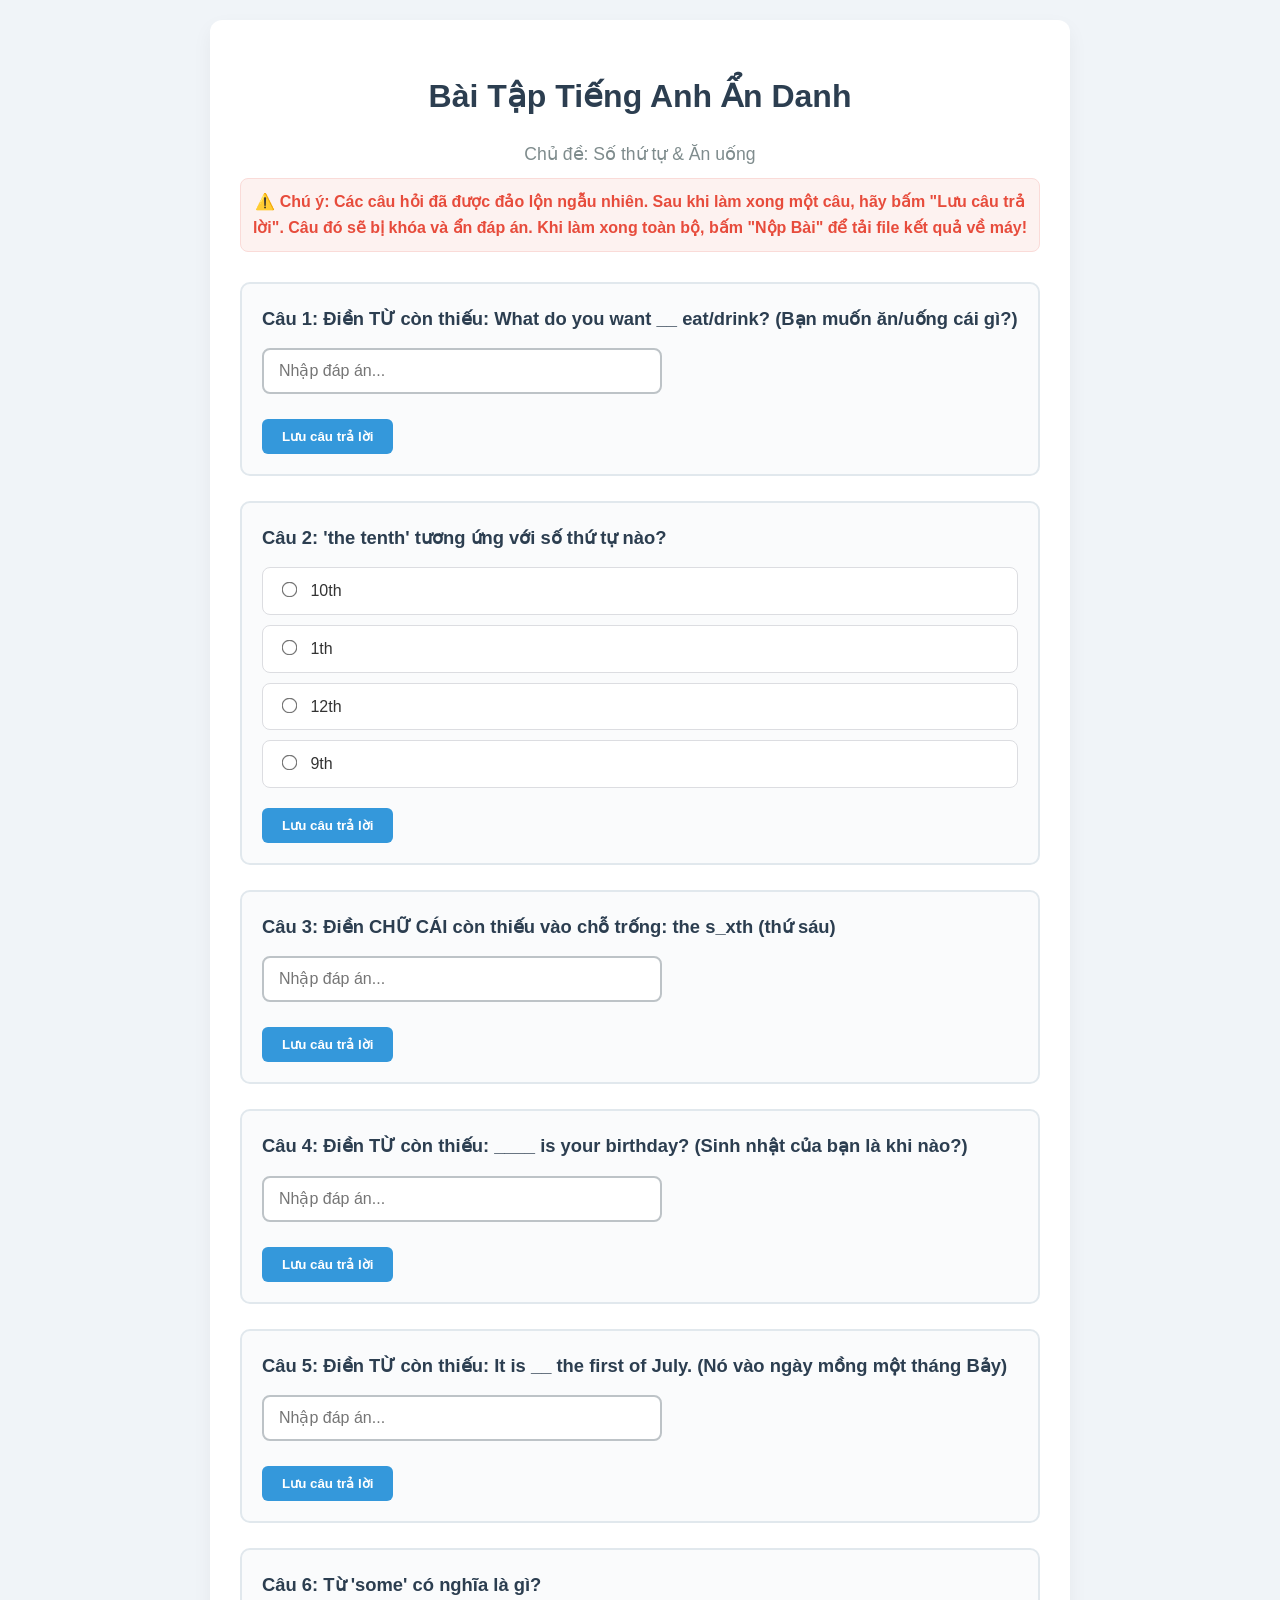
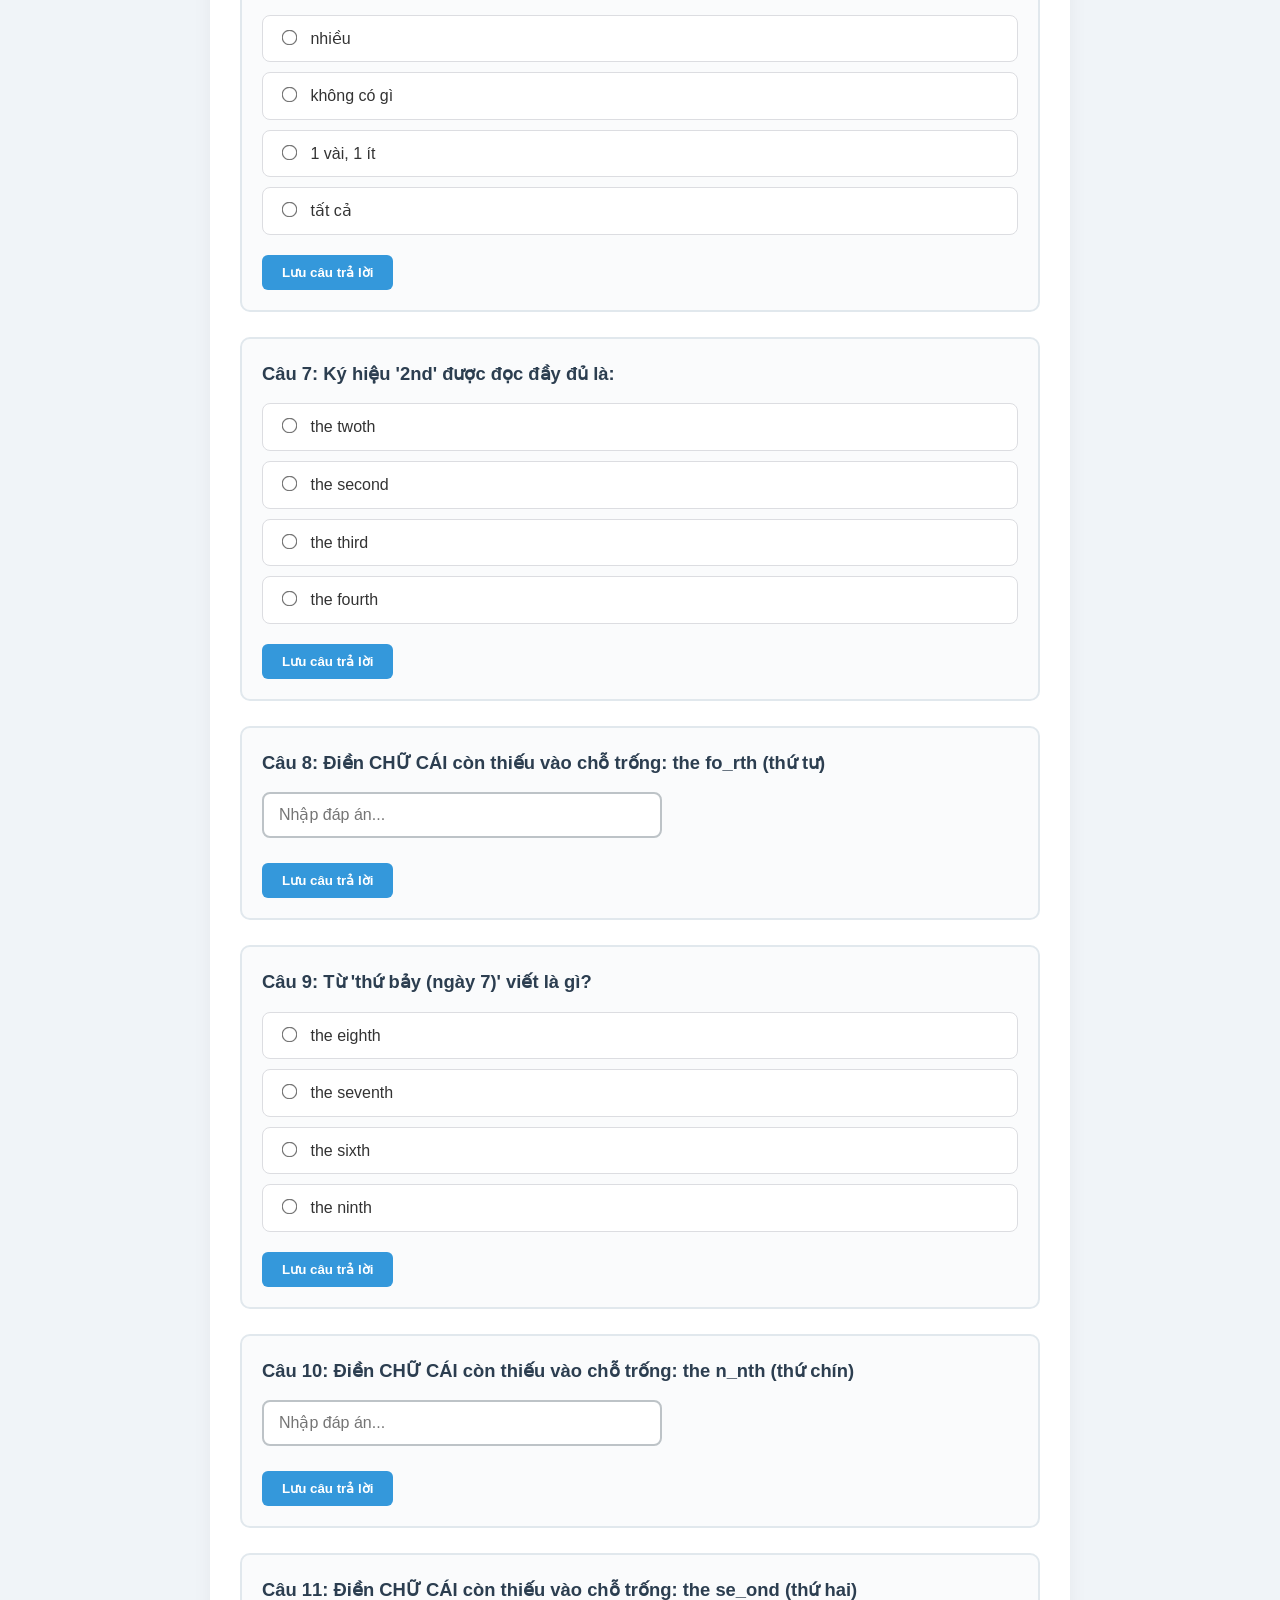
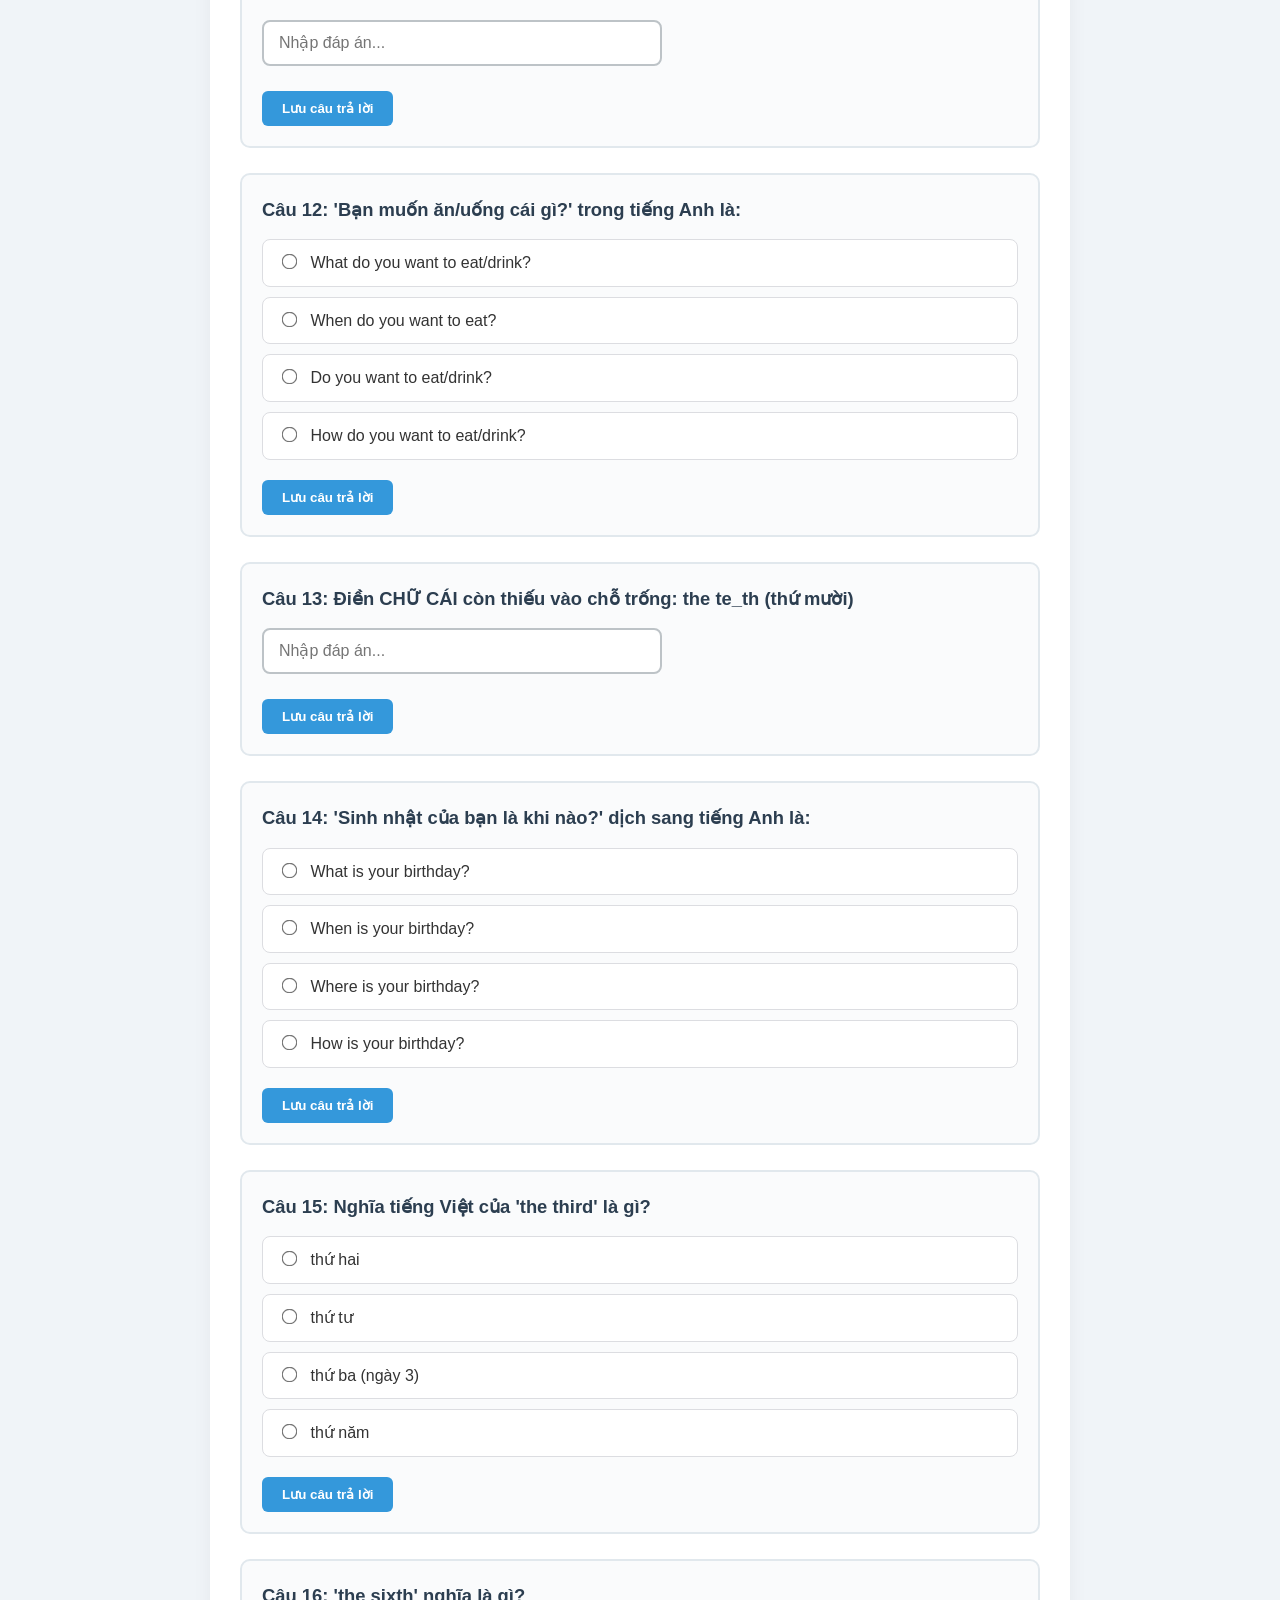
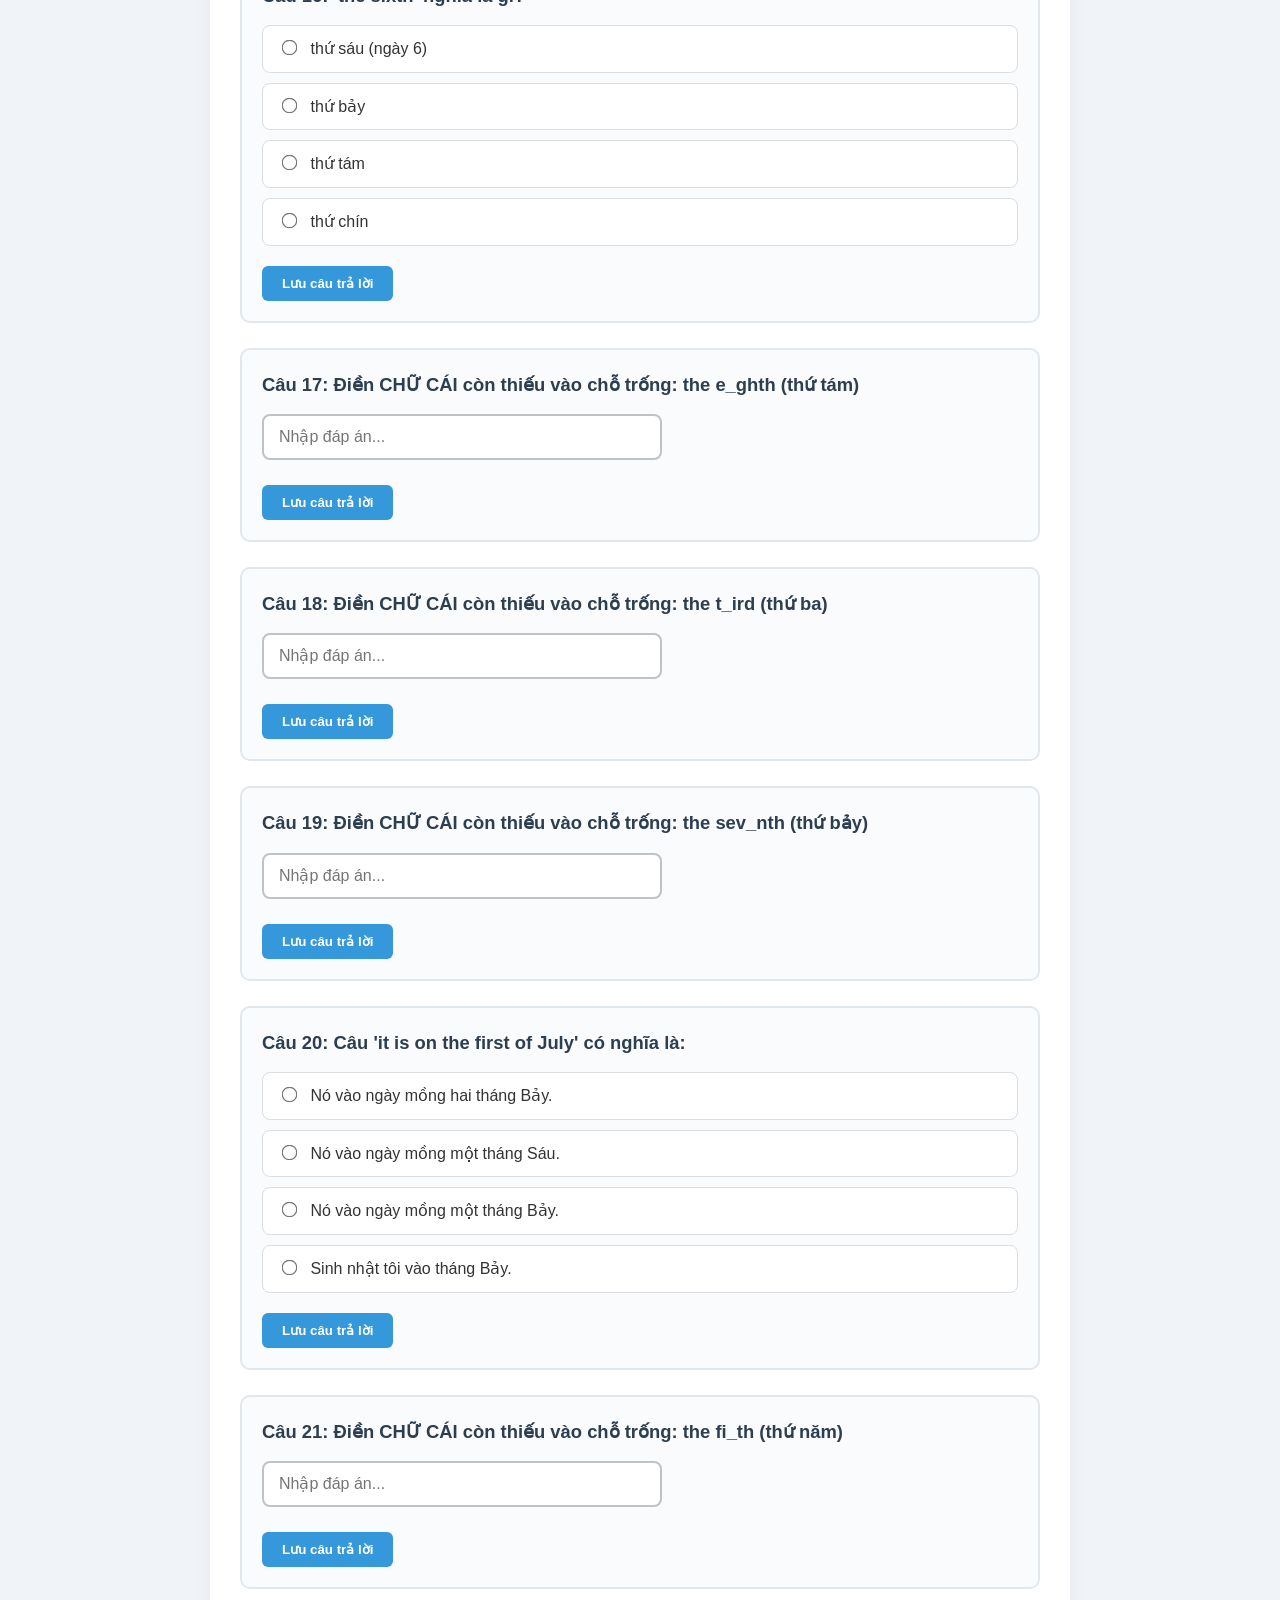
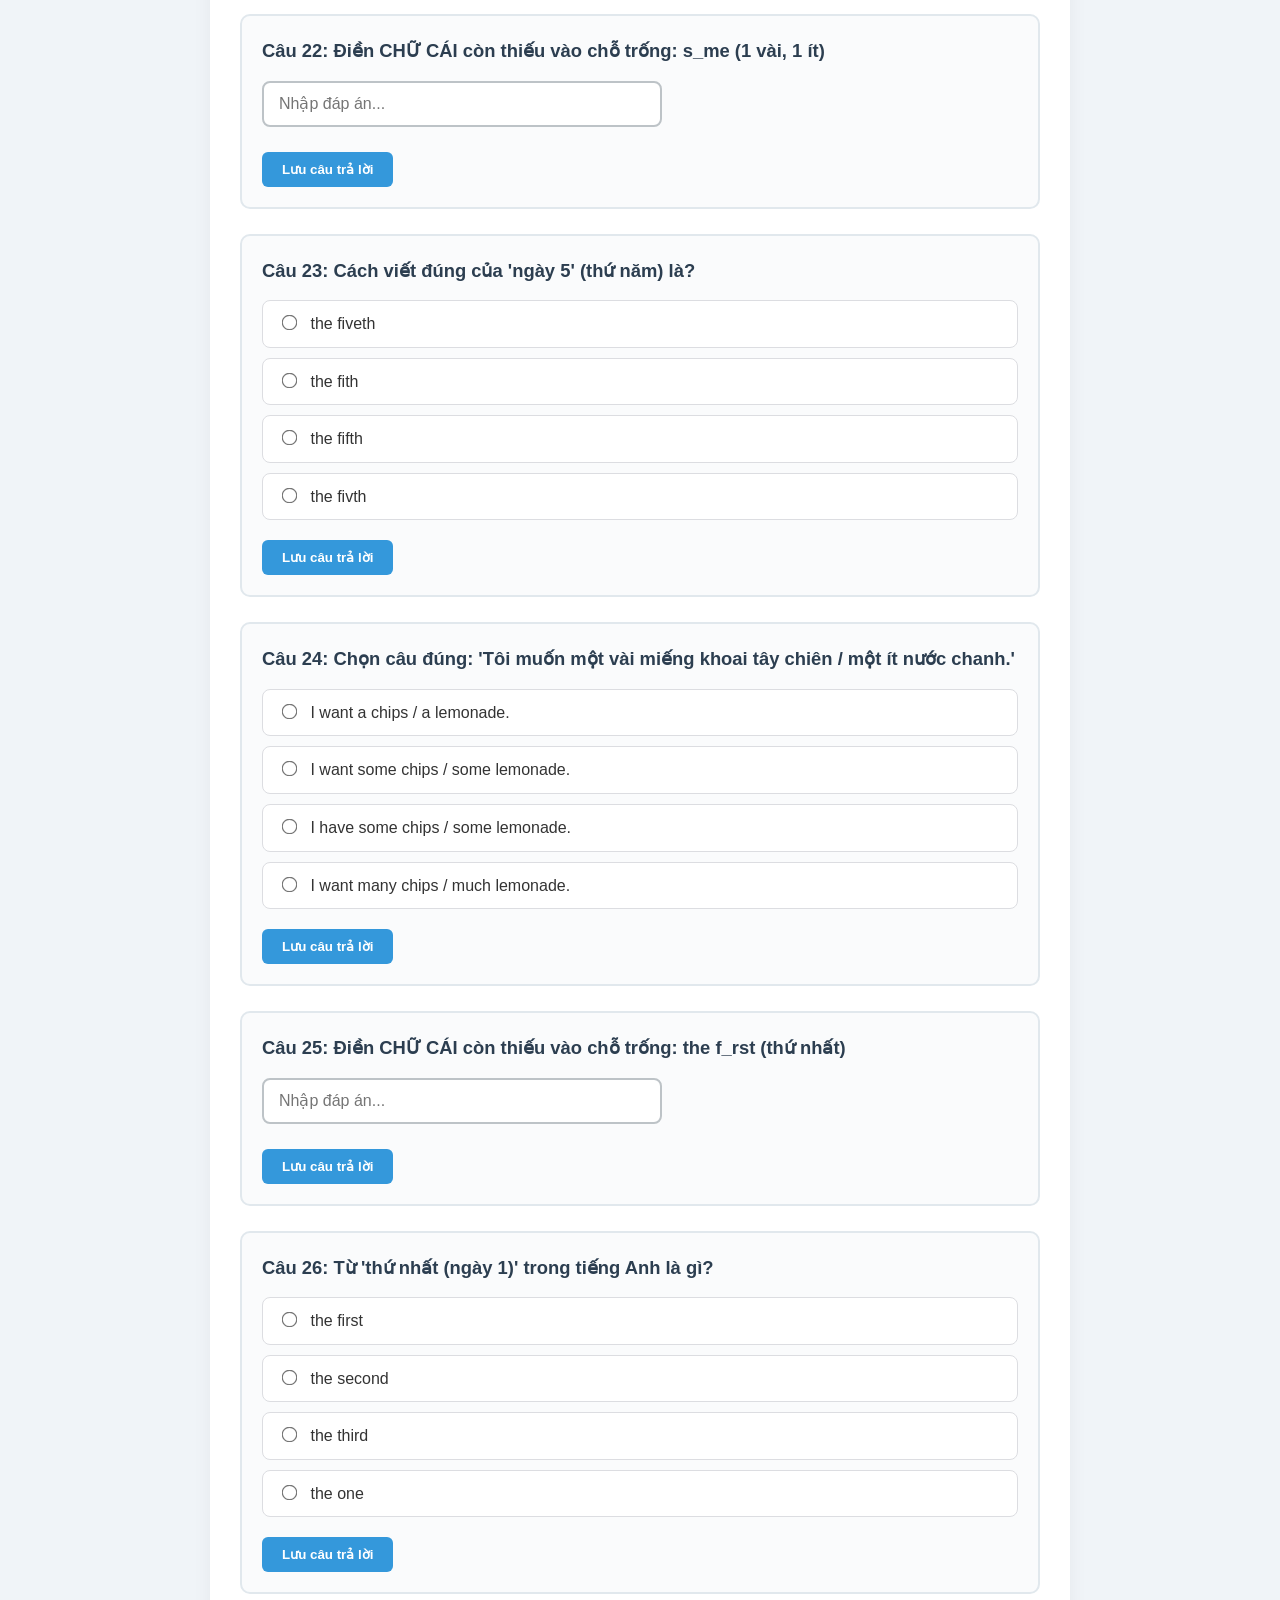
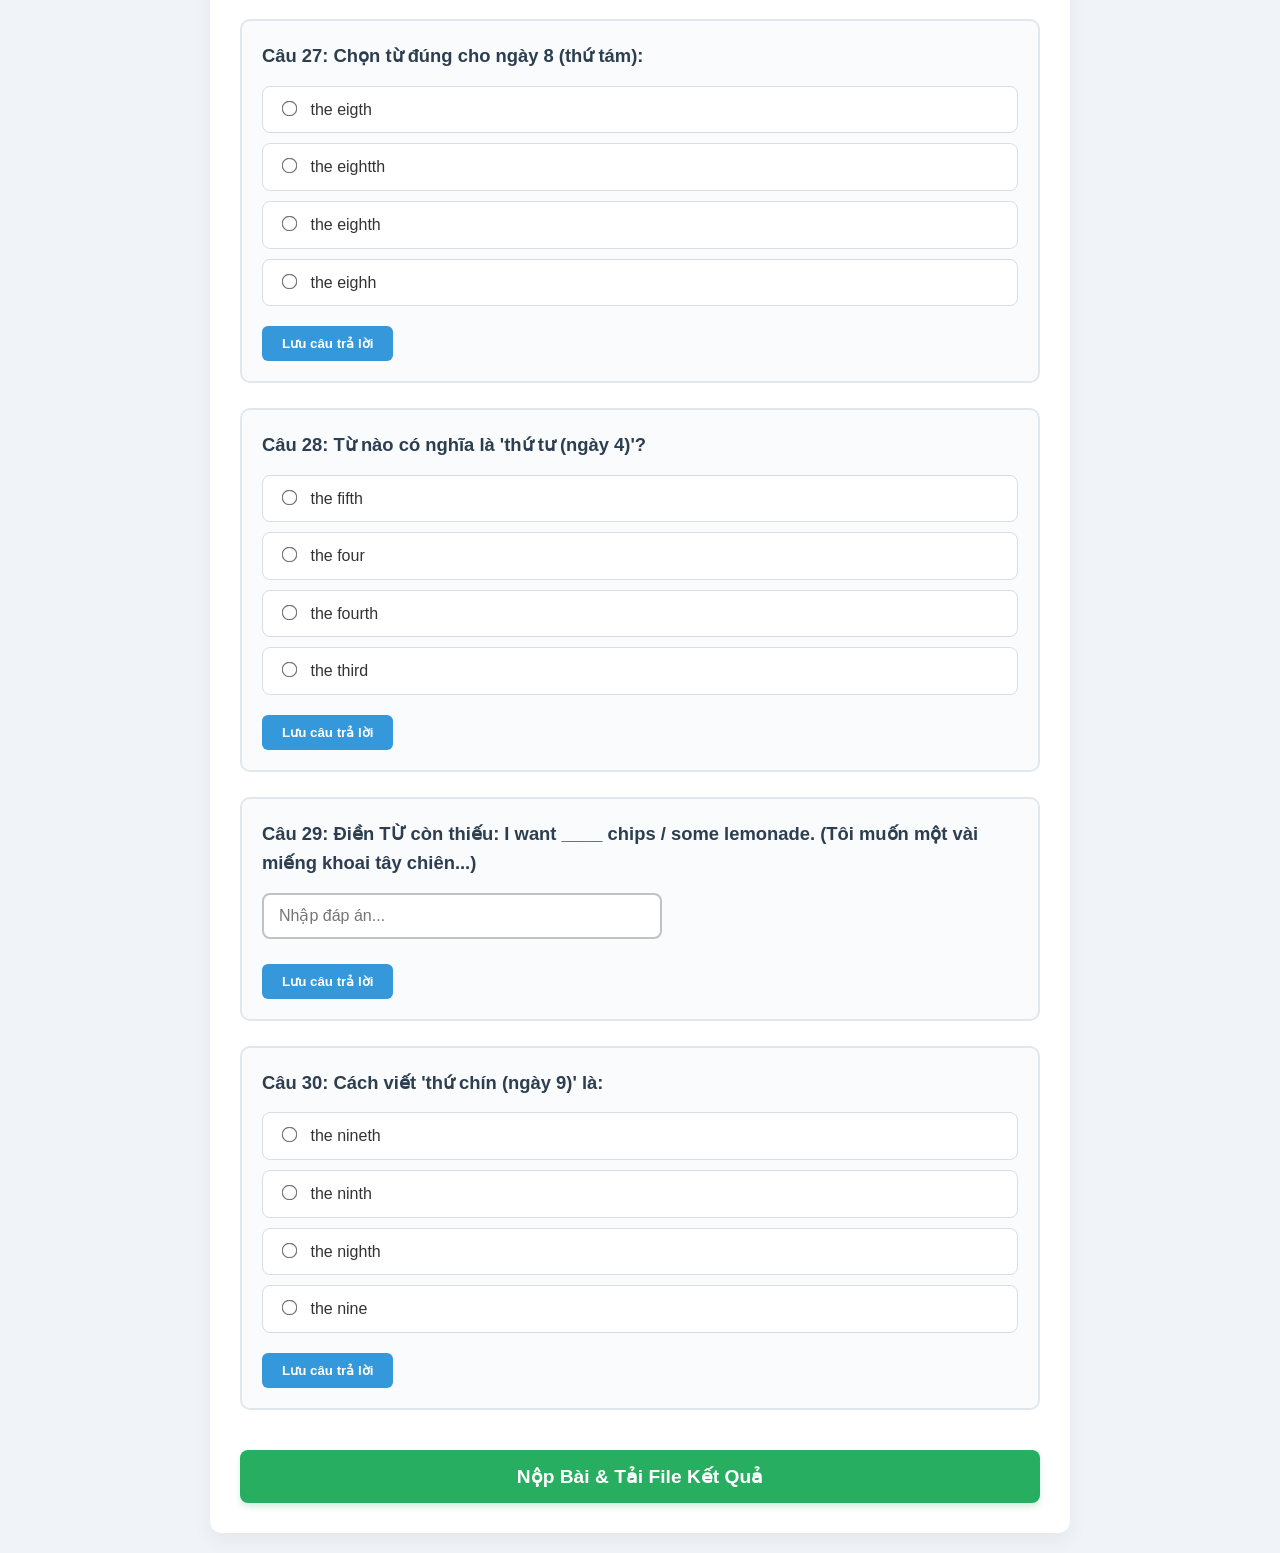
<file: unit4extra.html>
<!DOCTYPE html>
<html lang="vi">
<head>
    <meta charset="UTF-8">
    <meta name="viewport" content="width=device-width, initial-scale=1.0">
    <title>Bài Tập Tương Tác Tiếng Anh (Bản nâng cao)</title>
    <style>
        body { 
            font-family: 'Segoe UI', Tahoma, Geneva, Verdana, sans-serif; 
            background-color: #f0f4f8; 
            color: #333; 
            margin: 0; 
            padding: 20px; 
            line-height: 1.6;
        }
        h1 { 
            text-align: center; 
            color: #2c3e50; 
            margin-bottom: 5px;
        }
        p.subtitle {
            text-align: center;
            color: #7f8c8d;
            margin-bottom: 10px;
            font-size: 1.1em;
        }
        .instruction {
            text-align: center;
            color: #e74c3c;
            font-weight: bold;
            margin-bottom: 30px;
            background: #fdf2f0;
            padding: 10px;
            border-radius: 8px;
            border: 1px solid #fadbd8;
            max-width: 800px;
            margin-left: auto;
            margin-right: auto;
        }
        .container { 
            max-width: 800px; 
            margin: 0 auto; 
            background: #fff; 
            padding: 30px; 
            border-radius: 12px; 
            box-shadow: 0 8px 20px rgba(0,0,0,0.05); 
        }
        .question-card { 
            margin-bottom: 25px; 
            padding: 20px; 
            border: 2px solid #e1e8ed; 
            border-radius: 10px; 
            background: #fafbfc; 
            transition: all 0.3s ease; 
        }
        .question-card:hover:not(.locked) { 
            border-color: #3498db; 
            box-shadow: 0 4px 10px rgba(52, 152, 219, 0.1);
        }
        .question-card.locked {
            background-color: #f9f9f9;
            border-color: #dcdde1;
        }
        .question-title { 
            font-weight: bold; 
            margin-bottom: 15px; 
            font-size: 1.15em; 
            color: #2c3e50; 
        }
        .options label { 
            display: block; 
            margin-bottom: 10px; 
            cursor: pointer; 
            padding: 10px 15px; 
            border-radius: 8px; 
            background: #fff;
            border: 1px solid #dcdde1;
            transition: background 0.2s, border 0.2s; 
        }
        .options label:hover { 
            background: #f1f8ff; 
            border-color: #3498db;
        }
        input[type="radio"] {
            margin-right: 10px;
            transform: scale(1.2);
        }
        input[type="text"] { 
            padding: 12px 15px; 
            font-size: 1em; 
            border: 2px solid #bdc3c7; 
            border-radius: 8px; 
            width: 100%; 
            max-width: 400px; 
            transition: border 0.3s;
            box-sizing: border-box;
            display: block;
            margin-bottom: 15px;
        }
        input[type="text"]:focus { 
            outline: none; 
            border-color: #3498db; 
        }
        .btn-save {
            background-color: #3498db;
            color: white;
            border: none;
            padding: 10px 20px;
            border-radius: 6px;
            cursor: pointer;
            font-weight: bold;
            margin-top: 10px;
            transition: background 0.2s;
        }
        .btn-save:hover {
            background-color: #2980b9;
        }
        .btn-submit { 
            display: block; 
            width: 100%; 
            padding: 15px; 
            background-color: #27ae60; 
            color: white; 
            border: none; 
            border-radius: 8px; 
            font-size: 1.2em; 
            cursor: pointer; 
            transition: background 0.3s; 
            font-weight: bold; 
            margin-top: 40px; 
            box-shadow: 0 4px 6px rgba(39, 174, 96, 0.2);
        }
        .btn-submit:hover:not(:disabled) { 
            background-color: #219150; 
        }
        .btn-submit:disabled {
            background-color: #95a5a6;
            cursor: not-allowed;
            box-shadow: none;
        }
        .saved-msg {
            display: none;
            color: #7f8c8d;
            font-style: italic;
            background: #ecf0f1;
            padding: 10px;
            border-radius: 6px;
            text-align: center;
        }
        #result-message {
            display: none;
            text-align: center;
            margin-top: 20px;
            padding: 20px;
            background: #e8f8f5;
            border: 2px solid #27ae60;
            border-radius: 8px;
            color: #16a085;
            font-weight: bold;
            font-size: 1.1em;
        }
    </style>
</head>
<body>

<div class="container">
    <h1>Bài Tập Tiếng Anh Ẩn Danh</h1>
    <p class="subtitle">Chủ đề: Số thứ tự & Ăn uống</p>
    <div class="instruction">
        ⚠️ Chú ý: Các câu hỏi đã được đảo lộn ngẫu nhiên. Sau khi làm xong một câu, hãy bấm "Lưu câu trả lời". Câu đó sẽ bị khóa và ẩn đáp án. Khi làm xong toàn bộ, bấm "Nộp Bài" để tải file kết quả về máy!
    </div>
    
    <div id="quiz-container">
        <!-- Câu hỏi sẽ được Javascript render tại đây -->
    </div>

    <button id="btn-finish" class="btn-submit" onclick="finishAndDownload()">Nộp Bài & Tải File Kết Quả</button>

    <div id="result-message">
        🎉 Đã nộp bài thành công! File kết quả (chứa đáp án chi tiết và điểm số) đã được tải về máy của bạn.
    </div>
</div>

<script>
    const originalData = [
        { type: "mc", q: "Từ 'thứ nhất (ngày 1)' trong tiếng Anh là gì?", opts: ["the first", "the second", "the third", "the one"], a: "the first" },
        { type: "fill", q: "Điền CHỮ CÁI còn thiếu vào chỗ trống: the f_rst (thứ nhất)", a: "i" },
        { type: "mc", q: "Ký hiệu '2nd' được đọc đầy đủ là:", opts: ["the twoth", "the second", "the third", "the fourth"], a: "the second" },
        { type: "fill", q: "Điền CHỮ CÁI còn thiếu vào chỗ trống: the se_ond (thứ hai)", a: "c" },
        { type: "mc", q: "Nghĩa tiếng Việt của 'the third' là gì?", opts: ["thứ hai", "thứ tư", "thứ ba (ngày 3)", "thứ năm"], a: "thứ ba (ngày 3)" },
        { type: "fill", q: "Điền CHỮ CÁI còn thiếu vào chỗ trống: the t_ird (thứ ba)", a: "h" },
        { type: "mc", q: "Từ nào có nghĩa là 'thứ tư (ngày 4)'?", opts: ["the fifth", "the four", "the fourth", "the third"], a: "the fourth" },
        { type: "fill", q: "Điền CHỮ CÁI còn thiếu vào chỗ trống: the fo_rth (thứ tư)", a: "u" },
        { type: "mc", q: "Cách viết đúng của 'ngày 5' (thứ năm) là?", opts: ["the fiveth", "the fith", "the fifth", "the fivth"], a: "the fifth" },
        { type: "fill", q: "Điền CHỮ CÁI còn thiếu vào chỗ trống: the fi_th (thứ năm)", a: "f" },
        { type: "mc", q: "'the sixth' nghĩa là gì?", opts: ["thứ sáu (ngày 6)", "thứ bảy", "thứ tám", "thứ chín"], a: "thứ sáu (ngày 6)" },
        { type: "fill", q: "Điền CHỮ CÁI còn thiếu vào chỗ trống: the s_xth (thứ sáu)", a: "i" },
        { type: "mc", q: "Từ 'thứ bảy (ngày 7)' viết là gì?", opts: ["the eighth", "the seventh", "the sixth", "the ninth"], a: "the seventh" },
        { type: "fill", q: "Điền CHỮ CÁI còn thiếu vào chỗ trống: the sev_nth (thứ bảy)", a: "e" },
        { type: "mc", q: "Chọn từ đúng cho ngày 8 (thứ tám):", opts: ["the eigth", "the eightth", "the eighth", "the eighh"], a: "the eighth" },
        { type: "fill", q: "Điền CHỮ CÁI còn thiếu vào chỗ trống: the e_ghth (thứ tám)", a: "i" },
        { type: "mc", q: "Cách viết 'thứ chín (ngày 9)' là:", opts: ["the nineth", "the ninth", "the nighth", "the nine"], a: "the ninth" },
        { type: "fill", q: "Điền CHỮ CÁI còn thiếu vào chỗ trống: the n_nth (thứ chín)", a: "i" },
        { type: "mc", q: "'the tenth' tương ứng với số thứ tự nào?", opts: ["10th", "1th", "12th", "9th"], a: "10th" },
        { type: "fill", q: "Điền CHỮ CÁI còn thiếu vào chỗ trống: the te_th (thứ mười)", a: "n" },
        { type: "mc", q: "'Sinh nhật của bạn là khi nào?' dịch sang tiếng Anh là:", opts: ["What is your birthday?", "When is your birthday?", "Where is your birthday?", "How is your birthday?"], a: "When is your birthday?" },
        { type: "fill", q: "Điền TỪ còn thiếu: ____ is your birthday? (Sinh nhật của bạn là khi nào?)", a: "when" },
        { type: "mc", q: "Câu 'it is on the first of July' có nghĩa là:", opts: ["Nó vào ngày mồng hai tháng Bảy.", "Nó vào ngày mồng một tháng Sáu.", "Nó vào ngày mồng một tháng Bảy.", "Sinh nhật tôi vào tháng Bảy."], a: "Nó vào ngày mồng một tháng Bảy." },
        { type: "fill", q: "Điền TỪ còn thiếu: It is __ the first of July. (Nó vào ngày mồng một tháng Bảy)", a: "on" },
        { type: "mc", q: "'Bạn muốn ăn/uống cái gì?' trong tiếng Anh là:", opts: ["What do you want to eat/drink?", "When do you want to eat?", "Do you want to eat/drink?", "How do you want to eat/drink?"], a: "What do you want to eat/drink?" },
        { type: "fill", q: "Điền TỪ còn thiếu: What do you want __ eat/drink? (Bạn muốn ăn/uống cái gì?)", a: "to" },
        { type: "mc", q: "Chọn câu đúng: 'Tôi muốn một vài miếng khoai tây chiên / một ít nước chanh.'", opts: ["I want a chips / a lemonade.", "I want some chips / some lemonade.", "I have some chips / some lemonade.", "I want many chips / much lemonade."], a: "I want some chips / some lemonade." },
        { type: "fill", q: "Điền TỪ còn thiếu: I want ____ chips / some lemonade. (Tôi muốn một vài miếng khoai tây chiên...)", a: "some" },
        { type: "mc", q: "Từ 'some' có nghĩa là gì?", opts: ["nhiều", "không có gì", "1 vài, 1 ít", "tất cả"], a: "1 vài, 1 ít" },
        { type: "fill", q: "Điền CHỮ CÁI còn thiếu vào chỗ trống: s_me (1 vài, 1 ít)", a: "o" }
    ];

    // Gán ID gốc để dễ quản lý, sau đó xáo trộn mảng
    let quizData = originalData.map((item, idx) => ({ ...item, id: idx }));

    function shuffleArray(array) {
        for (let i = array.length - 1; i > 0; i--) {
            const j = Math.floor(Math.random() * (i + 1));
            [array[i], array[j]] = [array[j], array[i]];
        }
        return array;
    }

    quizData = shuffleArray(quizData);

    const userAnswers = {};
    const container = document.getElementById('quiz-container');

    // Khởi tạo giao diện
    quizData.forEach((item, index) => {
        const card = document.createElement('div');
        card.className = 'question-card';
        card.id = `card-${index}`;

        const qTitle = document.createElement('div');
        qTitle.className = 'question-title';
        qTitle.innerText = `Câu ${index + 1}: ${item.q}`;
        card.appendChild(qTitle);

        const inputArea = document.createElement('div');
        inputArea.id = `input-area-${index}`;

        if (item.type === 'mc') {
            const optionsDiv = document.createElement('div');
            optionsDiv.className = 'options';
            item.opts.forEach((opt) => {
                const label = document.createElement('label');
                label.innerHTML = `<input type="radio" name="q${index}" value="${opt}"> ${opt}`;
                optionsDiv.appendChild(label);
            });
            inputArea.appendChild(optionsDiv);
        } else if (item.type === 'fill') {
            const input = document.createElement('input');
            input.type = 'text';
            input.id = `input${index}`;
            input.placeholder = 'Nhập đáp án...';
            input.autocomplete = 'off';
            inputArea.appendChild(input);
        }

        const btnSave = document.createElement('button');
        btnSave.className = 'btn-save';
        btnSave.innerText = 'Lưu câu trả lời';
        btnSave.onclick = () => saveAnswer(index, item);
        inputArea.appendChild(btnSave);

        card.appendChild(inputArea);

        const savedMsg = document.createElement('div');
        savedMsg.id = `saved-msg-${index}`;
        savedMsg.className = 'saved-msg';
        savedMsg.innerHTML = '🔒 Đã ghi nhận và khóa câu trả lời.';
        card.appendChild(savedMsg);

        container.appendChild(card);
    });

    function saveAnswer(index, item) {
        let answer = "";
        if (item.type === 'mc') {
            const selected = document.querySelector(`input[name="q${index}"]:checked`);
            if (!selected) {
                alert("Vui lòng chọn một đáp án trước khi lưu!");
                return;
            }
            answer = selected.value.trim();
        } else {
            const input = document.getElementById(`input${index}`);
            if (!input.value.trim()) {
                alert("Vui lòng nhập đáp án trước khi lưu!");
                return;
            }
            answer = input.value.trim();
        }

        // Lưu dữ liệu
        userAnswers[index] = {
            q: item.q,
            userAns: answer,
            correctAns: item.a,
            isCorrect: (answer.toLowerCase() === item.a.toLowerCase())
        };

        // Ẩn vùng nhập liệu để người dùng không thấy được đáp án và không sửa được
        document.getElementById(`input-area-${index}`).style.display = 'none';
        document.getElementById(`saved-msg-${index}`).style.display = 'block';
        document.getElementById(`card-${index}`).classList.add('locked');
    }

    function finishAndDownload() {
        const answeredCount = Object.keys(userAnswers).length;
        if (answeredCount < quizData.length) {
            alert(`Bạn mới hoàn thành ${answeredCount}/${quizData.length} câu. Vui lòng làm và nhấn "Lưu" tất cả các câu trước khi nộp bài!`);
            return;
        }

        let score = 0;
        let reportText = "========================================\n";
        reportText += "KẾT QUẢ BÀI KIỂM TRA TIẾNG ANH\n";
        reportText += "Chủ đề: Số thứ tự & Ăn uống\n";
        reportText += `Thời gian hoàn thành: ${new Date().toLocaleString('vi-VN')}\n`;
        reportText += "========================================\n\n";

        let detailsText = "";
        
        quizData.forEach((item, index) => {
            const ansObj = userAnswers[index];
            if (ansObj.isCorrect) score++;

            detailsText += `Câu ${index + 1}: ${ansObj.q}\n`;
            detailsText += `- Đáp án của bạn: ${ansObj.userAns} (${ansObj.isCorrect ? "ĐÚNG" : "SAI"})\n`;
            detailsText += `- Đáp án chuẩn: ${ansObj.correctAns}\n\n`;
        });

        reportText += `TỔNG ĐIỂM: ${score} / ${quizData.length}\n\n`;
        reportText += "CHI TIẾT CÁC CÂU TRẢ LỜI:\n\n" + detailsText;

        // Tạo file .txt để tải về
        const blob = new Blob([reportText], { type: 'text/plain;charset=utf-8' });
        const url = URL.createObjectURL(blob);
        const a = document.createElement('a');
        a.href = url;
        a.download = `Ket_Qua_Bai_Tap_${new Date().getTime()}.txt`;
        document.body.appendChild(a);
        a.click();
        
        // Dọn dẹp
        document.body.removeChild(a);
        URL.revokeObjectURL(url);

        // Đổi trạng thái nút
        const btn = document.getElementById('btn-finish');
        btn.innerText = "Đã Nộp Bài & Tải Kết Quả Thành Công";
        btn.disabled = true;

        document.getElementById('result-message').style.display = 'block';
        window.scrollTo({ top: document.body.scrollHeight, behavior: 'smooth' });
    }
</script>
</body>
</html>
</file>
<file: style.css>
:root {
    --bg-primary: #0a0e17;
    --bg-card: #161b22;
    --border-color: #30363d;
    --text-primary: #e5e7eb;
    --text-secondary: #9ca3af;
    --text-muted: #6b7280;
    --cyan: #00d4ff;
    --purple: #a855f7;
    --green: #10b981;
    --red: #ef4444;
    --orange: #fb923c;
    --shadow-3d: 0 8px 32px rgba(0,0,0,0.6), inset 0 -4px 0 rgba(0,0,0,0.4);
}

* { margin: 0; padding: 0; box-sizing: border-box; }

body {
    font-family: 'Segoe UI', Tahoma, Geneva, Verdana, sans-serif;
    background: var(--bg-primary);
    color: var(--text-primary);
    min-height: 100vh;
    padding: 20px;
}

/* ===== LOGIN ===== */
#loginScreen {
    display: flex;
    justify-content: center;
    align-items: center;
    min-height: 80vh;
    position: relative;
}

.login-card {
    background: var(--bg-card);
    border: 1px solid var(--border-color);
    border-radius: 16px;
    padding: 50px 40px;
    max-width: 460px;
    width: 100%;
    box-shadow: var(--shadow-3d);
    text-align: center;
}

.login-card::before {
    content: '';
    position: absolute;
    top: -1px;
    left: 15%;
    right: 15%;
    height: 2px;
    background: linear-gradient(90deg, transparent, var(--cyan), var(--purple), transparent);
    opacity: 0.6;
}

.login-icon { font-size: 4rem; margin-bottom: 12px; display: block; animation: float 3s ease-in-out infinite; }
@keyframes float { 0%,100% { transform: translateY(0); } 50% { transform: translateY(-10px); } }

.login-title {
    font-size: 2rem;
    font-weight: 600;
    background: linear-gradient(135deg, var(--cyan), var(--purple));
    -webkit-background-clip: text;
    -webkit-text-fill-color: transparent;
    margin-bottom: 6px;
}

.login-subtitle { color: var(--text-secondary); margin-bottom: 28px; }

.login-input-group { display: flex; flex-direction: column; gap: 14px; }

.login-input {
    background: var(--bg-primary);
    border: 2px solid var(--border-color);
    border-radius: 8px;
    padding: 14px 18px;
    font-size: 1rem;
    color: var(--text-primary);
    outline: none;
    transition: border-color 0.3s;
}

.login-input:focus { border-color: var(--cyan); }

.login-btn {
    background: linear-gradient(135deg, var(--cyan), var(--purple));
    color: #fff;
    border: none;
    border-radius: 8px;
    padding: 14px;
    font-size: 1rem;
    font-weight: 600;
    cursor: pointer;
    transition: all 0.3s;
}

.login-btn:hover { transform: translateY(-2px); box-shadow: 0 4px 20px rgba(0,212,255,0.3); }

.login-error { color: var(--red); font-size: 0.85rem; margin-top: 12px; min-height: 24px; }

.login-footer { margin-top: 20px; padding-top: 16px; border-top: 1px solid rgba(255,255,255,0.05); }
.login-hint { color: var(--text-muted); font-size: 0.8rem; }

/* ===== QUIZ HEADER ===== */
#quizContent { display: none; }

.quiz-header {
    display: flex;
    justify-content: space-between;
    align-items: center;
    background: var(--bg-card);
    border: 1px solid var(--border-color);
    border-radius: 8px;
    padding: 12px 20px;
    margin-bottom: 20px;
    flex-wrap: wrap;
    gap: 10px;
    box-shadow: var(--shadow-3d);
}

.user-badge { display: flex; align-items: center; gap: 12px; }
.user-avatar { font-size: 1.6rem; }
.user-name { font-weight: 600; color: var(--cyan); }
.user-status { font-size: 0.8rem; color: var(--green); }

.header-actions { display: flex; gap: 10px; flex-wrap: wrap; }

.btn-camera, .btn-logout {
    padding: 6px 16px;
    border-radius: 6px;
    border: 1px solid var(--border-color);
    background: transparent;
    color: var(--text-secondary);
    cursor: pointer;
    font-size: 0.85rem;
    transition: all 0.3s;
}

.btn-camera:hover { border-color: var(--cyan); color: var(--cyan); }
.btn-logout:hover { border-color: var(--red); color: var(--red); }

/* ===== CAMERA ===== */
.camera-container {
    background: var(--bg-card);
    border: 1px solid var(--border-color);
    border-radius: 8px;
    padding: 16px;
    margin-bottom: 20px;
    text-align: center;
}
.camera-container video { width: 100%; max-width: 480px; border-radius: 8px; border: 1px solid var(--border-color); }
.btn-close-camera {
    margin-top: 10px;
    padding: 6px 20px;
    border-radius: 6px;
    border: 1px solid var(--red);
    background: transparent;
    color: var(--red);
    cursor: pointer;
    font-size: 0.85rem;
}

/* ===== QUIZ ===== */
h1 {
    text-align: center;
    font-size: 1.8rem;
    background: linear-gradient(135deg, var(--cyan), var(--purple));
    -webkit-background-clip: text;
    -webkit-text-fill-color: transparent;
    margin-bottom: 8px;
}

.description {
    text-align: center;
    color: var(--text-secondary);
    margin-bottom: 24px;
    padding: 12px 20px;
    background: rgba(16,185,129,0.05);
    border-left: 3px solid var(--green);
    border-radius: 6px;
}

fieldset {
    background: var(--bg-card);
    border: 1px solid var(--border-color);
    border-radius: 12px;
    padding: 20px 24px;
    margin-bottom: 16px;
    box-shadow: var(--shadow-3d);
    transition: all 0.3s;
}

fieldset:hover { border-color: var(--cyan); }
legend { font-weight: 600; color: var(--cyan); padding: 0 12px 0 0; }

label {
    display: flex;
    align-items: center;
    padding: 8px 12px;
    margin: 4px 0;
    border-radius: 6px;
    cursor: pointer;
    transition: background 0.2s;
    color: var(--text-secondary);
}

label:hover { background: rgba(0,212,255,0.05); color: var(--text-primary); }

input[type="radio"] {
    appearance: none;
    width: 18px;
    height: 18px;
    min-width: 18px;
    border: 2px solid var(--border-color);
    border-radius: 50%;
    margin-right: 12px;
    transition: all 0.3s;
    background: var(--bg-primary);
}

input[type="radio"]:checked {
    border-color: var(--cyan);
    background: var(--cyan);
    box-shadow: 0 0 20px rgba(0,212,255,0.3);
}

input[type="radio"]:checked::after {
    content: '';
    display: block;
    width: 6px;
    height: 6px;
    background: #fff;
    border-radius: 50%;
    margin: 4px auto;
}

#feedback_1, #feedback_2, #feedback_3, #feedback_4, #feedback_5,
#feedback_6, #feedback_7, #feedback_8, #feedback_9, #feedback_10,
#feedback_11, #feedback_12, #feedback_13, #feedback_14, #feedback_15,
#feedback_16, #feedback_17, #feedback_18, #feedback_19, #feedback_20,
#feedback_21, #feedback_22, #feedback_23, #feedback_24, #feedback_25,
#feedback_26, #feedback_27, #feedback_28, #feedback_29, #feedback_30,
#feedback_31, #feedback_32, #feedback_33, #feedback_34, #feedback_35,
#feedback_36, #feedback_37, #feedback_38 {
    margin-top: 10px;
    padding: 8px 12px;
    border-radius: 4px;
    font-size: 0.85rem;
    background: rgba(0,0,0,0.3);
}

/* ===== BUTTONS ===== */
.btn-group { display: flex; gap: 12px; flex-wrap: wrap; margin-top: 20px; }

.btn-submit, .btn-reset {
    padding: 12px 28px;
    border: none;
    border-radius: 8px;
    font-size: 1rem;
    font-weight: 600;
    cursor: pointer;
    transition: all 0.3s;
}

.btn-submit {
    background: linear-gradient(135deg, var(--cyan), var(--purple));
    color: #fff;
}

.btn-submit:hover { transform: translateY(-2px); box-shadow: 0 4px 20px rgba(0,212,255,0.3); }

.btn-reset {
    background: transparent;
    border: 1px solid var(--border-color);
    color: var(--text-secondary);
}

.btn-reset:hover { border-color: var(--red); color: var(--red); }

/* ===== RESULT ===== */
#resultSummary {
    margin-top: 24px;
    padding: 20px;
    background: var(--bg-card);
    border: 1px solid var(--border-color);
    border-radius: 8px;
    box-shadow: var(--shadow-3d);
}

hr {
    border: none;
    height: 1px;
    background: linear-gradient(90deg, transparent, var(--border-color), var(--cyan), var(--border-color), transparent);
    margin: 20px 0;
}

::-webkit-scrollbar { width: 6px; height: 6px; }
::-webkit-scrollbar-track { background: var(--bg-primary); }
::-webkit-scrollbar-thumb { background: var(--border-color); border-radius: 3px; }
::-webkit-scrollbar-thumb:hover { background: var(--cyan); }
</file>
